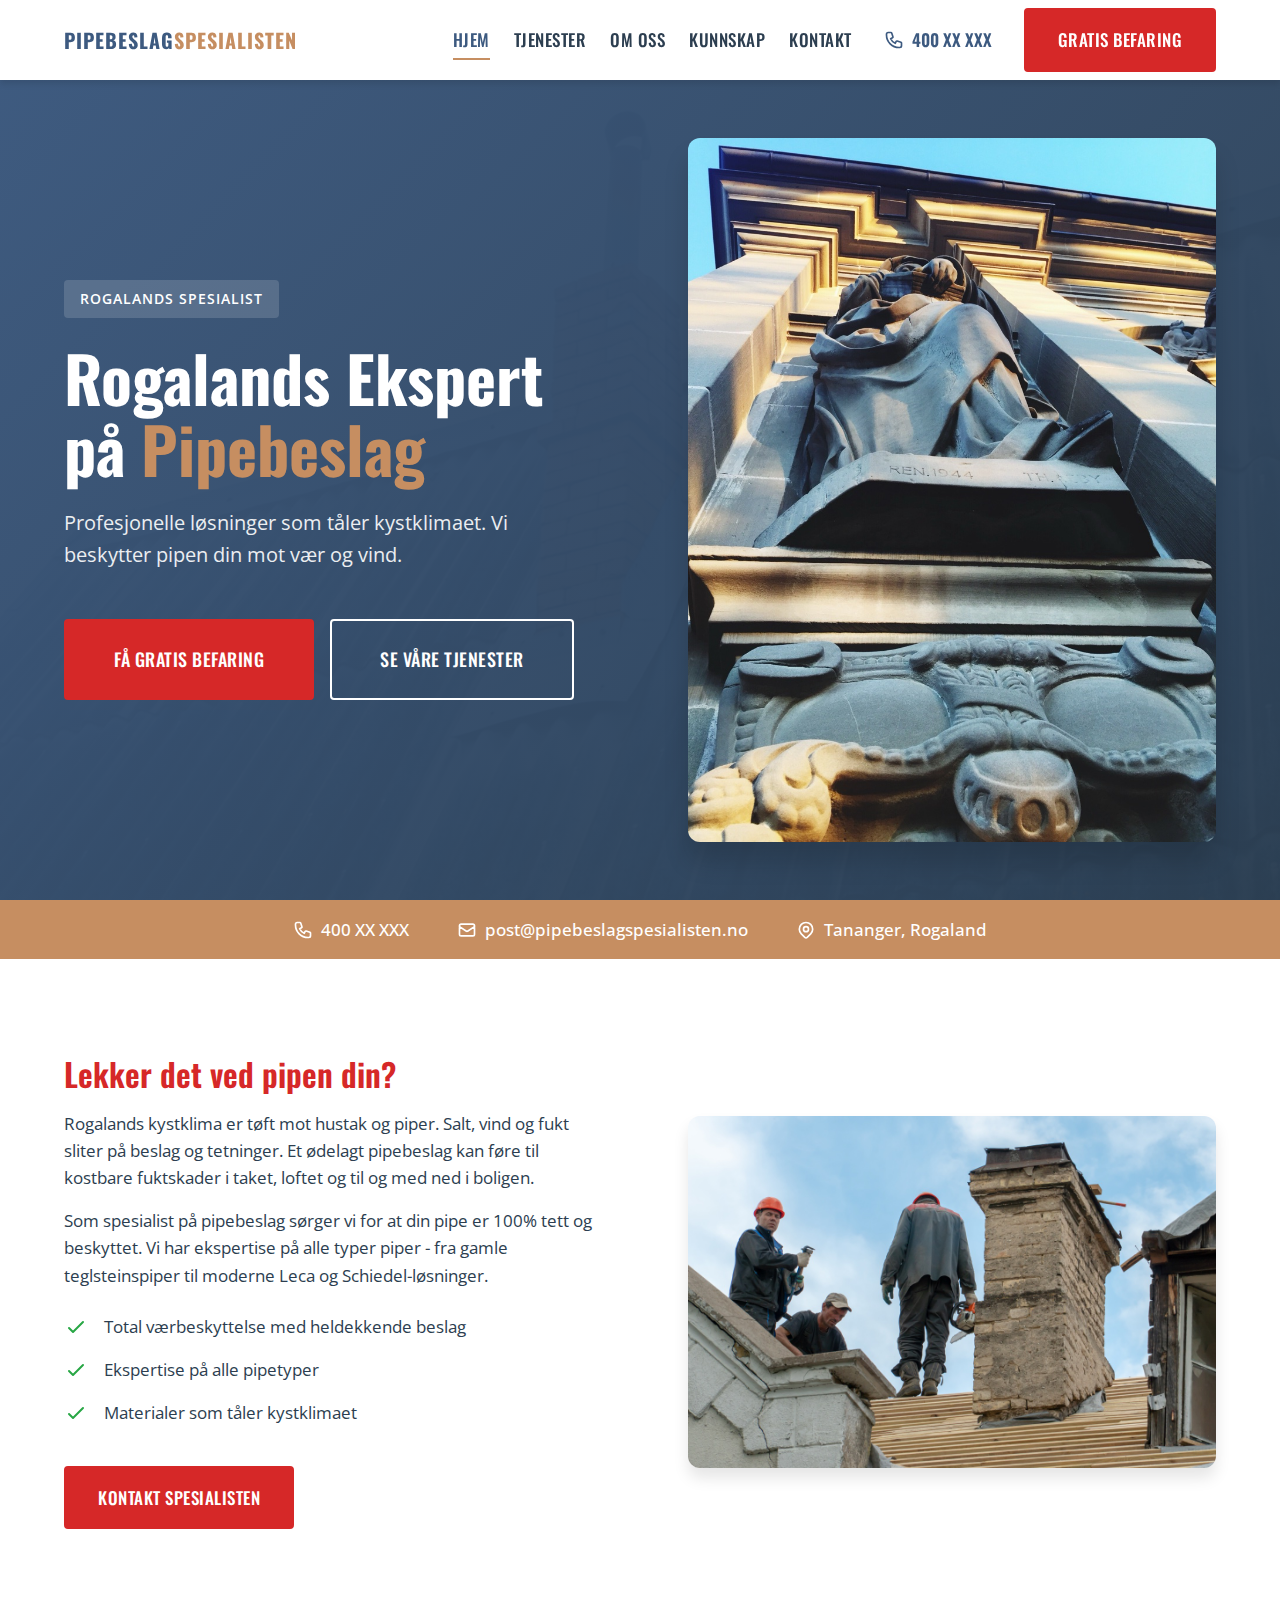
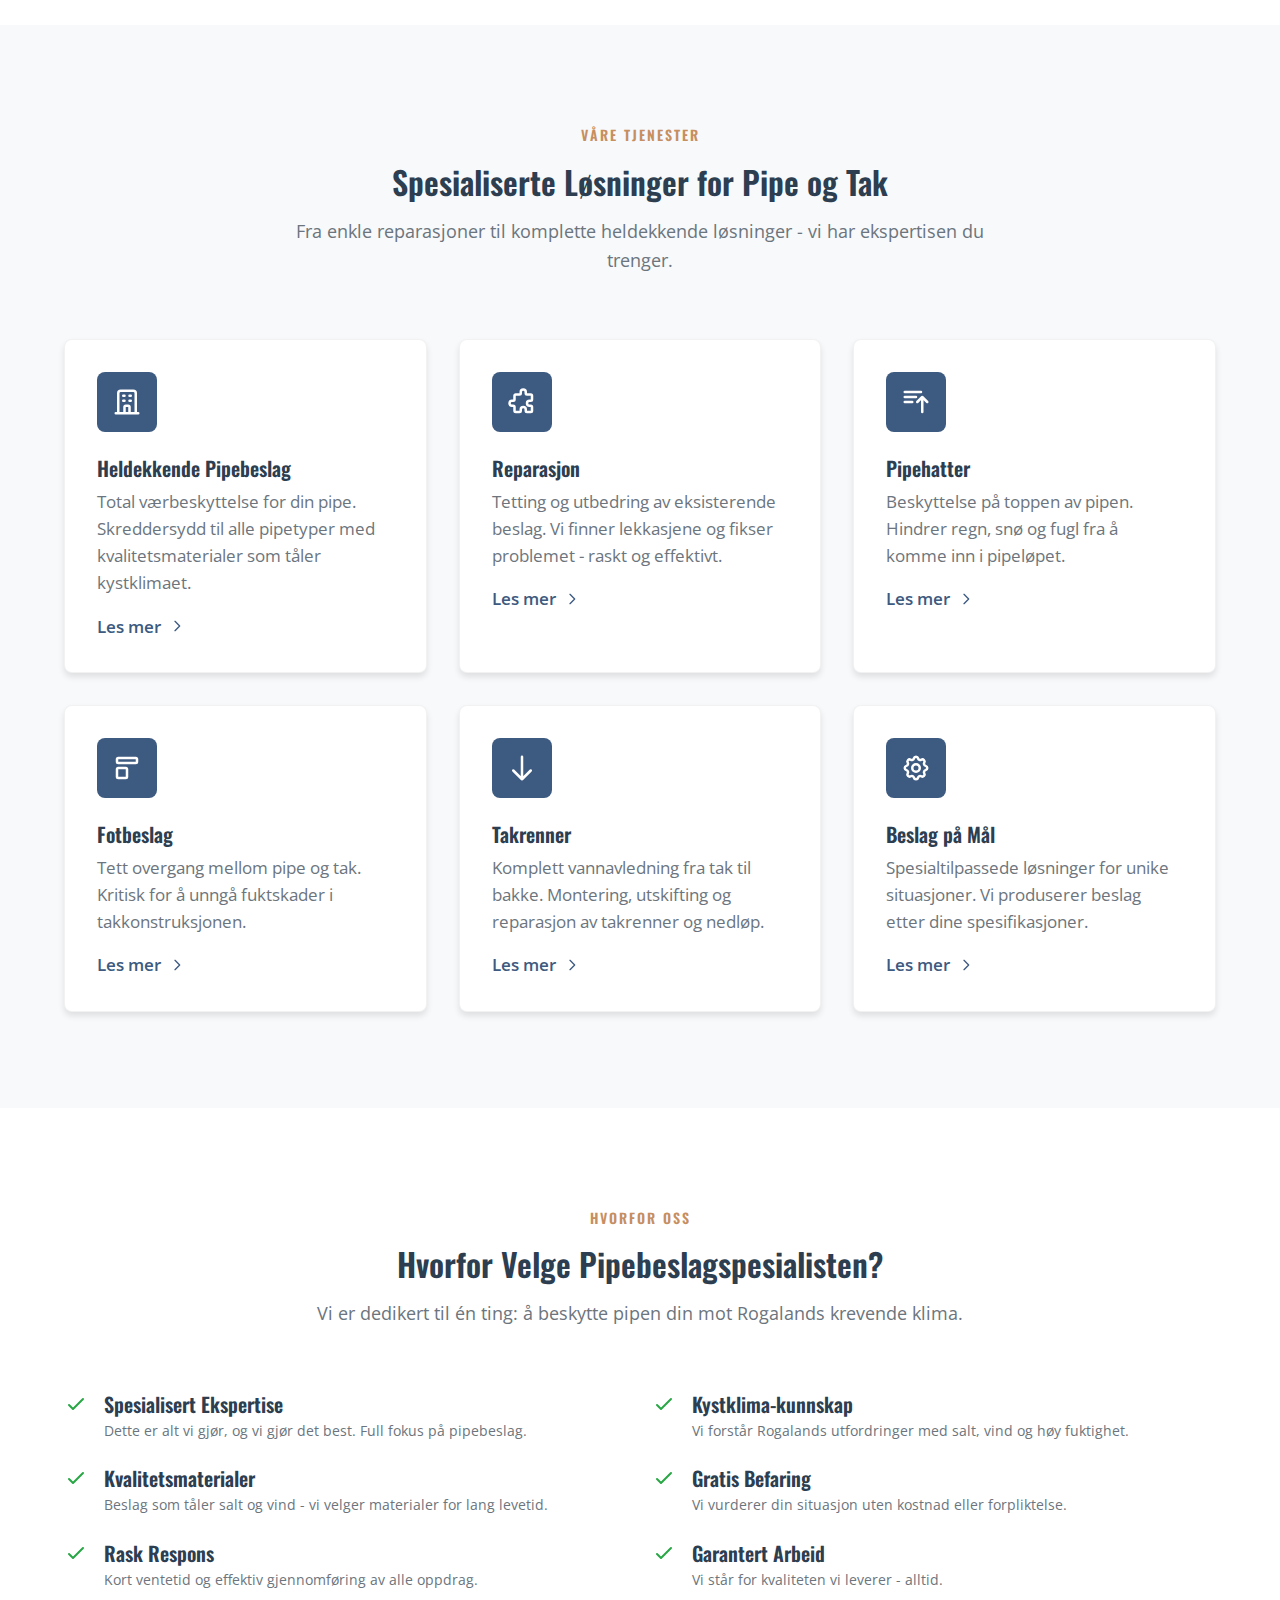
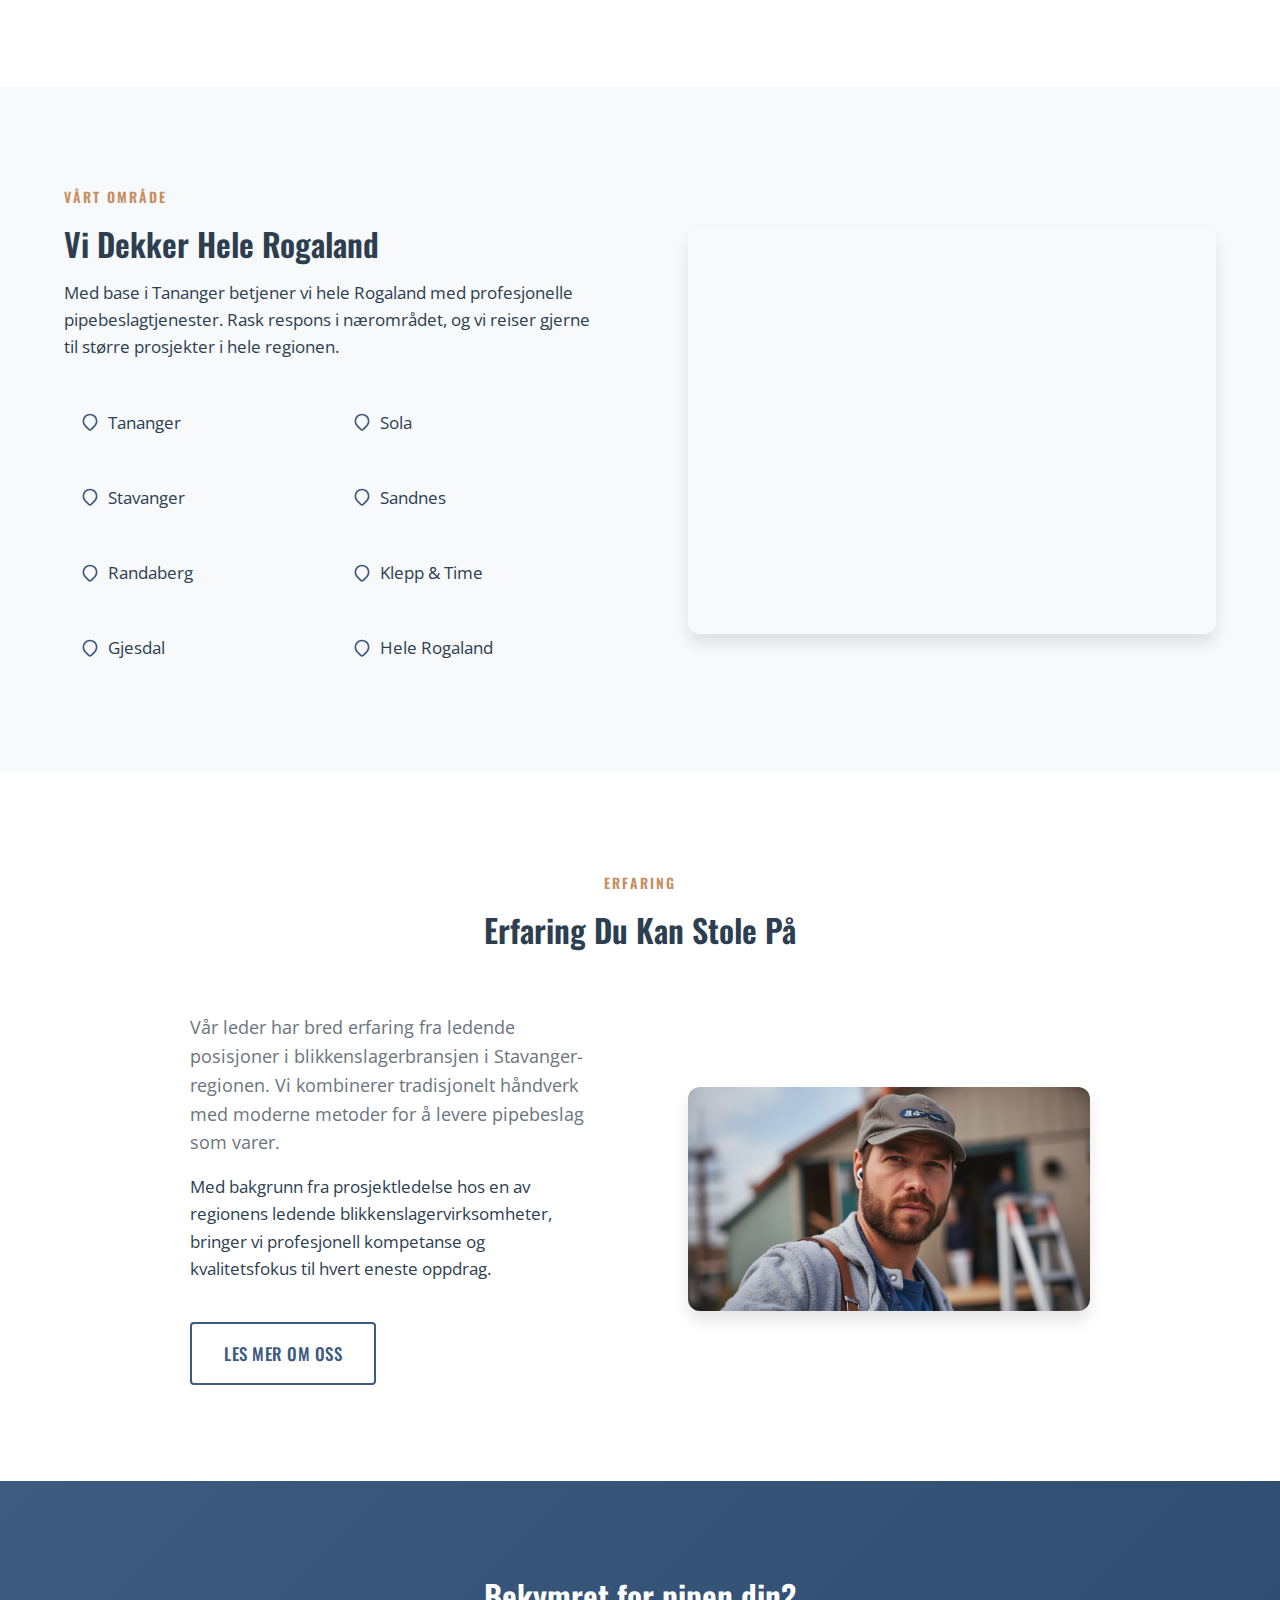
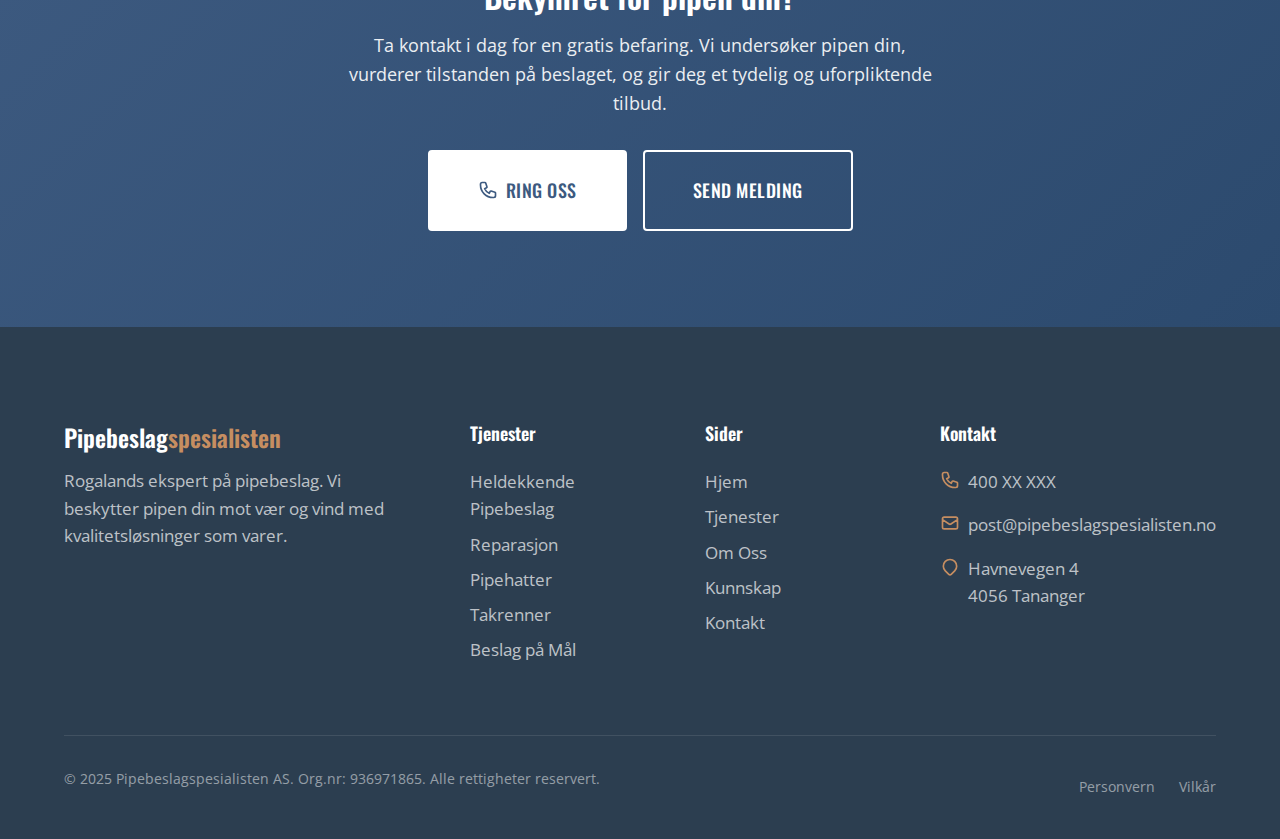
<file: index.html>
<!DOCTYPE html>
<html lang="nb">
<head>
    <meta charset="UTF-8">
    <meta name="viewport" content="width=device-width, initial-scale=1.0">
    <meta http-equiv="X-UA-Compatible" content="IE=edge">

    <!-- SEO Meta Tags -->
    <title>Pipebeslag Stavanger & Rogaland | Pipebeslagspesialisten AS</title>
    <meta name="description" content="Spesialist på pipebeslag i Stavanger, Sola og Rogaland. Heldekkende pipebeslag, reparasjon, pipehatter. Gratis befaring. Ring oss!">
    <meta name="keywords" content="pipebeslag, stavanger, rogaland, heldekkende pipebeslag, pipehatt, takrenner, blikkenslager, tananger, sola">
    <meta name="author" content="Pipebeslagspesialisten AS">
    <meta name="robots" content="index, follow">

    <!-- Canonical URL -->
    <link rel="canonical" href="https://pipebeslagspesialisten.no/">

    <!-- Open Graph / Social Media -->
    <meta property="og:type" content="website">
    <meta property="og:url" content="https://pipebeslagspesialisten.no/">
    <meta property="og:title" content="Pipebeslag Stavanger & Rogaland | Pipebeslagspesialisten AS">
    <meta property="og:description" content="Spesialist på pipebeslag i Stavanger, Sola og Rogaland. Heldekkende pipebeslag, reparasjon, pipehatter. Gratis befaring.">
    <meta property="og:locale" content="nb_NO">

    <!-- Favicon -->
    <link rel="icon" type="image/x-icon" href="favicon.ico">

    <!-- Google Fonts -->
    <link rel="preconnect" href="https://fonts.googleapis.com">
    <link rel="preconnect" href="https://fonts.gstatic.com" crossorigin>
    <link href="https://fonts.googleapis.com/css2?family=Open+Sans:wght@400;500;600;700&family=Oswald:wght@400;500;600;700&display=swap" rel="stylesheet">

    <!-- Stylesheets -->
    <link rel="stylesheet" href="css/style.css">
    <link rel="stylesheet" href="css/responsive.css">

    <!-- Schema.org Structured Data -->
    <script type="application/ld+json">
    {
        "@context": "https://schema.org",
        "@type": "RoofingContractor",
        "name": "Pipebeslagspesialisten AS",
        "description": "Spesialist på pipebeslag i Stavanger og Rogaland. Heldekkende pipebeslag, reparasjon, pipehatter for alle pipetyper.",
        "url": "https://pipebeslagspesialisten.no",
        "telephone": "+4740000000",
        "email": "post@pipebeslagspesialisten.no",
        "address": {
            "@type": "PostalAddress",
            "streetAddress": "Havnevegen 4",
            "addressLocality": "Tananger",
            "postalCode": "4056",
            "addressCountry": "NO"
        },
        "geo": {
            "@type": "GeoCoordinates",
            "latitude": 58.9339,
            "longitude": 5.5781
        },
        "areaServed": [
            "Tananger",
            "Sola",
            "Stavanger",
            "Sandnes",
            "Randaberg",
            "Rogaland"
        ],
        "priceRange": "$$",
        "openingHoursSpecification": {
            "@type": "OpeningHoursSpecification",
            "dayOfWeek": ["Monday", "Tuesday", "Wednesday", "Thursday", "Friday"],
            "opens": "07:00",
            "closes": "16:00"
        }
    }
    </script>
</head>
<body>
    <!-- Header -->
    <header class="header">
        <div class="container header__container">
            <a href="index.html" class="header__logo">
                <span class="header__logo-text">Pipebeslag<span>spesialisten</span></span>
            </a>

            <nav class="nav">
                <div class="nav__overlay"></div>
                <ul class="nav__list">
                    <li><a href="index.html" class="nav__link nav__link--active">Hjem</a></li>
                    <li><a href="tjenester.html" class="nav__link">Tjenester</a></li>
                    <li><a href="om-oss.html" class="nav__link">Om Oss</a></li>
                    <li><a href="kunnskap.html" class="nav__link">Kunnskap</a></li>
                    <li><a href="kontakt.html" class="nav__link">Kontakt</a></li>
                </ul>
                <a href="tel:+4740000000" class="nav__phone">
                    <svg xmlns="http://www.w3.org/2000/svg" fill="none" viewBox="0 0 24 24" stroke="currentColor">
                        <path stroke-linecap="round" stroke-linejoin="round" stroke-width="2" d="M3 5a2 2 0 012-2h3.28a1 1 0 01.948.684l1.498 4.493a1 1 0 01-.502 1.21l-2.257 1.13a11.042 11.042 0 005.516 5.516l1.13-2.257a1 1 0 011.21-.502l4.493 1.498a1 1 0 01.684.949V19a2 2 0 01-2 2h-1C9.716 21 3 14.284 3 6V5z"/>
                    </svg>
                    400 XX XXX
                </a>
                <a href="kontakt.html" class="btn btn--primary nav__cta">Gratis Befaring</a>
                <button class="nav__toggle" aria-label="Meny">
                    <span></span>
                    <span></span>
                    <span></span>
                </button>
            </nav>
        </div>
    </header>

    <!-- Hero Section -->
    <section class="hero">
        <div class="hero__background">
            <img src="images/hero/hero-bg.jpg" alt="Pipebeslag installasjon" loading="eager">
            <div class="hero__overlay"></div>
        </div>
        <div class="container hero__container">
            <div class="hero__content">
                <span class="hero__badge">Rogalands Spesialist</span>
                <h1 class="hero__title">Rogalands Ekspert på <span>Pipebeslag</span></h1>
                <p class="hero__subtitle">Profesjonelle løsninger som tåler kystklimaet. Vi beskytter pipen din mot vær og vind.</p>
                <div class="hero__buttons">
                    <a href="kontakt.html" class="btn btn--primary btn--large">Få Gratis Befaring</a>
                    <a href="tjenester.html" class="btn btn--outline-white btn--large">Se Våre Tjenester</a>
                </div>
            </div>
            <div class="hero__image">
                <img src="images/hero/hero-image.jpg" alt="Profesjonelt pipebeslag">
            </div>
        </div>
    </section>

    <!-- Quick Contact Bar -->
    <div class="quick-contact">
        <div class="container quick-contact__container">
            <div class="quick-contact__item">
                <svg xmlns="http://www.w3.org/2000/svg" fill="none" viewBox="0 0 24 24" stroke="currentColor">
                    <path stroke-linecap="round" stroke-linejoin="round" stroke-width="2" d="M3 5a2 2 0 012-2h3.28a1 1 0 01.948.684l1.498 4.493a1 1 0 01-.502 1.21l-2.257 1.13a11.042 11.042 0 005.516 5.516l1.13-2.257a1 1 0 011.21-.502l4.493 1.498a1 1 0 01.684.949V19a2 2 0 01-2 2h-1C9.716 21 3 14.284 3 6V5z"/>
                </svg>
                <a href="tel:+4740000000">400 XX XXX</a>
            </div>
            <div class="quick-contact__item">
                <svg xmlns="http://www.w3.org/2000/svg" fill="none" viewBox="0 0 24 24" stroke="currentColor">
                    <path stroke-linecap="round" stroke-linejoin="round" stroke-width="2" d="M3 8l7.89 5.26a2 2 0 002.22 0L21 8M5 19h14a2 2 0 002-2V7a2 2 0 00-2-2H5a2 2 0 00-2 2v10a2 2 0 002 2z"/>
                </svg>
                <a href="mailto:post@pipebeslagspesialisten.no">post@pipebeslagspesialisten.no</a>
            </div>
            <div class="quick-contact__item">
                <svg xmlns="http://www.w3.org/2000/svg" fill="none" viewBox="0 0 24 24" stroke="currentColor">
                    <path stroke-linecap="round" stroke-linejoin="round" stroke-width="2" d="M17.657 16.657L13.414 20.9a1.998 1.998 0 01-2.827 0l-4.244-4.243a8 8 0 1111.314 0z"/>
                    <path stroke-linecap="round" stroke-linejoin="round" stroke-width="2" d="M15 11a3 3 0 11-6 0 3 3 0 016 0z"/>
                </svg>
                Tananger, Rogaland
            </div>
        </div>
    </div>

    <!-- Problem/Solution Section -->
    <section class="section">
        <div class="container">
            <div class="problem-solution">
                <div class="problem-solution__content">
                    <h2>Lekker det ved pipen din?</h2>
                    <p>Rogalands kystklima er tøft mot hustak og piper. Salt, vind og fukt sliter på beslag og tetninger. Et ødelagt pipebeslag kan føre til kostbare fuktskader i taket, loftet og til og med ned i boligen.</p>
                    <p>Som spesialist på pipebeslag sørger vi for at din pipe er 100% tett og beskyttet. Vi har ekspertise på alle typer piper - fra gamle teglsteinspiper til moderne Leca og Schiedel-løsninger.</p>
                    <ul class="problem-solution__list">
                        <li>
                            <svg xmlns="http://www.w3.org/2000/svg" fill="none" viewBox="0 0 24 24" stroke="currentColor">
                                <path stroke-linecap="round" stroke-linejoin="round" stroke-width="2" d="M5 13l4 4L19 7"/>
                            </svg>
                            <span>Total værbeskyttelse med heldekkende beslag</span>
                        </li>
                        <li>
                            <svg xmlns="http://www.w3.org/2000/svg" fill="none" viewBox="0 0 24 24" stroke="currentColor">
                                <path stroke-linecap="round" stroke-linejoin="round" stroke-width="2" d="M5 13l4 4L19 7"/>
                            </svg>
                            <span>Ekspertise på alle pipetyper</span>
                        </li>
                        <li>
                            <svg xmlns="http://www.w3.org/2000/svg" fill="none" viewBox="0 0 24 24" stroke="currentColor">
                                <path stroke-linecap="round" stroke-linejoin="round" stroke-width="2" d="M5 13l4 4L19 7"/>
                            </svg>
                            <span>Materialer som tåler kystklimaet</span>
                        </li>
                    </ul>
                    <a href="kontakt.html" class="btn btn--primary mt-3">Kontakt Spesialisten</a>
                </div>
                <div class="problem-solution__image">
                    <img src="images/services/problem-solution.jpg" alt="Profesjonelt pipebeslag arbeid">
                </div>
            </div>
        </div>
    </section>

    <!-- Services Section -->
    <section class="section section--light">
        <div class="container">
            <div class="section-header">
                <span class="section-header__label">Våre Tjenester</span>
                <h2 class="section-header__title">Spesialiserte Løsninger for Pipe og Tak</h2>
                <p class="section-header__description">Fra enkle reparasjoner til komplette heldekkende løsninger - vi har ekspertisen du trenger.</p>
            </div>

            <div class="services-grid">
                <div class="service-card">
                    <div class="service-card__icon">
                        <svg xmlns="http://www.w3.org/2000/svg" fill="none" viewBox="0 0 24 24" stroke="currentColor">
                            <path stroke-linecap="round" stroke-linejoin="round" stroke-width="2" d="M19 21V5a2 2 0 00-2-2H7a2 2 0 00-2 2v16m14 0h2m-2 0h-5m-9 0H3m2 0h5M9 7h1m-1 4h1m4-4h1m-1 4h1m-5 10v-5a1 1 0 011-1h2a1 1 0 011 1v5m-4 0h4"/>
                        </svg>
                    </div>
                    <h3 class="service-card__title">Heldekkende Pipebeslag</h3>
                    <p class="service-card__description">Total værbeskyttelse for din pipe. Skreddersydd til alle pipetyper med kvalitetsmaterialer som tåler kystklimaet.</p>
                    <a href="tjenester.html#heldekkende" class="service-card__link">
                        Les mer
                        <svg xmlns="http://www.w3.org/2000/svg" fill="none" viewBox="0 0 24 24" stroke="currentColor">
                            <path stroke-linecap="round" stroke-linejoin="round" stroke-width="2" d="M9 5l7 7-7 7"/>
                        </svg>
                    </a>
                </div>

                <div class="service-card">
                    <div class="service-card__icon">
                        <svg xmlns="http://www.w3.org/2000/svg" fill="none" viewBox="0 0 24 24" stroke="currentColor">
                            <path stroke-linecap="round" stroke-linejoin="round" stroke-width="2" d="M11 4a2 2 0 114 0v1a1 1 0 001 1h3a1 1 0 011 1v3a1 1 0 01-1 1h-1a2 2 0 100 4h1a1 1 0 011 1v3a1 1 0 01-1 1h-3a1 1 0 01-1-1v-1a2 2 0 10-4 0v1a1 1 0 01-1 1H7a1 1 0 01-1-1v-3a1 1 0 00-1-1H4a2 2 0 110-4h1a1 1 0 001-1V7a1 1 0 011-1h3a1 1 0 001-1V4z"/>
                        </svg>
                    </div>
                    <h3 class="service-card__title">Reparasjon</h3>
                    <p class="service-card__description">Tetting og utbedring av eksisterende beslag. Vi finner lekkasjene og fikser problemet - raskt og effektivt.</p>
                    <a href="tjenester.html#reparasjon" class="service-card__link">
                        Les mer
                        <svg xmlns="http://www.w3.org/2000/svg" fill="none" viewBox="0 0 24 24" stroke="currentColor">
                            <path stroke-linecap="round" stroke-linejoin="round" stroke-width="2" d="M9 5l7 7-7 7"/>
                        </svg>
                    </a>
                </div>

                <div class="service-card">
                    <div class="service-card__icon">
                        <svg xmlns="http://www.w3.org/2000/svg" fill="none" viewBox="0 0 24 24" stroke="currentColor">
                            <path stroke-linecap="round" stroke-linejoin="round" stroke-width="2" d="M3 4h13M3 8h9m-9 4h6m4 0l4-4m0 0l4 4m-4-4v12"/>
                        </svg>
                    </div>
                    <h3 class="service-card__title">Pipehatter</h3>
                    <p class="service-card__description">Beskyttelse på toppen av pipen. Hindrer regn, snø og fugl fra å komme inn i pipeløpet.</p>
                    <a href="tjenester.html#pipehatter" class="service-card__link">
                        Les mer
                        <svg xmlns="http://www.w3.org/2000/svg" fill="none" viewBox="0 0 24 24" stroke="currentColor">
                            <path stroke-linecap="round" stroke-linejoin="round" stroke-width="2" d="M9 5l7 7-7 7"/>
                        </svg>
                    </a>
                </div>

                <div class="service-card">
                    <div class="service-card__icon">
                        <svg xmlns="http://www.w3.org/2000/svg" fill="none" viewBox="0 0 24 24" stroke="currentColor">
                            <path stroke-linecap="round" stroke-linejoin="round" stroke-width="2" d="M4 5a1 1 0 011-1h14a1 1 0 011 1v2a1 1 0 01-1 1H5a1 1 0 01-1-1V5zM4 13a1 1 0 011-1h6a1 1 0 011 1v6a1 1 0 01-1 1H5a1 1 0 01-1-1v-6z"/>
                        </svg>
                    </div>
                    <h3 class="service-card__title">Fotbeslag</h3>
                    <p class="service-card__description">Tett overgang mellom pipe og tak. Kritisk for å unngå fuktskader i takkonstruksjonen.</p>
                    <a href="tjenester.html#fotbeslag" class="service-card__link">
                        Les mer
                        <svg xmlns="http://www.w3.org/2000/svg" fill="none" viewBox="0 0 24 24" stroke="currentColor">
                            <path stroke-linecap="round" stroke-linejoin="round" stroke-width="2" d="M9 5l7 7-7 7"/>
                        </svg>
                    </a>
                </div>

                <div class="service-card">
                    <div class="service-card__icon">
                        <svg xmlns="http://www.w3.org/2000/svg" fill="none" viewBox="0 0 24 24" stroke="currentColor">
                            <path stroke-linecap="round" stroke-linejoin="round" stroke-width="2" d="M19 14l-7 7m0 0l-7-7m7 7V3"/>
                        </svg>
                    </div>
                    <h3 class="service-card__title">Takrenner</h3>
                    <p class="service-card__description">Komplett vannavledning fra tak til bakke. Montering, utskifting og reparasjon av takrenner og nedløp.</p>
                    <a href="tjenester.html#takrenner" class="service-card__link">
                        Les mer
                        <svg xmlns="http://www.w3.org/2000/svg" fill="none" viewBox="0 0 24 24" stroke="currentColor">
                            <path stroke-linecap="round" stroke-linejoin="round" stroke-width="2" d="M9 5l7 7-7 7"/>
                        </svg>
                    </a>
                </div>

                <div class="service-card">
                    <div class="service-card__icon">
                        <svg xmlns="http://www.w3.org/2000/svg" fill="none" viewBox="0 0 24 24" stroke="currentColor">
                            <path stroke-linecap="round" stroke-linejoin="round" stroke-width="2" d="M10.325 4.317c.426-1.756 2.924-1.756 3.35 0a1.724 1.724 0 002.573 1.066c1.543-.94 3.31.826 2.37 2.37a1.724 1.724 0 001.065 2.572c1.756.426 1.756 2.924 0 3.35a1.724 1.724 0 00-1.066 2.573c.94 1.543-.826 3.31-2.37 2.37a1.724 1.724 0 00-2.572 1.065c-.426 1.756-2.924 1.756-3.35 0a1.724 1.724 0 00-2.573-1.066c-1.543.94-3.31-.826-2.37-2.37a1.724 1.724 0 00-1.065-2.572c-1.756-.426-1.756-2.924 0-3.35a1.724 1.724 0 001.066-2.573c-.94-1.543.826-3.31 2.37-2.37.996.608 2.296.07 2.572-1.065z"/>
                            <path stroke-linecap="round" stroke-linejoin="round" stroke-width="2" d="M15 12a3 3 0 11-6 0 3 3 0 016 0z"/>
                        </svg>
                    </div>
                    <h3 class="service-card__title">Beslag på Mål</h3>
                    <p class="service-card__description">Spesialtilpassede løsninger for unike situasjoner. Vi produserer beslag etter dine spesifikasjoner.</p>
                    <a href="tjenester.html#spesialbeslag" class="service-card__link">
                        Les mer
                        <svg xmlns="http://www.w3.org/2000/svg" fill="none" viewBox="0 0 24 24" stroke="currentColor">
                            <path stroke-linecap="round" stroke-linejoin="round" stroke-width="2" d="M9 5l7 7-7 7"/>
                        </svg>
                    </a>
                </div>
            </div>
        </div>
    </section>

    <!-- Why Choose Us Section -->
    <section class="section">
        <div class="container">
            <div class="section-header">
                <span class="section-header__label">Hvorfor Oss</span>
                <h2 class="section-header__title">Hvorfor Velge Pipebeslagspesialisten?</h2>
                <p class="section-header__description">Vi er dedikert til én ting: å beskytte pipen din mot Rogalands krevende klima.</p>
            </div>

            <div class="features-list">
                <div class="feature-item">
                    <svg class="feature-item__icon" xmlns="http://www.w3.org/2000/svg" fill="none" viewBox="0 0 24 24" stroke="currentColor">
                        <path stroke-linecap="round" stroke-linejoin="round" stroke-width="2" d="M5 13l4 4L19 7"/>
                    </svg>
                    <div class="feature-item__content">
                        <h4>Spesialisert Ekspertise</h4>
                        <p>Dette er alt vi gjør, og vi gjør det best. Full fokus på pipebeslag.</p>
                    </div>
                </div>

                <div class="feature-item">
                    <svg class="feature-item__icon" xmlns="http://www.w3.org/2000/svg" fill="none" viewBox="0 0 24 24" stroke="currentColor">
                        <path stroke-linecap="round" stroke-linejoin="round" stroke-width="2" d="M5 13l4 4L19 7"/>
                    </svg>
                    <div class="feature-item__content">
                        <h4>Kystklima-kunnskap</h4>
                        <p>Vi forstår Rogalands utfordringer med salt, vind og høy fuktighet.</p>
                    </div>
                </div>

                <div class="feature-item">
                    <svg class="feature-item__icon" xmlns="http://www.w3.org/2000/svg" fill="none" viewBox="0 0 24 24" stroke="currentColor">
                        <path stroke-linecap="round" stroke-linejoin="round" stroke-width="2" d="M5 13l4 4L19 7"/>
                    </svg>
                    <div class="feature-item__content">
                        <h4>Kvalitetsmaterialer</h4>
                        <p>Beslag som tåler salt og vind - vi velger materialer for lang levetid.</p>
                    </div>
                </div>

                <div class="feature-item">
                    <svg class="feature-item__icon" xmlns="http://www.w3.org/2000/svg" fill="none" viewBox="0 0 24 24" stroke="currentColor">
                        <path stroke-linecap="round" stroke-linejoin="round" stroke-width="2" d="M5 13l4 4L19 7"/>
                    </svg>
                    <div class="feature-item__content">
                        <h4>Gratis Befaring</h4>
                        <p>Vi vurderer din situasjon uten kostnad eller forpliktelse.</p>
                    </div>
                </div>

                <div class="feature-item">
                    <svg class="feature-item__icon" xmlns="http://www.w3.org/2000/svg" fill="none" viewBox="0 0 24 24" stroke="currentColor">
                        <path stroke-linecap="round" stroke-linejoin="round" stroke-width="2" d="M5 13l4 4L19 7"/>
                    </svg>
                    <div class="feature-item__content">
                        <h4>Rask Respons</h4>
                        <p>Kort ventetid og effektiv gjennomføring av alle oppdrag.</p>
                    </div>
                </div>

                <div class="feature-item">
                    <svg class="feature-item__icon" xmlns="http://www.w3.org/2000/svg" fill="none" viewBox="0 0 24 24" stroke="currentColor">
                        <path stroke-linecap="round" stroke-linejoin="round" stroke-width="2" d="M5 13l4 4L19 7"/>
                    </svg>
                    <div class="feature-item__content">
                        <h4>Garantert Arbeid</h4>
                        <p>Vi står for kvaliteten vi leverer - alltid.</p>
                    </div>
                </div>
            </div>
        </div>
    </section>

    <!-- Service Area Section -->
    <section class="section section--light">
        <div class="container">
            <div class="service-area">
                <div class="service-area__content">
                    <span class="section-header__label">Vårt Område</span>
                    <h2>Vi Dekker Hele Rogaland</h2>
                    <p>Med base i Tananger betjener vi hele Rogaland med profesjonelle pipebeslagtjenester. Rask respons i nærområdet, og vi reiser gjerne til større prosjekter i hele regionen.</p>

                    <div class="service-area__list">
                        <div class="service-area__item">
                            <svg xmlns="http://www.w3.org/2000/svg" fill="none" viewBox="0 0 24 24" stroke="currentColor">
                                <path stroke-linecap="round" stroke-linejoin="round" stroke-width="2" d="M17.657 16.657L13.414 20.9a1.998 1.998 0 01-2.827 0l-4.244-4.243a8 8 0 1111.314 0z"/>
                            </svg>
                            Tananger
                        </div>
                        <div class="service-area__item">
                            <svg xmlns="http://www.w3.org/2000/svg" fill="none" viewBox="0 0 24 24" stroke="currentColor">
                                <path stroke-linecap="round" stroke-linejoin="round" stroke-width="2" d="M17.657 16.657L13.414 20.9a1.998 1.998 0 01-2.827 0l-4.244-4.243a8 8 0 1111.314 0z"/>
                            </svg>
                            Sola
                        </div>
                        <div class="service-area__item">
                            <svg xmlns="http://www.w3.org/2000/svg" fill="none" viewBox="0 0 24 24" stroke="currentColor">
                                <path stroke-linecap="round" stroke-linejoin="round" stroke-width="2" d="M17.657 16.657L13.414 20.9a1.998 1.998 0 01-2.827 0l-4.244-4.243a8 8 0 1111.314 0z"/>
                            </svg>
                            Stavanger
                        </div>
                        <div class="service-area__item">
                            <svg xmlns="http://www.w3.org/2000/svg" fill="none" viewBox="0 0 24 24" stroke="currentColor">
                                <path stroke-linecap="round" stroke-linejoin="round" stroke-width="2" d="M17.657 16.657L13.414 20.9a1.998 1.998 0 01-2.827 0l-4.244-4.243a8 8 0 1111.314 0z"/>
                            </svg>
                            Sandnes
                        </div>
                        <div class="service-area__item">
                            <svg xmlns="http://www.w3.org/2000/svg" fill="none" viewBox="0 0 24 24" stroke="currentColor">
                                <path stroke-linecap="round" stroke-linejoin="round" stroke-width="2" d="M17.657 16.657L13.414 20.9a1.998 1.998 0 01-2.827 0l-4.244-4.243a8 8 0 1111.314 0z"/>
                            </svg>
                            Randaberg
                        </div>
                        <div class="service-area__item">
                            <svg xmlns="http://www.w3.org/2000/svg" fill="none" viewBox="0 0 24 24" stroke="currentColor">
                                <path stroke-linecap="round" stroke-linejoin="round" stroke-width="2" d="M17.657 16.657L13.414 20.9a1.998 1.998 0 01-2.827 0l-4.244-4.243a8 8 0 1111.314 0z"/>
                            </svg>
                            Klepp & Time
                        </div>
                        <div class="service-area__item">
                            <svg xmlns="http://www.w3.org/2000/svg" fill="none" viewBox="0 0 24 24" stroke="currentColor">
                                <path stroke-linecap="round" stroke-linejoin="round" stroke-width="2" d="M17.657 16.657L13.414 20.9a1.998 1.998 0 01-2.827 0l-4.244-4.243a8 8 0 1111.314 0z"/>
                            </svg>
                            Gjesdal
                        </div>
                        <div class="service-area__item">
                            <svg xmlns="http://www.w3.org/2000/svg" fill="none" viewBox="0 0 24 24" stroke="currentColor">
                                <path stroke-linecap="round" stroke-linejoin="round" stroke-width="2" d="M17.657 16.657L13.414 20.9a1.998 1.998 0 01-2.827 0l-4.244-4.243a8 8 0 1111.314 0z"/>
                            </svg>
                            Hele Rogaland
                        </div>
                    </div>
                </div>

                <div class="service-area__map">
                    <iframe
                        src="https://www.google.com/maps/embed?pb=!1m18!1m12!1m3!1d2050.8!2d5.5781!3d58.9339!2m3!1f0!2f0!3f0!3m2!1i1024!2i768!4f13.1!3m3!1m2!1s0x0%3A0x0!2zNTjCsDU2JzAyLjAiTiA1wrAzNCc0MS4yIkU!5e0!3m2!1sno!2sno!4v1234567890"
                        width="100%"
                        height="400"
                        style="border:0;"
                        allowfullscreen=""
                        loading="lazy"
                        referrerpolicy="no-referrer-when-downgrade"
                        title="Pipebeslagspesialisten lokasjon">
                    </iframe>
                </div>
            </div>
        </div>
    </section>

    <!-- Social Proof Section -->
    <section class="section">
        <div class="container">
            <div class="section-header">
                <span class="section-header__label">Erfaring</span>
                <h2 class="section-header__title">Erfaring Du Kan Stole På</h2>
            </div>

            <div class="about-intro" style="max-width: 900px; margin: 0 auto;">
                <div>
                    <p class="lead">Vår leder har bred erfaring fra ledende posisjoner i blikkenslagerbransjen i Stavanger-regionen. Vi kombinerer tradisjonelt håndverk med moderne metoder for å levere pipebeslag som varer.</p>
                    <p>Med bakgrunn fra prosjektledelse hos en av regionens ledende blikkenslagervirksomheter, bringer vi profesjonell kompetanse og kvalitetsfokus til hvert eneste oppdrag.</p>
                    <a href="om-oss.html" class="btn btn--secondary mt-3">Les Mer Om Oss</a>
                </div>
                <div class="about-intro__image">
                    <img src="images/about/about-home.jpg" alt="Profesjonelt håndverk">
                </div>
            </div>
        </div>
    </section>

    <!-- CTA Section -->
    <section class="cta-section">
        <div class="container">
            <h2>Bekymret for pipen din?</h2>
            <p>Ta kontakt i dag for en gratis befaring. Vi undersøker pipen din, vurderer tilstanden på beslaget, og gir deg et tydelig og uforpliktende tilbud.</p>
            <div class="cta-section__buttons">
                <a href="tel:+4740000000" class="btn btn--white btn--large">
                    <svg xmlns="http://www.w3.org/2000/svg" fill="none" viewBox="0 0 24 24" stroke="currentColor" width="20" height="20">
                        <path stroke-linecap="round" stroke-linejoin="round" stroke-width="2" d="M3 5a2 2 0 012-2h3.28a1 1 0 01.948.684l1.498 4.493a1 1 0 01-.502 1.21l-2.257 1.13a11.042 11.042 0 005.516 5.516l1.13-2.257a1 1 0 011.21-.502l4.493 1.498a1 1 0 01.684.949V19a2 2 0 01-2 2h-1C9.716 21 3 14.284 3 6V5z"/>
                    </svg>
                    Ring Oss
                </a>
                <a href="kontakt.html" class="btn btn--outline-white btn--large">Send Melding</a>
            </div>
        </div>
    </section>

    <!-- Footer -->
    <footer class="footer">
        <div class="container">
            <div class="footer__grid">
                <div class="footer__brand">
                    <h3>Pipebeslag<span>spesialisten</span></h3>
                    <p>Rogalands ekspert på pipebeslag. Vi beskytter pipen din mot vær og vind med kvalitetsløsninger som varer.</p>
                </div>

                <div class="footer__column">
                    <h4>Tjenester</h4>
                    <ul class="footer__links">
                        <li><a href="tjenester.html#heldekkende">Heldekkende Pipebeslag</a></li>
                        <li><a href="tjenester.html#reparasjon">Reparasjon</a></li>
                        <li><a href="tjenester.html#pipehatter">Pipehatter</a></li>
                        <li><a href="tjenester.html#takrenner">Takrenner</a></li>
                        <li><a href="tjenester.html#spesialbeslag">Beslag på Mål</a></li>
                    </ul>
                </div>

                <div class="footer__column">
                    <h4>Sider</h4>
                    <ul class="footer__links">
                        <li><a href="index.html">Hjem</a></li>
                        <li><a href="tjenester.html">Tjenester</a></li>
                        <li><a href="om-oss.html">Om Oss</a></li>
                        <li><a href="kunnskap.html">Kunnskap</a></li>
                        <li><a href="kontakt.html">Kontakt</a></li>
                    </ul>
                </div>

                <div class="footer__column">
                    <h4>Kontakt</h4>
                    <ul class="footer__contact">
                        <li>
                            <svg xmlns="http://www.w3.org/2000/svg" fill="none" viewBox="0 0 24 24" stroke="currentColor">
                                <path stroke-linecap="round" stroke-linejoin="round" stroke-width="2" d="M3 5a2 2 0 012-2h3.28a1 1 0 01.948.684l1.498 4.493a1 1 0 01-.502 1.21l-2.257 1.13a11.042 11.042 0 005.516 5.516l1.13-2.257a1 1 0 011.21-.502l4.493 1.498a1 1 0 01.684.949V19a2 2 0 01-2 2h-1C9.716 21 3 14.284 3 6V5z"/>
                            </svg>
                            <a href="tel:+4740000000">400 XX XXX</a>
                        </li>
                        <li>
                            <svg xmlns="http://www.w3.org/2000/svg" fill="none" viewBox="0 0 24 24" stroke="currentColor">
                                <path stroke-linecap="round" stroke-linejoin="round" stroke-width="2" d="M3 8l7.89 5.26a2 2 0 002.22 0L21 8M5 19h14a2 2 0 002-2V7a2 2 0 00-2-2H5a2 2 0 00-2 2v10a2 2 0 002 2z"/>
                            </svg>
                            <a href="mailto:post@pipebeslagspesialisten.no">post@pipebeslagspesialisten.no</a>
                        </li>
                        <li>
                            <svg xmlns="http://www.w3.org/2000/svg" fill="none" viewBox="0 0 24 24" stroke="currentColor">
                                <path stroke-linecap="round" stroke-linejoin="round" stroke-width="2" d="M17.657 16.657L13.414 20.9a1.998 1.998 0 01-2.827 0l-4.244-4.243a8 8 0 1111.314 0z"/>
                            </svg>
                            <span>Havnevegen 4<br>4056 Tananger</span>
                        </li>
                    </ul>
                </div>
            </div>

            <div class="footer__bottom">
                <p class="footer__copyright">&copy; 2025 Pipebeslagspesialisten AS. Org.nr: 936971865. Alle rettigheter reservert.</p>
                <div class="footer__legal">
                    <a href="#">Personvern</a>
                    <a href="#">Vilkår</a>
                </div>
            </div>
        </div>
    </footer>

    <!-- Mobile CTA -->
    <a href="tel:+4740000000" class="mobile-cta">
        <svg xmlns="http://www.w3.org/2000/svg" fill="none" viewBox="0 0 24 24" stroke="currentColor">
            <path stroke-linecap="round" stroke-linejoin="round" stroke-width="2" d="M3 5a2 2 0 012-2h3.28a1 1 0 01.948.684l1.498 4.493a1 1 0 01-.502 1.21l-2.257 1.13a11.042 11.042 0 005.516 5.516l1.13-2.257a1 1 0 011.21-.502l4.493 1.498a1 1 0 01.684.949V19a2 2 0 01-2 2h-1C9.716 21 3 14.284 3 6V5z"/>
        </svg>
        Ring for Gratis Befaring
    </a>

    <!-- JavaScript -->
    <script src="js/main.js"></script>
</body>
</html>
</file>
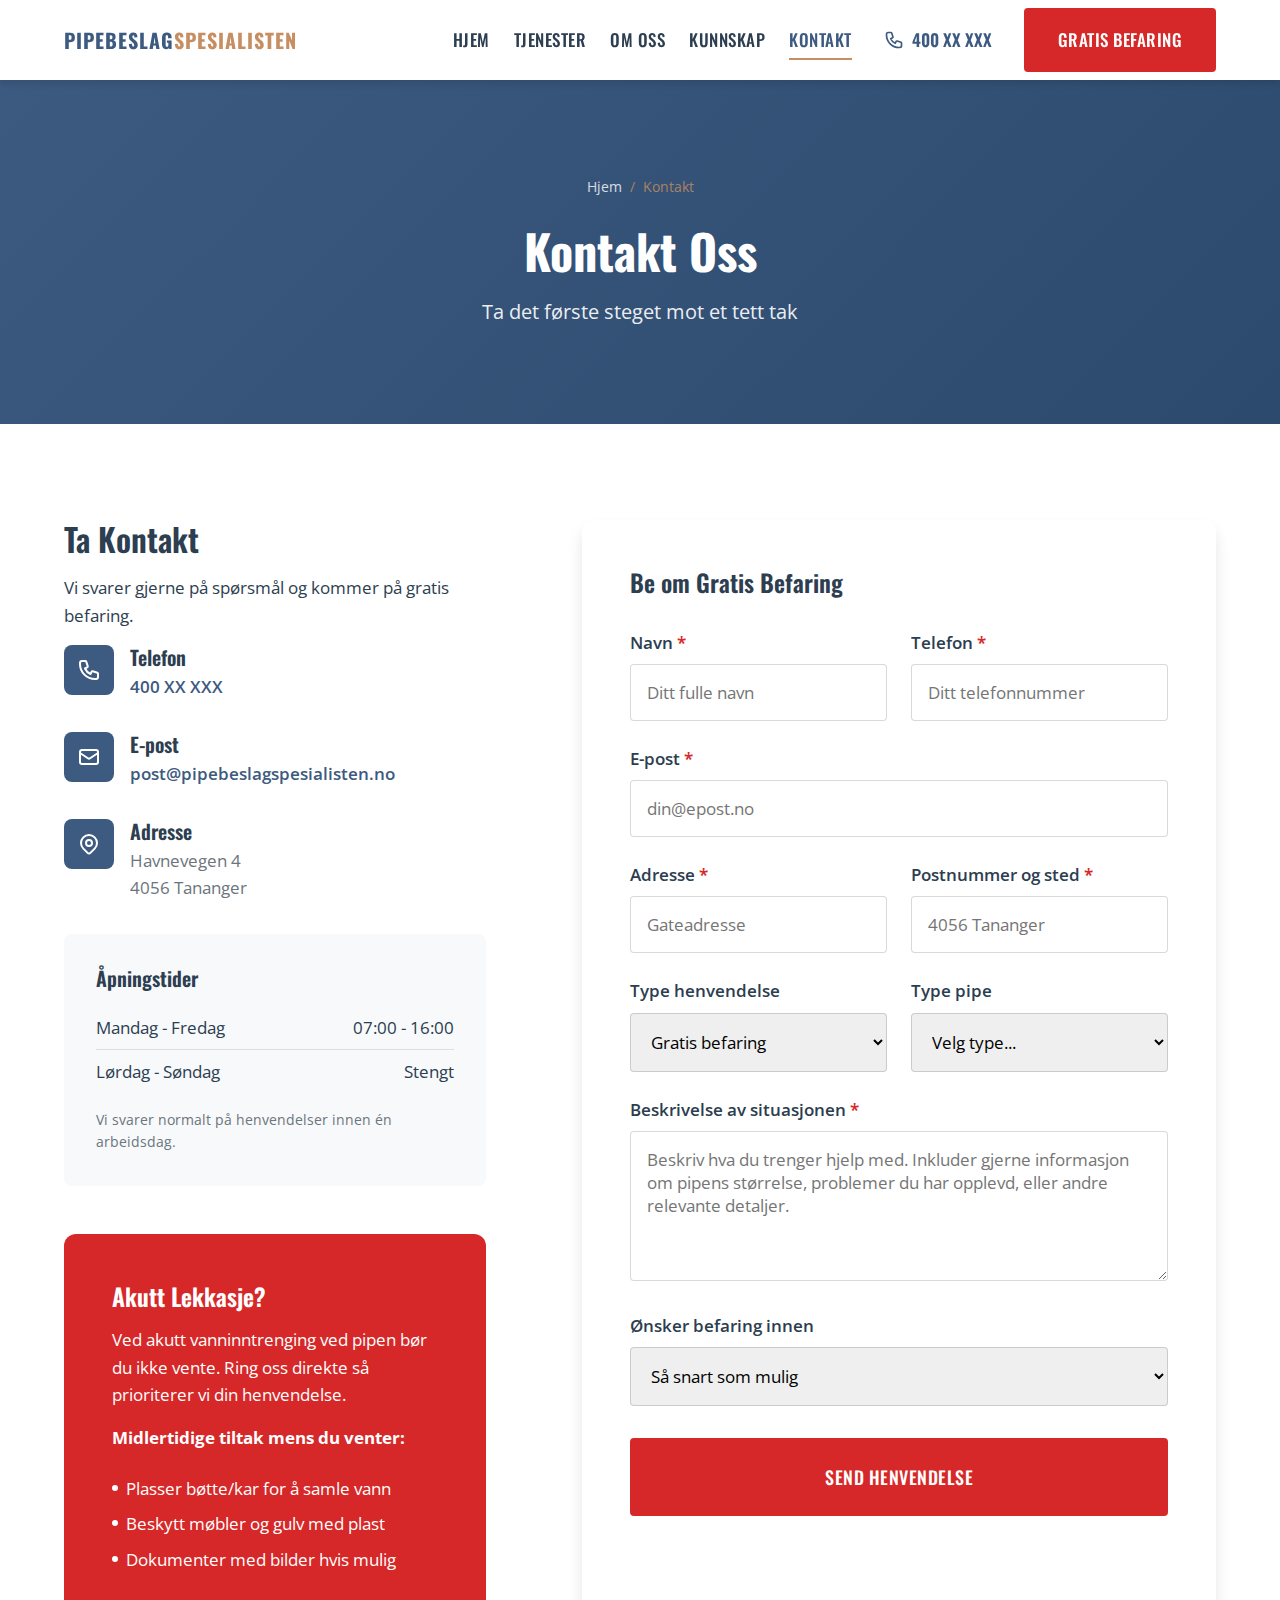
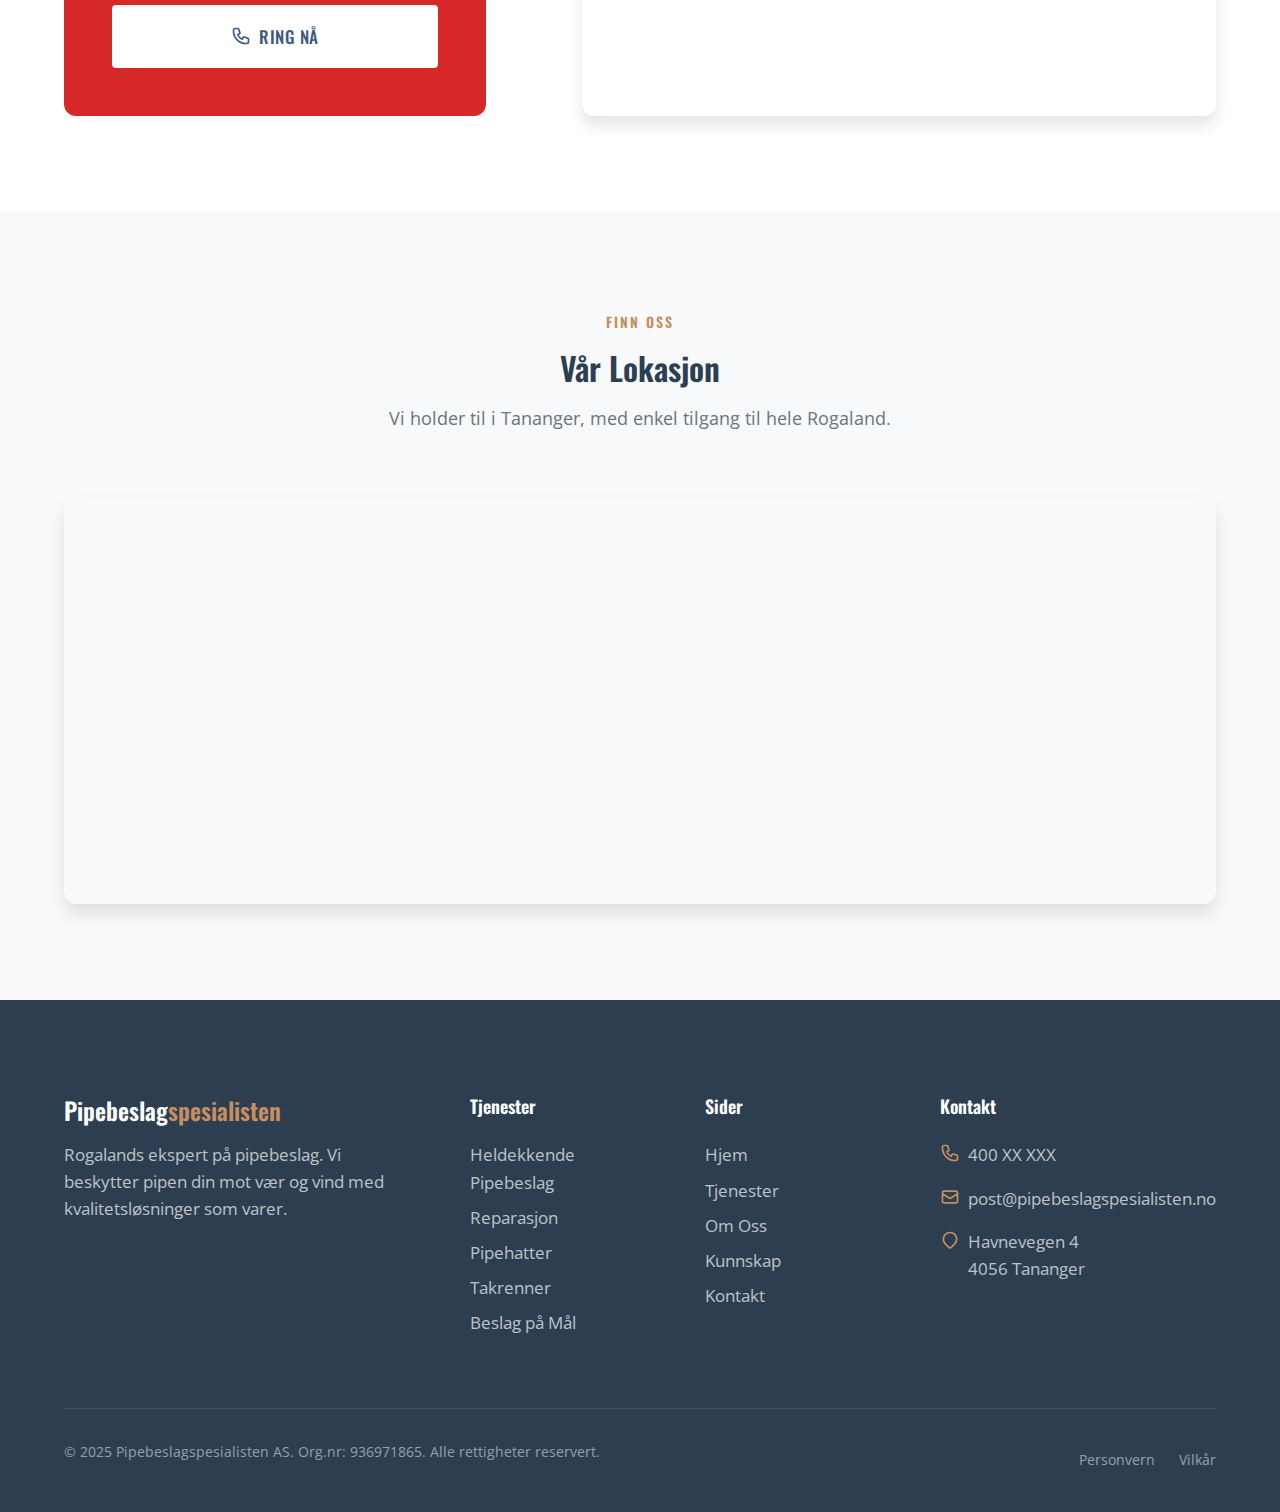
<file: kontakt.html>
<!DOCTYPE html>
<html lang="nb" class="page-contact">
<head>
    <meta charset="UTF-8">
    <meta name="viewport" content="width=device-width, initial-scale=1.0">
    <meta http-equiv="X-UA-Compatible" content="IE=edge">

    <!-- SEO Meta Tags -->
    <title>Kontakt | Gratis Befaring | Pipebeslagspesialisten AS</title>
    <meta name="description" content="Kontakt Pipebeslagspesialisten for pipebeslag i Stavanger og Rogaland. Gratis befaring. Rask respons på henvendelser.">
    <meta name="keywords" content="kontakt pipebeslagspesialisten, pipebeslag stavanger kontakt, gratis befaring, blikkenslager tananger">
    <meta name="author" content="Pipebeslagspesialisten AS">
    <meta name="robots" content="index, follow">

    <!-- Canonical URL -->
    <link rel="canonical" href="https://pipebeslagspesialisten.no/kontakt.html">

    <!-- Open Graph / Social Media -->
    <meta property="og:type" content="website">
    <meta property="og:url" content="https://pipebeslagspesialisten.no/kontakt.html">
    <meta property="og:title" content="Kontakt | Pipebeslagspesialisten AS">
    <meta property="og:description" content="Kontakt Pipebeslagspesialisten for pipebeslag i Stavanger og Rogaland. Gratis befaring.">
    <meta property="og:locale" content="nb_NO">

    <!-- Favicon -->
    <link rel="icon" type="image/x-icon" href="favicon.ico">

    <!-- Google Fonts -->
    <link rel="preconnect" href="https://fonts.googleapis.com">
    <link rel="preconnect" href="https://fonts.gstatic.com" crossorigin>
    <link href="https://fonts.googleapis.com/css2?family=Open+Sans:wght@400;500;600;700&family=Oswald:wght@400;500;600;700&display=swap" rel="stylesheet">

    <!-- Stylesheets -->
    <link rel="stylesheet" href="css/style.css">
    <link rel="stylesheet" href="css/responsive.css">
</head>
<body>
    <!-- Header -->
    <header class="header">
        <div class="container header__container">
            <a href="index.html" class="header__logo">
                <span class="header__logo-text">Pipebeslag<span>spesialisten</span></span>
            </a>

            <nav class="nav">
                <div class="nav__overlay"></div>
                <ul class="nav__list">
                    <li><a href="index.html" class="nav__link">Hjem</a></li>
                    <li><a href="tjenester.html" class="nav__link">Tjenester</a></li>
                    <li><a href="om-oss.html" class="nav__link">Om Oss</a></li>
                    <li><a href="kunnskap.html" class="nav__link">Kunnskap</a></li>
                    <li><a href="kontakt.html" class="nav__link nav__link--active">Kontakt</a></li>
                </ul>
                <a href="tel:+4740000000" class="nav__phone">
                    <svg xmlns="http://www.w3.org/2000/svg" fill="none" viewBox="0 0 24 24" stroke="currentColor">
                        <path stroke-linecap="round" stroke-linejoin="round" stroke-width="2" d="M3 5a2 2 0 012-2h3.28a1 1 0 01.948.684l1.498 4.493a1 1 0 01-.502 1.21l-2.257 1.13a11.042 11.042 0 005.516 5.516l1.13-2.257a1 1 0 011.21-.502l4.493 1.498a1 1 0 01.684.949V19a2 2 0 01-2 2h-1C9.716 21 3 14.284 3 6V5z"/>
                    </svg>
                    400 XX XXX
                </a>
                <a href="kontakt.html" class="btn btn--primary nav__cta">Gratis Befaring</a>
                <button class="nav__toggle" aria-label="Meny">
                    <span></span>
                    <span></span>
                    <span></span>
                </button>
            </nav>
        </div>
    </header>

    <!-- Page Header -->
    <section class="page-header">
        <div class="container">
            <nav class="breadcrumb">
                <a href="index.html">Hjem</a>
                <span>/</span>
                <span>Kontakt</span>
            </nav>
            <h1>Kontakt Oss</h1>
            <p>Ta det første steget mot et tett tak</p>
        </div>
    </section>

    <!-- Contact Section -->
    <section class="section">
        <div class="container">
            <div class="contact-grid">
                <!-- Contact Info -->
                <div class="contact-info">
                    <h2>Ta Kontakt</h2>
                    <p>Vi svarer gjerne på spørsmål og kommer på gratis befaring.</p>

                    <div class="contact-info__item">
                        <div class="contact-info__icon">
                            <svg xmlns="http://www.w3.org/2000/svg" fill="none" viewBox="0 0 24 24" stroke="currentColor">
                                <path stroke-linecap="round" stroke-linejoin="round" stroke-width="2" d="M3 5a2 2 0 012-2h3.28a1 1 0 01.948.684l1.498 4.493a1 1 0 01-.502 1.21l-2.257 1.13a11.042 11.042 0 005.516 5.516l1.13-2.257a1 1 0 011.21-.502l4.493 1.498a1 1 0 01.684.949V19a2 2 0 01-2 2h-1C9.716 21 3 14.284 3 6V5z"/>
                            </svg>
                        </div>
                        <div class="contact-info__text">
                            <h4>Telefon</h4>
                            <p><a href="tel:+4740000000">400 XX XXX</a></p>
                        </div>
                    </div>

                    <div class="contact-info__item">
                        <div class="contact-info__icon">
                            <svg xmlns="http://www.w3.org/2000/svg" fill="none" viewBox="0 0 24 24" stroke="currentColor">
                                <path stroke-linecap="round" stroke-linejoin="round" stroke-width="2" d="M3 8l7.89 5.26a2 2 0 002.22 0L21 8M5 19h14a2 2 0 002-2V7a2 2 0 00-2-2H5a2 2 0 00-2 2v10a2 2 0 002 2z"/>
                            </svg>
                        </div>
                        <div class="contact-info__text">
                            <h4>E-post</h4>
                            <p><a href="mailto:post@pipebeslagspesialisten.no">post@pipebeslagspesialisten.no</a></p>
                        </div>
                    </div>

                    <div class="contact-info__item">
                        <div class="contact-info__icon">
                            <svg xmlns="http://www.w3.org/2000/svg" fill="none" viewBox="0 0 24 24" stroke="currentColor">
                                <path stroke-linecap="round" stroke-linejoin="round" stroke-width="2" d="M17.657 16.657L13.414 20.9a1.998 1.998 0 01-2.827 0l-4.244-4.243a8 8 0 1111.314 0z"/>
                                <path stroke-linecap="round" stroke-linejoin="round" stroke-width="2" d="M15 11a3 3 0 11-6 0 3 3 0 016 0z"/>
                            </svg>
                        </div>
                        <div class="contact-info__text">
                            <h4>Adresse</h4>
                            <p>Havnevegen 4<br>4056 Tananger</p>
                        </div>
                    </div>

                    <div class="opening-hours">
                        <h4>Åpningstider</h4>
                        <ul>
                            <li><span>Mandag - Fredag</span><span>07:00 - 16:00</span></li>
                            <li><span>Lørdag - Søndag</span><span>Stengt</span></li>
                        </ul>
                        <p style="font-size: var(--text-sm); color: var(--color-medium); margin-top: var(--space-md);">
                            Vi svarer normalt på henvendelser innen én arbeidsdag.
                        </p>
                    </div>

                    <!-- Emergency Section -->
                    <div class="emergency-section">
                        <h3>Akutt Lekkasje?</h3>
                        <p>Ved akutt vanninntrenging ved pipen bør du ikke vente. Ring oss direkte så prioriterer vi din henvendelse.</p>
                        <p style="margin-top: var(--space-md);"><strong>Midlertidige tiltak mens du venter:</strong></p>
                        <ul>
                            <li>Plasser bøtte/kar for å samle vann</li>
                            <li>Beskytt møbler og gulv med plast</li>
                            <li>Dokumenter med bilder hvis mulig</li>
                        </ul>
                        <a href="tel:+4740000000" class="btn btn--white mt-3" style="width: 100%; justify-content: center;">
                            <svg xmlns="http://www.w3.org/2000/svg" fill="none" viewBox="0 0 24 24" stroke="currentColor" width="20" height="20">
                                <path stroke-linecap="round" stroke-linejoin="round" stroke-width="2" d="M3 5a2 2 0 012-2h3.28a1 1 0 01.948.684l1.498 4.493a1 1 0 01-.502 1.21l-2.257 1.13a11.042 11.042 0 005.516 5.516l1.13-2.257a1 1 0 011.21-.502l4.493 1.498a1 1 0 01.684.949V19a2 2 0 01-2 2h-1C9.716 21 3 14.284 3 6V5z"/>
                            </svg>
                            Ring Nå
                        </a>
                    </div>
                </div>

                <!-- Contact Form -->
                <div class="contact-form">
                    <h3>Be om Gratis Befaring</h3>

                    <form id="contact-form" novalidate>
                        <div class="form-row">
                            <div class="form-group">
                                <label for="name">Navn <span class="required">*</span></label>
                                <input type="text" id="name" name="name" required placeholder="Ditt fulle navn">
                                <span class="form-error"></span>
                            </div>
                            <div class="form-group">
                                <label for="phone">Telefon <span class="required">*</span></label>
                                <input type="tel" id="phone" name="phone" required placeholder="Ditt telefonnummer">
                                <span class="form-error"></span>
                            </div>
                        </div>

                        <div class="form-group">
                            <label for="email">E-post <span class="required">*</span></label>
                            <input type="email" id="email" name="email" required placeholder="din@epost.no">
                            <span class="form-error"></span>
                        </div>

                        <div class="form-row">
                            <div class="form-group">
                                <label for="address">Adresse <span class="required">*</span></label>
                                <input type="text" id="address" name="address" required placeholder="Gateadresse">
                                <span class="form-error"></span>
                            </div>
                            <div class="form-group">
                                <label for="postalCode">Postnummer og sted <span class="required">*</span></label>
                                <input type="text" id="postalCode" name="postalCode" required placeholder="4056 Tananger">
                                <span class="form-error"></span>
                            </div>
                        </div>

                        <div class="form-row">
                            <div class="form-group">
                                <label for="inquiryType">Type henvendelse</label>
                                <select id="inquiryType" name="inquiryType">
                                    <option value="befaring">Gratis befaring</option>
                                    <option value="pris">Prisforespørsel</option>
                                    <option value="akutt">Akutt lekkasje</option>
                                    <option value="generelt">Generelt spørsmål</option>
                                </select>
                            </div>
                            <div class="form-group">
                                <label for="pipeType">Type pipe</label>
                                <select id="pipeType" name="pipeType">
                                    <option value="">Velg type...</option>
                                    <option value="leca">Leca</option>
                                    <option value="tegl">Teglstein</option>
                                    <option value="schiedel">Schiedel</option>
                                    <option value="annen">Annen/vet ikke</option>
                                </select>
                            </div>
                        </div>

                        <div class="form-group">
                            <label for="description">Beskrivelse av situasjonen <span class="required">*</span></label>
                            <textarea id="description" name="description" required placeholder="Beskriv hva du trenger hjelp med. Inkluder gjerne informasjon om pipens størrelse, problemer du har opplevd, eller andre relevante detaljer."></textarea>
                            <span class="form-error"></span>
                        </div>

                        <div class="form-group">
                            <label for="timing">Ønsker befaring innen</label>
                            <select id="timing" name="timing">
                                <option value="snart">Så snart som mulig</option>
                                <option value="uke">Innen 1 uke</option>
                                <option value="maaned">Innen 1 måned</option>
                                <option value="fleksibel">Fleksibel</option>
                            </select>
                        </div>

                        <div class="form-submit">
                            <button type="submit" class="btn btn--primary btn--large" style="width: 100%;">
                                <span class="btn-text">Send Henvendelse</span>
                                <span class="spinner" style="display: none;"></span>
                            </button>
                        </div>
                    </form>

                    <!-- Success Message -->
                    <div class="form-success" id="form-success">
                        <svg xmlns="http://www.w3.org/2000/svg" fill="none" viewBox="0 0 24 24" stroke="currentColor" width="48" height="48" style="color: var(--color-success); margin-bottom: var(--space-md);">
                            <path stroke-linecap="round" stroke-linejoin="round" stroke-width="2" d="M9 12l2 2 4-4m6 2a9 9 0 11-18 0 9 9 0 0118 0z"/>
                        </svg>
                        <h4>Takk for din henvendelse!</h4>
                        <p>Vi har mottatt meldingen din og vil kontakte deg så snart som mulig, vanligvis innen én arbeidsdag.</p>
                        <p style="margin-top: var(--space-md);"><strong>Haster det?</strong> Ring oss direkte på <a href="tel:+4740000000">400 XX XXX</a>.</p>
                    </div>
                </div>
            </div>
        </div>
    </section>

    <!-- Map Section -->
    <section class="section section--light">
        <div class="container">
            <div class="section-header">
                <span class="section-header__label">Finn Oss</span>
                <h2 class="section-header__title">Vår Lokasjon</h2>
                <p class="section-header__description">Vi holder til i Tananger, med enkel tilgang til hele Rogaland.</p>
            </div>

            <div class="map-container">
                <iframe
                    src="https://www.google.com/maps/embed?pb=!1m18!1m12!1m3!1d8203.2!2d5.5731!3d58.9339!2m3!1f0!2f0!3f0!3m2!1i1024!2i768!4f13.1!3m3!1m2!1s0x463a35f4c8db8e67%3A0x8e8e0a0f9f9f9f9f!2sTananger%2C%20Norway!5e0!3m2!1sen!2sno!4v1234567890"
                    width="100%"
                    height="450"
                    style="border:0;"
                    allowfullscreen=""
                    loading="lazy"
                    referrerpolicy="no-referrer-when-downgrade"
                    title="Pipebeslagspesialisten lokasjon i Tananger">
                </iframe>
            </div>
        </div>
    </section>

    <!-- Footer -->
    <footer class="footer">
        <div class="container">
            <div class="footer__grid">
                <div class="footer__brand">
                    <h3>Pipebeslag<span>spesialisten</span></h3>
                    <p>Rogalands ekspert på pipebeslag. Vi beskytter pipen din mot vær og vind med kvalitetsløsninger som varer.</p>
                </div>

                <div class="footer__column">
                    <h4>Tjenester</h4>
                    <ul class="footer__links">
                        <li><a href="tjenester.html#heldekkende">Heldekkende Pipebeslag</a></li>
                        <li><a href="tjenester.html#reparasjon">Reparasjon</a></li>
                        <li><a href="tjenester.html#pipehatter">Pipehatter</a></li>
                        <li><a href="tjenester.html#takrenner">Takrenner</a></li>
                        <li><a href="tjenester.html#spesialbeslag">Beslag på Mål</a></li>
                    </ul>
                </div>

                <div class="footer__column">
                    <h4>Sider</h4>
                    <ul class="footer__links">
                        <li><a href="index.html">Hjem</a></li>
                        <li><a href="tjenester.html">Tjenester</a></li>
                        <li><a href="om-oss.html">Om Oss</a></li>
                        <li><a href="kunnskap.html">Kunnskap</a></li>
                        <li><a href="kontakt.html">Kontakt</a></li>
                    </ul>
                </div>

                <div class="footer__column">
                    <h4>Kontakt</h4>
                    <ul class="footer__contact">
                        <li>
                            <svg xmlns="http://www.w3.org/2000/svg" fill="none" viewBox="0 0 24 24" stroke="currentColor">
                                <path stroke-linecap="round" stroke-linejoin="round" stroke-width="2" d="M3 5a2 2 0 012-2h3.28a1 1 0 01.948.684l1.498 4.493a1 1 0 01-.502 1.21l-2.257 1.13a11.042 11.042 0 005.516 5.516l1.13-2.257a1 1 0 011.21-.502l4.493 1.498a1 1 0 01.684.949V19a2 2 0 01-2 2h-1C9.716 21 3 14.284 3 6V5z"/>
                            </svg>
                            <a href="tel:+4740000000">400 XX XXX</a>
                        </li>
                        <li>
                            <svg xmlns="http://www.w3.org/2000/svg" fill="none" viewBox="0 0 24 24" stroke="currentColor">
                                <path stroke-linecap="round" stroke-linejoin="round" stroke-width="2" d="M3 8l7.89 5.26a2 2 0 002.22 0L21 8M5 19h14a2 2 0 002-2V7a2 2 0 00-2-2H5a2 2 0 00-2 2v10a2 2 0 002 2z"/>
                            </svg>
                            <a href="mailto:post@pipebeslagspesialisten.no">post@pipebeslagspesialisten.no</a>
                        </li>
                        <li>
                            <svg xmlns="http://www.w3.org/2000/svg" fill="none" viewBox="0 0 24 24" stroke="currentColor">
                                <path stroke-linecap="round" stroke-linejoin="round" stroke-width="2" d="M17.657 16.657L13.414 20.9a1.998 1.998 0 01-2.827 0l-4.244-4.243a8 8 0 1111.314 0z"/>
                            </svg>
                            <span>Havnevegen 4<br>4056 Tananger</span>
                        </li>
                    </ul>
                </div>
            </div>

            <div class="footer__bottom">
                <p class="footer__copyright">&copy; 2025 Pipebeslagspesialisten AS. Org.nr: 936971865. Alle rettigheter reservert.</p>
                <div class="footer__legal">
                    <a href="#">Personvern</a>
                    <a href="#">Vilkår</a>
                </div>
            </div>
        </div>
    </footer>

    <!-- JavaScript -->
    <script src="js/main.js"></script>
</body>
</html>
</file>
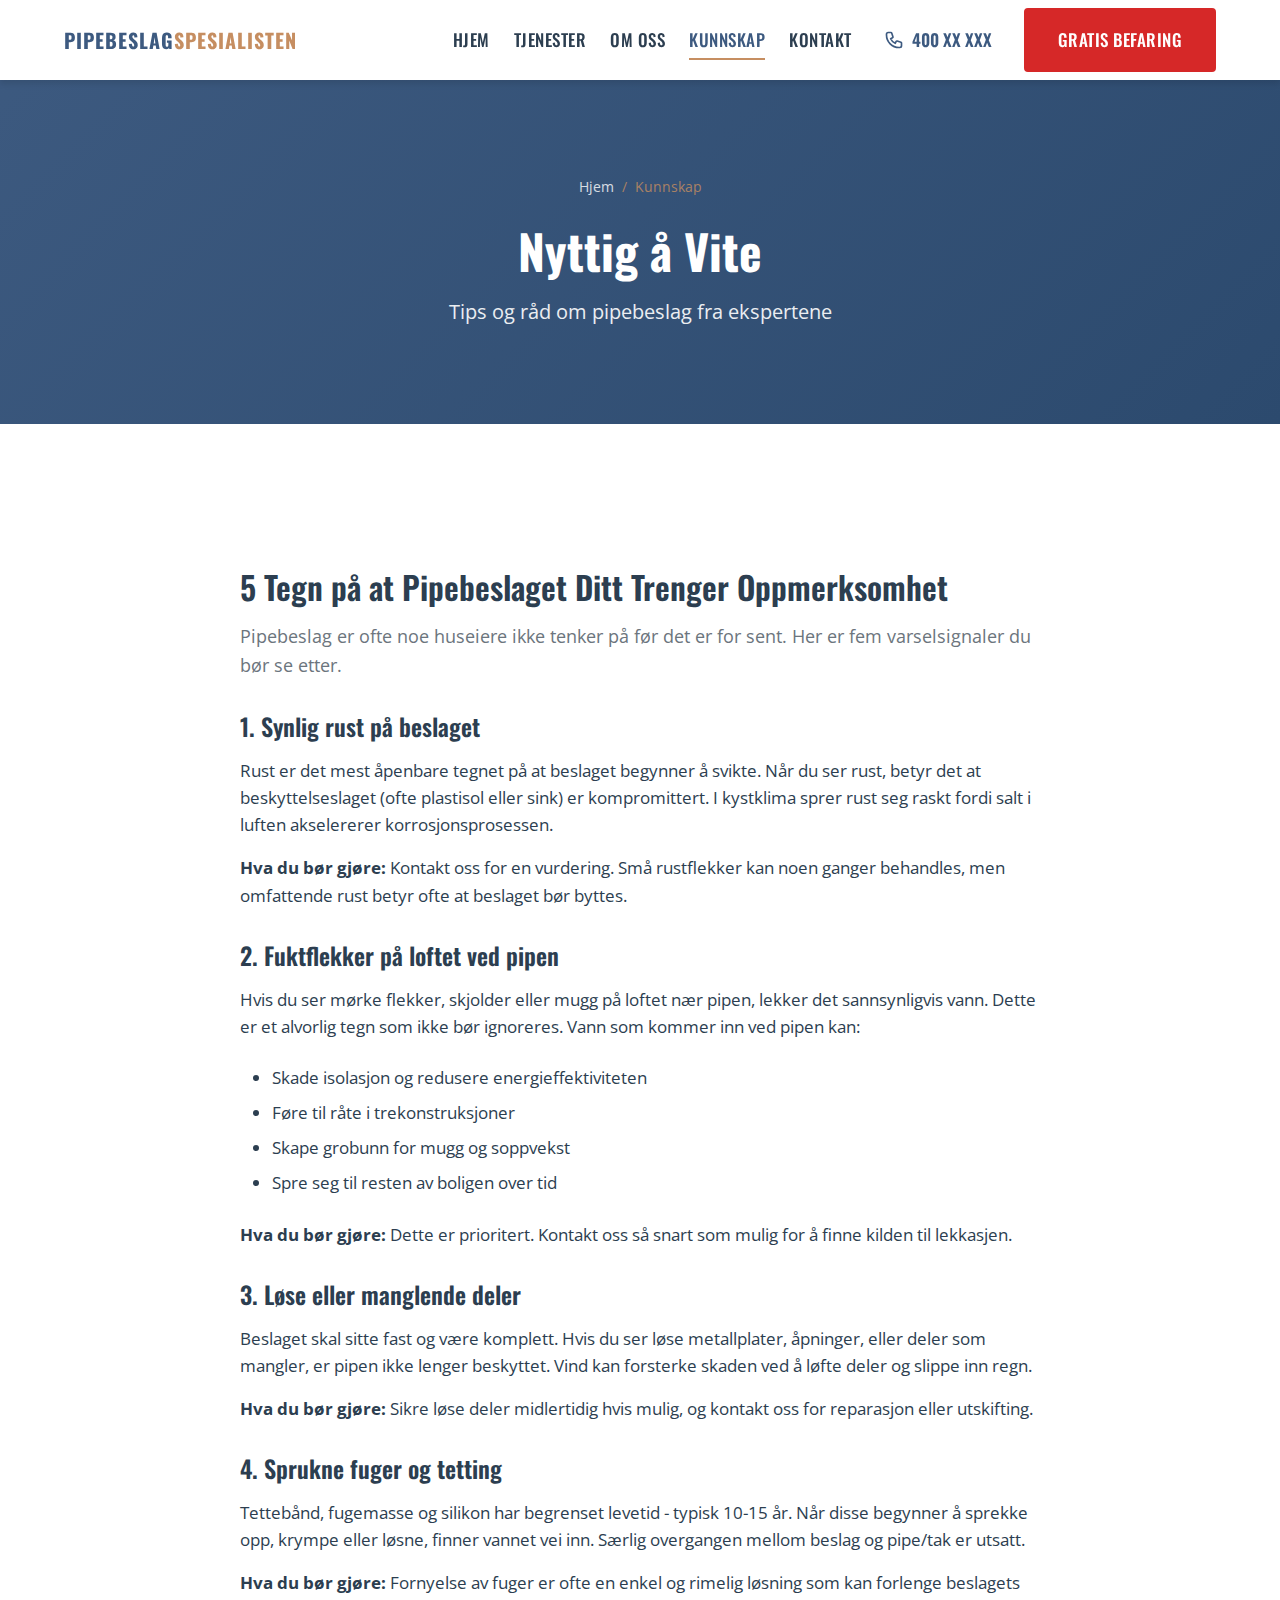
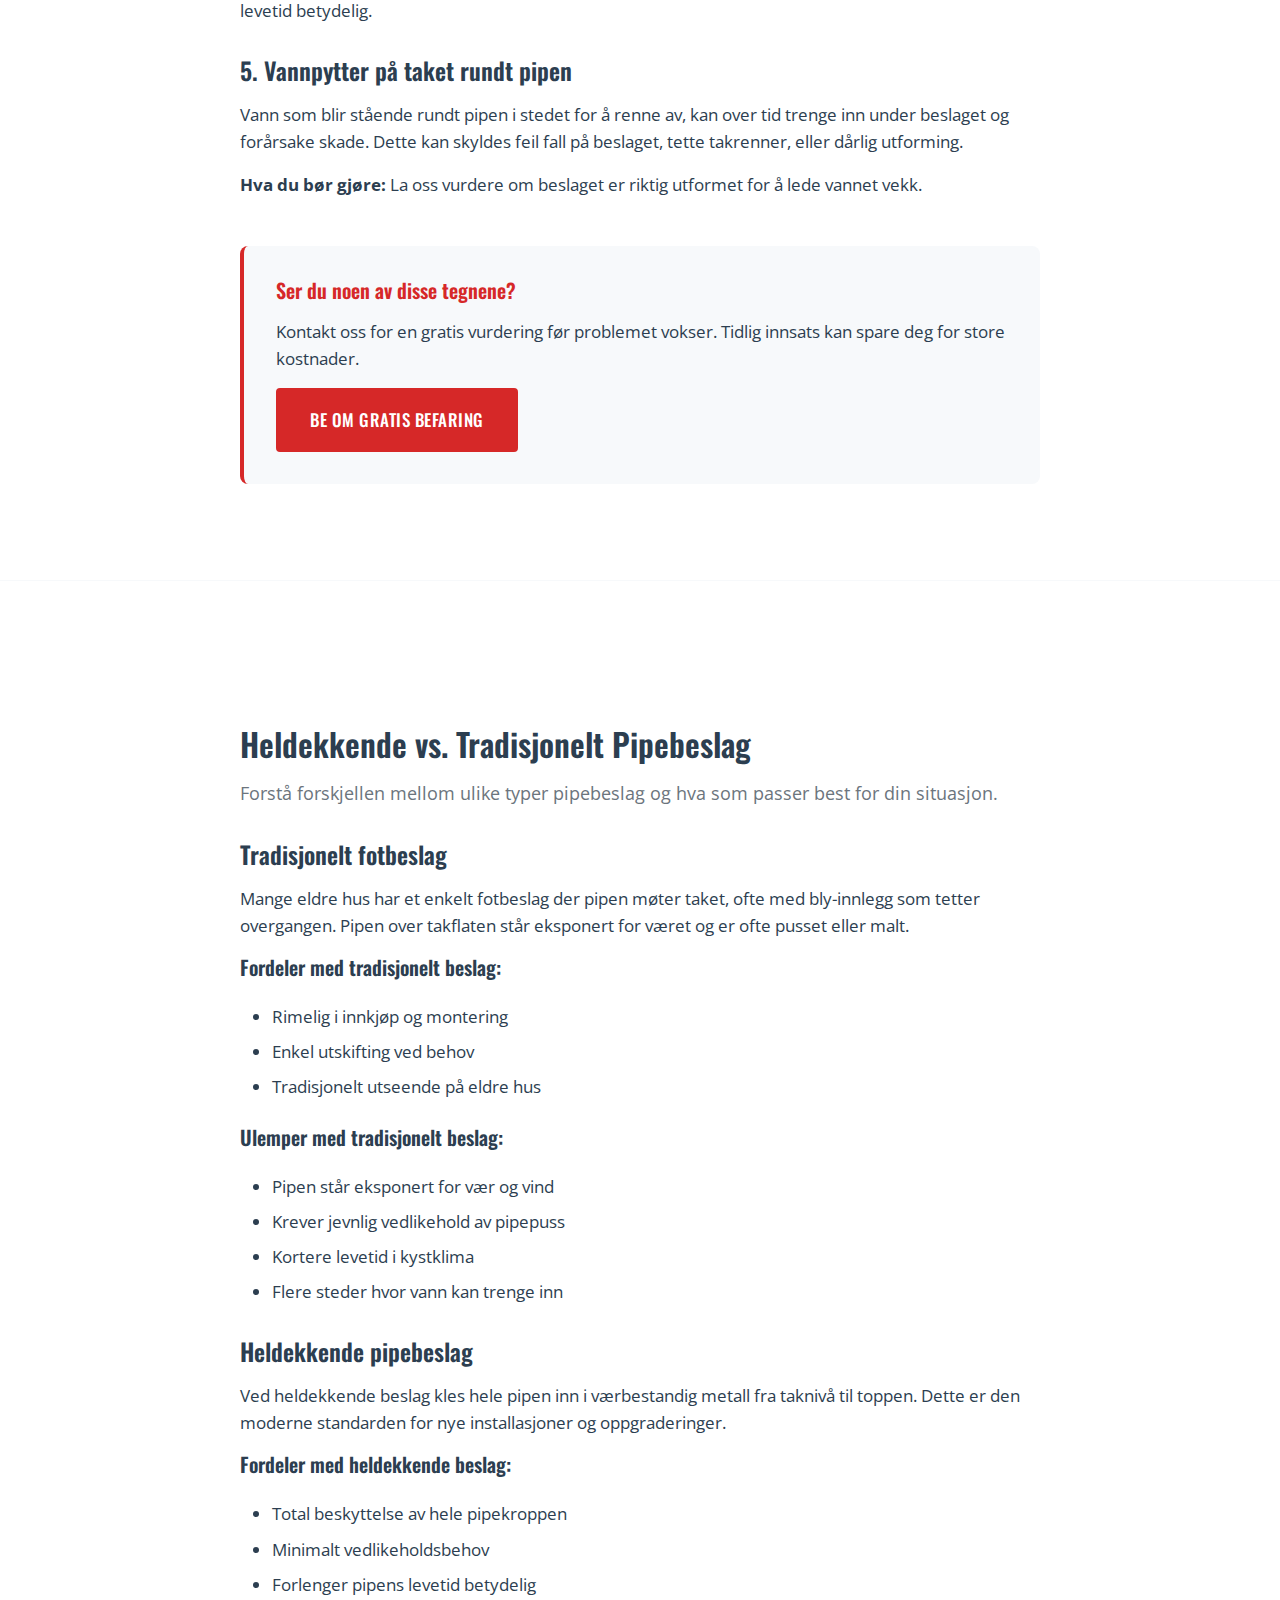
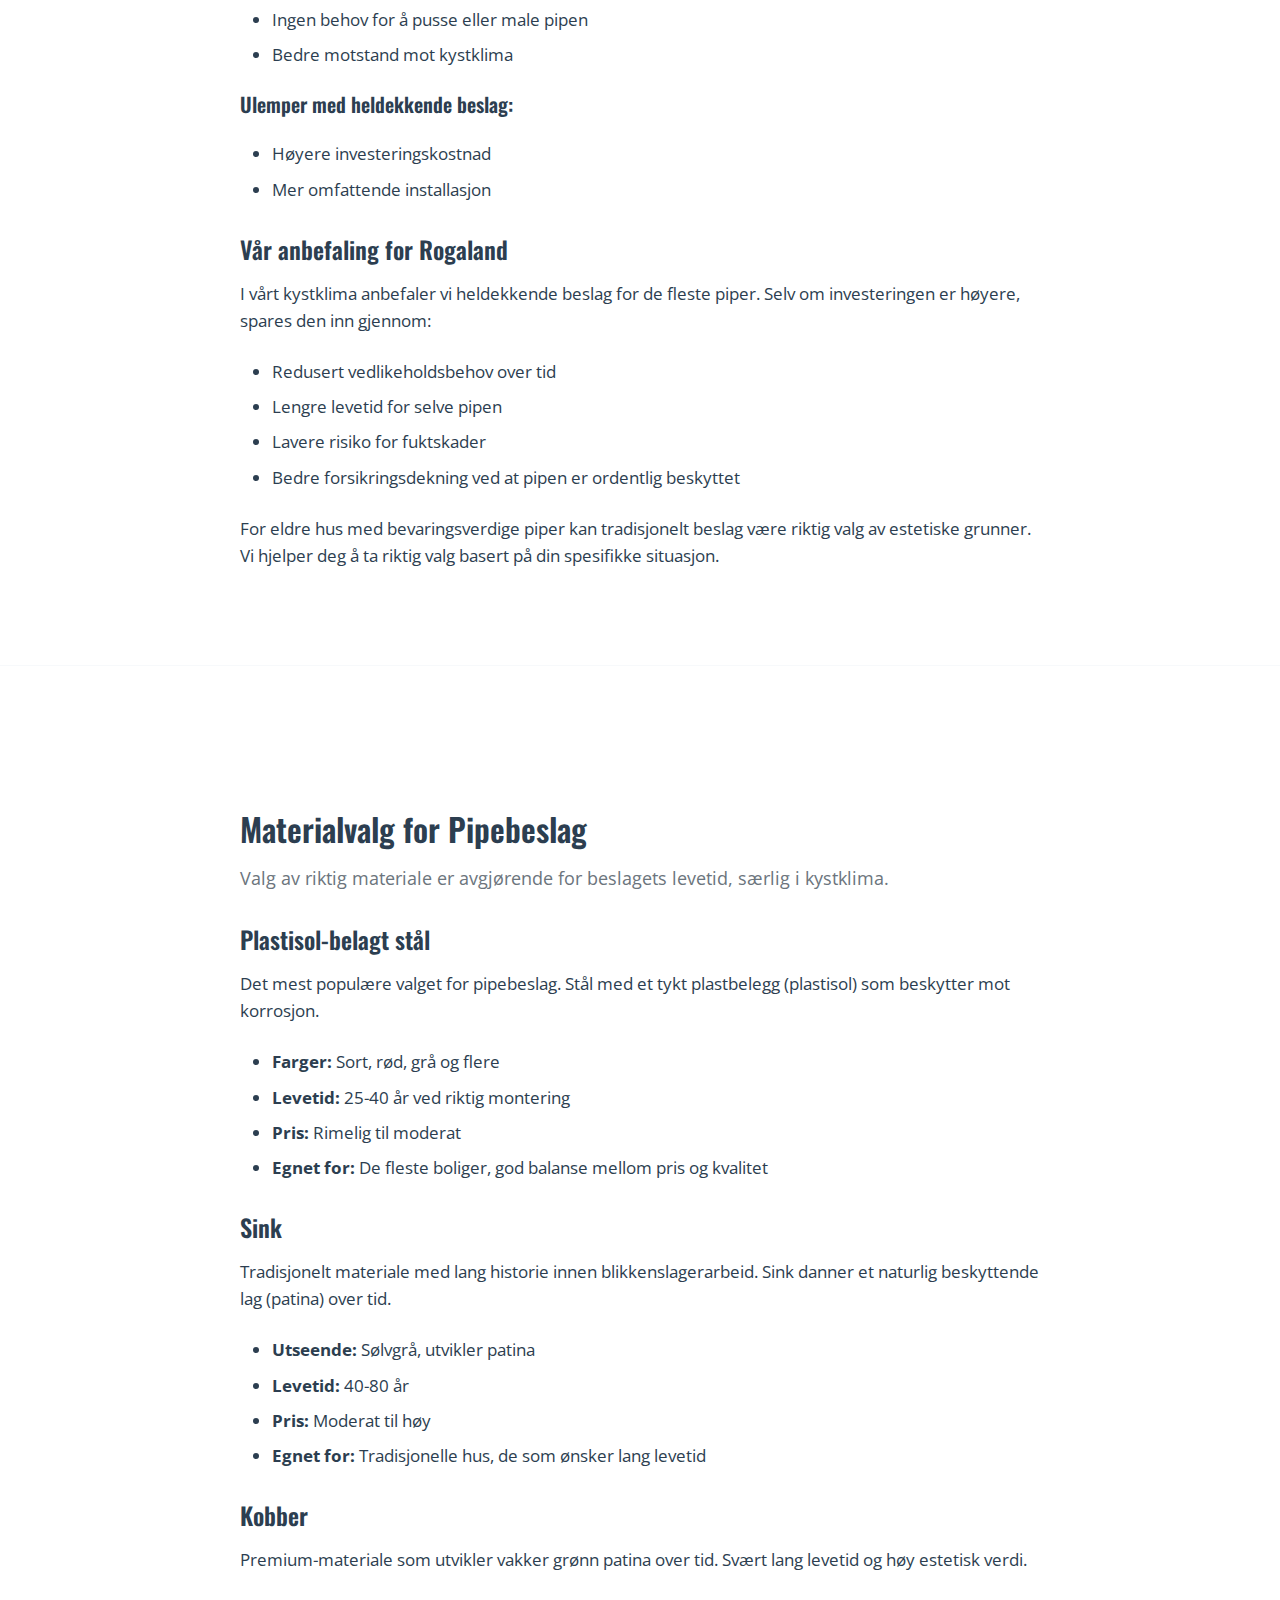
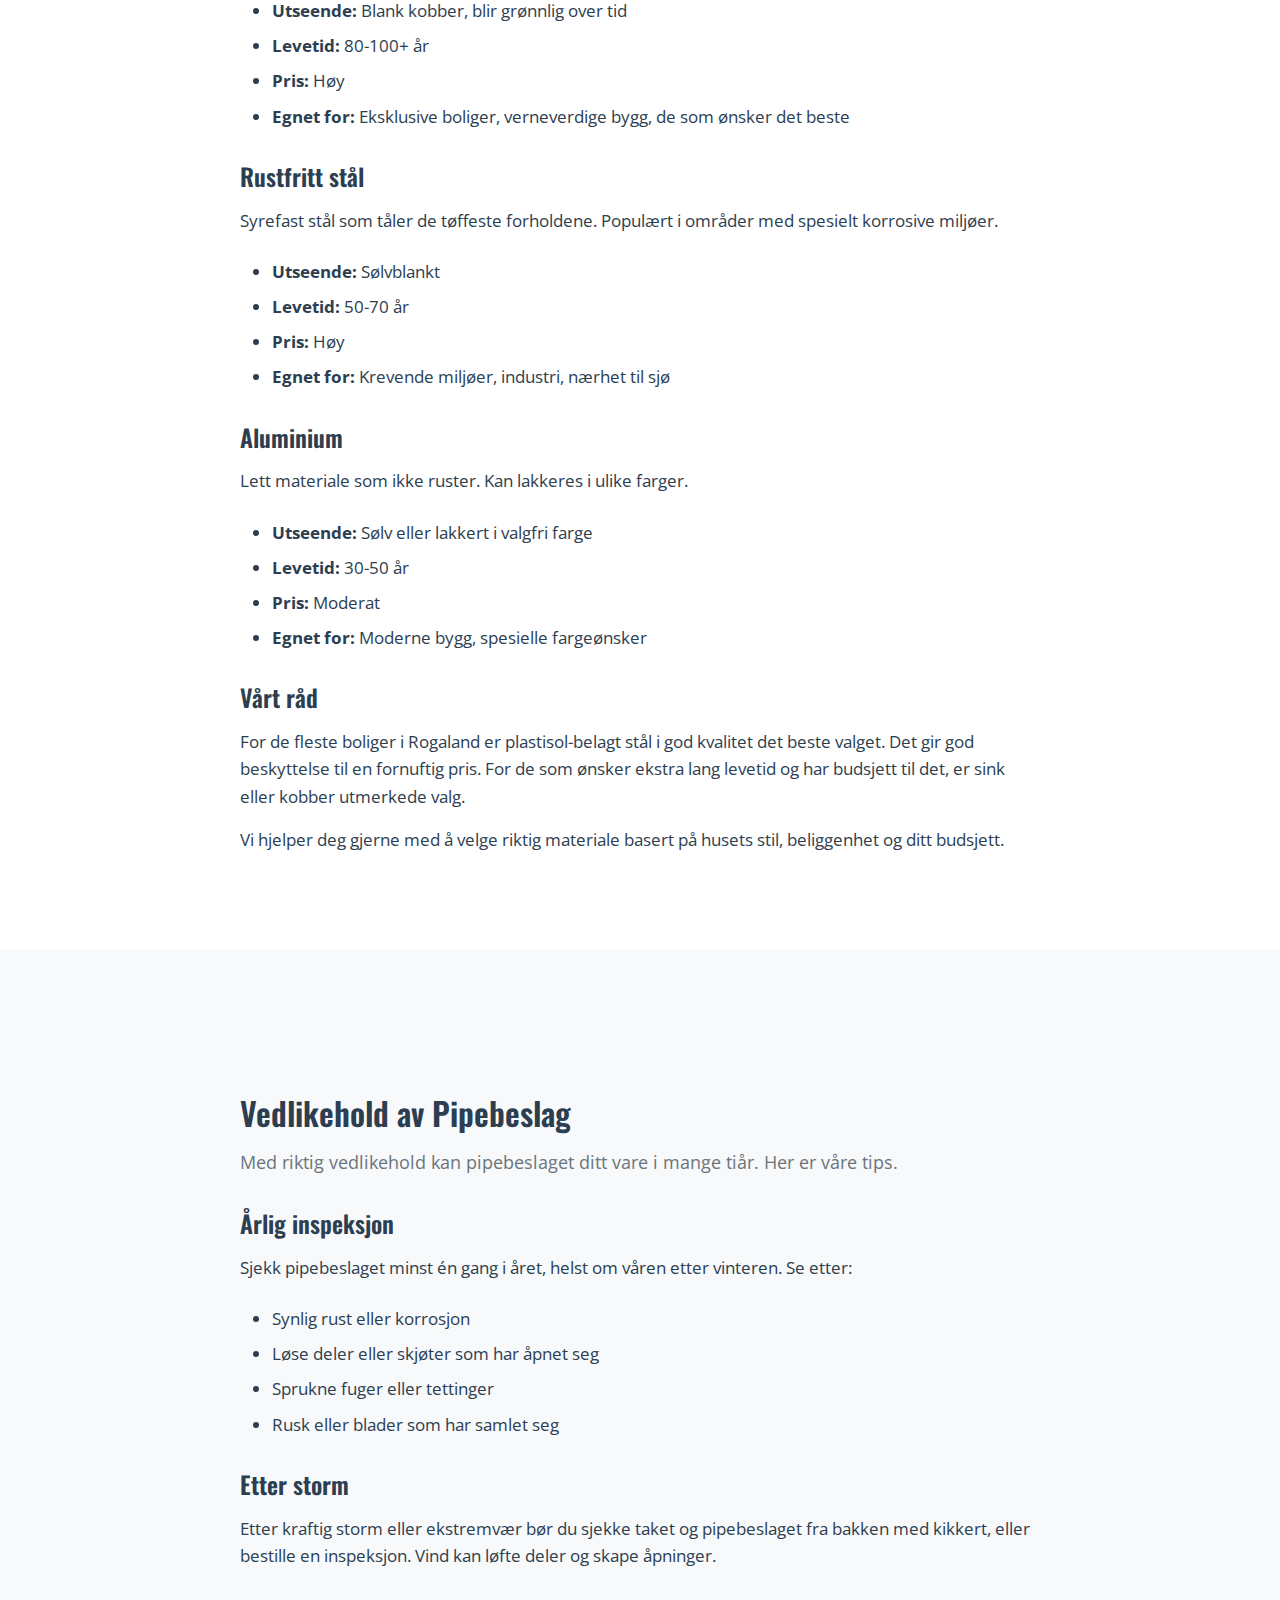
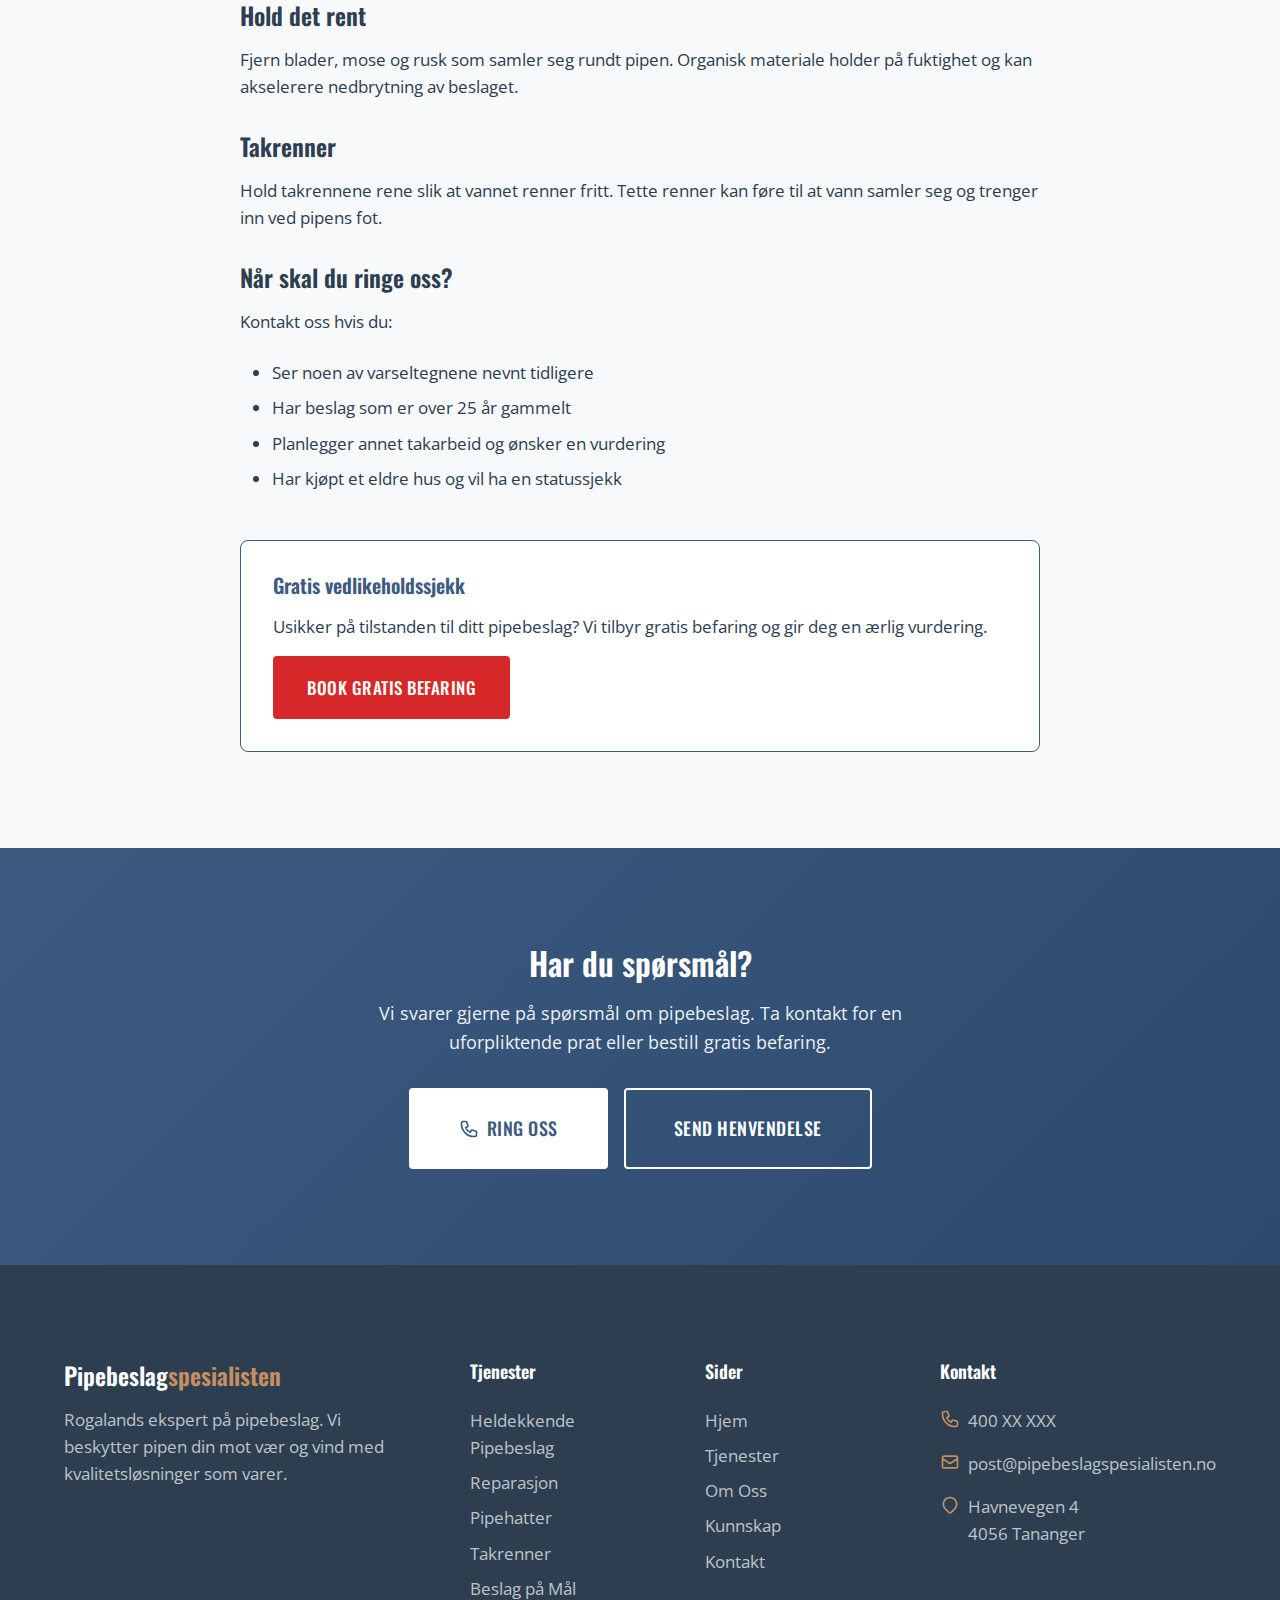
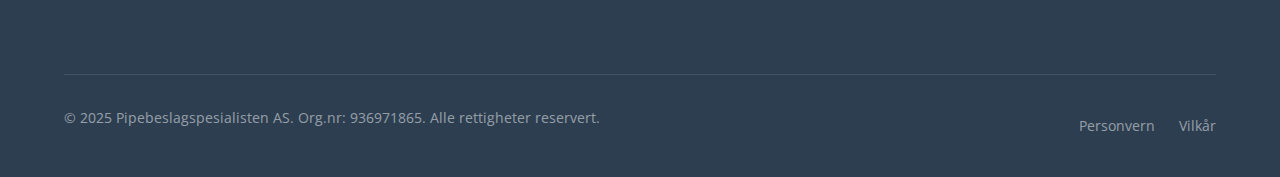
<file: kunnskap.html>
<!DOCTYPE html>
<html lang="nb">
<head>
    <meta charset="UTF-8">
    <meta name="viewport" content="width=device-width, initial-scale=1.0">
    <meta http-equiv="X-UA-Compatible" content="IE=edge">

    <!-- SEO Meta Tags -->
    <title>Nyttig å Vite | Tips om Pipebeslag | Pipebeslagspesialisten</title>
    <meta name="description" content="Lær om pipebeslag: tegn på lekkasje, vedlikehold, materialvalg. Ekspertråd fra Pipebeslagspesialisten.">
    <meta name="keywords" content="pipebeslag tips, pipebeslag vedlikehold, lekkasje pipe, heldekkende pipebeslag, blikkenslager råd">
    <meta name="author" content="Pipebeslagspesialisten AS">
    <meta name="robots" content="index, follow">

    <!-- Canonical URL -->
    <link rel="canonical" href="https://pipebeslagspesialisten.no/kunnskap.html">

    <!-- Open Graph / Social Media -->
    <meta property="og:type" content="website">
    <meta property="og:url" content="https://pipebeslagspesialisten.no/kunnskap.html">
    <meta property="og:title" content="Nyttig å Vite | Pipebeslagspesialisten AS">
    <meta property="og:description" content="Lær om pipebeslag: tegn på lekkasje, vedlikehold, materialvalg. Ekspertråd fra Pipebeslagspesialisten.">
    <meta property="og:locale" content="nb_NO">

    <!-- Favicon -->
    <link rel="icon" type="image/x-icon" href="favicon.ico">

    <!-- Google Fonts -->
    <link rel="preconnect" href="https://fonts.googleapis.com">
    <link rel="preconnect" href="https://fonts.gstatic.com" crossorigin>
    <link href="https://fonts.googleapis.com/css2?family=Open+Sans:wght@400;500;600;700&family=Oswald:wght@400;500;600;700&display=swap" rel="stylesheet">

    <!-- Stylesheets -->
    <link rel="stylesheet" href="css/style.css">
    <link rel="stylesheet" href="css/responsive.css">
</head>
<body>
    <!-- Header -->
    <header class="header">
        <div class="container header__container">
            <a href="index.html" class="header__logo">
                <span class="header__logo-text">Pipebeslag<span>spesialisten</span></span>
            </a>

            <nav class="nav">
                <div class="nav__overlay"></div>
                <ul class="nav__list">
                    <li><a href="index.html" class="nav__link">Hjem</a></li>
                    <li><a href="tjenester.html" class="nav__link">Tjenester</a></li>
                    <li><a href="om-oss.html" class="nav__link">Om Oss</a></li>
                    <li><a href="kunnskap.html" class="nav__link nav__link--active">Kunnskap</a></li>
                    <li><a href="kontakt.html" class="nav__link">Kontakt</a></li>
                </ul>
                <a href="tel:+4740000000" class="nav__phone">
                    <svg xmlns="http://www.w3.org/2000/svg" fill="none" viewBox="0 0 24 24" stroke="currentColor">
                        <path stroke-linecap="round" stroke-linejoin="round" stroke-width="2" d="M3 5a2 2 0 012-2h3.28a1 1 0 01.948.684l1.498 4.493a1 1 0 01-.502 1.21l-2.257 1.13a11.042 11.042 0 005.516 5.516l1.13-2.257a1 1 0 011.21-.502l4.493 1.498a1 1 0 01.684.949V19a2 2 0 01-2 2h-1C9.716 21 3 14.284 3 6V5z"/>
                    </svg>
                    400 XX XXX
                </a>
                <a href="kontakt.html" class="btn btn--primary nav__cta">Gratis Befaring</a>
                <button class="nav__toggle" aria-label="Meny">
                    <span></span>
                    <span></span>
                    <span></span>
                </button>
            </nav>
        </div>
    </header>

    <!-- Page Header -->
    <section class="page-header">
        <div class="container">
            <nav class="breadcrumb">
                <a href="index.html">Hjem</a>
                <span>/</span>
                <span>Kunnskap</span>
            </nav>
            <h1>Nyttig å Vite</h1>
            <p>Tips og råd om pipebeslag fra ekspertene</p>
        </div>
    </section>

    <!-- Article 1: Signs -->
    <section class="section">
        <div class="container">
            <div class="article-content">
                <h2>5 Tegn på at Pipebeslaget Ditt Trenger Oppmerksomhet</h2>
                <p class="lead">Pipebeslag er ofte noe huseiere ikke tenker på før det er for sent. Her er fem varselsignaler du bør se etter.</p>

                <h3>1. Synlig rust på beslaget</h3>
                <p>Rust er det mest åpenbare tegnet på at beslaget begynner å svikte. Når du ser rust, betyr det at beskyttelseslaget (ofte plastisol eller sink) er kompromittert. I kystklima sprer rust seg raskt fordi salt i luften akselererer korrosjonsprosessen.</p>
                <p><strong>Hva du bør gjøre:</strong> Kontakt oss for en vurdering. Små rustflekker kan noen ganger behandles, men omfattende rust betyr ofte at beslaget bør byttes.</p>

                <h3>2. Fuktflekker på loftet ved pipen</h3>
                <p>Hvis du ser mørke flekker, skjolder eller mugg på loftet nær pipen, lekker det sannsynligvis vann. Dette er et alvorlig tegn som ikke bør ignoreres. Vann som kommer inn ved pipen kan:</p>
                <ul>
                    <li>Skade isolasjon og redusere energieffektiviteten</li>
                    <li>Føre til råte i trekonstruksjoner</li>
                    <li>Skape grobunn for mugg og soppvekst</li>
                    <li>Spre seg til resten av boligen over tid</li>
                </ul>
                <p><strong>Hva du bør gjøre:</strong> Dette er prioritert. Kontakt oss så snart som mulig for å finne kilden til lekkasjen.</p>

                <h3>3. Løse eller manglende deler</h3>
                <p>Beslaget skal sitte fast og være komplett. Hvis du ser løse metallplater, åpninger, eller deler som mangler, er pipen ikke lenger beskyttet. Vind kan forsterke skaden ved å løfte deler og slippe inn regn.</p>
                <p><strong>Hva du bør gjøre:</strong> Sikre løse deler midlertidig hvis mulig, og kontakt oss for reparasjon eller utskifting.</p>

                <h3>4. Sprukne fuger og tetting</h3>
                <p>Tettebånd, fugemasse og silikon har begrenset levetid - typisk 10-15 år. Når disse begynner å sprekke opp, krympe eller løsne, finner vannet vei inn. Særlig overgangen mellom beslag og pipe/tak er utsatt.</p>
                <p><strong>Hva du bør gjøre:</strong> Fornyelse av fuger er ofte en enkel og rimelig løsning som kan forlenge beslagets levetid betydelig.</p>

                <h3>5. Vannpytter på taket rundt pipen</h3>
                <p>Vann som blir stående rundt pipen i stedet for å renne av, kan over tid trenge inn under beslaget og forårsake skade. Dette kan skyldes feil fall på beslaget, tette takrenner, eller dårlig utforming.</p>
                <p><strong>Hva du bør gjøre:</strong> La oss vurdere om beslaget er riktig utformet for å lede vannet vekk.</p>

                <div style="background-color: var(--color-light); padding: var(--space-xl); border-radius: var(--radius-md); margin-top: var(--space-2xl); border-left: 4px solid var(--color-accent);">
                    <h4 style="color: var(--color-accent); margin-bottom: var(--space-md);">Ser du noen av disse tegnene?</h4>
                    <p style="margin-bottom: var(--space-md);">Kontakt oss for en gratis vurdering før problemet vokser. Tidlig innsats kan spare deg for store kostnader.</p>
                    <a href="kontakt.html" class="btn btn--primary">Be Om Gratis Befaring</a>
                </div>
            </div>
        </div>
    </section>

    <!-- Divider -->
    <div style="border-bottom: 1px solid var(--color-light);"></div>

    <!-- Article 2: Types -->
    <section class="section">
        <div class="container">
            <div class="article-content">
                <h2>Heldekkende vs. Tradisjonelt Pipebeslag</h2>
                <p class="lead">Forstå forskjellen mellom ulike typer pipebeslag og hva som passer best for din situasjon.</p>

                <h3>Tradisjonelt fotbeslag</h3>
                <p>Mange eldre hus har et enkelt fotbeslag der pipen møter taket, ofte med bly-innlegg som tetter overgangen. Pipen over takflaten står eksponert for været og er ofte pusset eller malt.</p>

                <h4>Fordeler med tradisjonelt beslag:</h4>
                <ul>
                    <li>Rimelig i innkjøp og montering</li>
                    <li>Enkel utskifting ved behov</li>
                    <li>Tradisjonelt utseende på eldre hus</li>
                </ul>

                <h4>Ulemper med tradisjonelt beslag:</h4>
                <ul>
                    <li>Pipen står eksponert for vær og vind</li>
                    <li>Krever jevnlig vedlikehold av pipepuss</li>
                    <li>Kortere levetid i kystklima</li>
                    <li>Flere steder hvor vann kan trenge inn</li>
                </ul>

                <h3>Heldekkende pipebeslag</h3>
                <p>Ved heldekkende beslag kles hele pipen inn i værbestandig metall fra taknivå til toppen. Dette er den moderne standarden for nye installasjoner og oppgraderinger.</p>

                <h4>Fordeler med heldekkende beslag:</h4>
                <ul>
                    <li>Total beskyttelse av hele pipekroppen</li>
                    <li>Minimalt vedlikeholdsbehov</li>
                    <li>Forlenger pipens levetid betydelig</li>
                    <li>Ingen behov for å pusse eller male pipen</li>
                    <li>Bedre motstand mot kystklima</li>
                </ul>

                <h4>Ulemper med heldekkende beslag:</h4>
                <ul>
                    <li>Høyere investeringskostnad</li>
                    <li>Mer omfattende installasjon</li>
                </ul>

                <h3>Vår anbefaling for Rogaland</h3>
                <p>I vårt kystklima anbefaler vi heldekkende beslag for de fleste piper. Selv om investeringen er høyere, spares den inn gjennom:</p>
                <ul>
                    <li>Redusert vedlikeholdsbehov over tid</li>
                    <li>Lengre levetid for selve pipen</li>
                    <li>Lavere risiko for fuktskader</li>
                    <li>Bedre forsikringsdekning ved at pipen er ordentlig beskyttet</li>
                </ul>

                <p>For eldre hus med bevaringsverdige piper kan tradisjonelt beslag være riktig valg av estetiske grunner. Vi hjelper deg å ta riktig valg basert på din spesifikke situasjon.</p>
            </div>
        </div>
    </section>

    <!-- Divider -->
    <div style="border-bottom: 1px solid var(--color-light);"></div>

    <!-- Article 3: Materials -->
    <section class="section">
        <div class="container">
            <div class="article-content">
                <h2>Materialvalg for Pipebeslag</h2>
                <p class="lead">Valg av riktig materiale er avgjørende for beslagets levetid, særlig i kystklima.</p>

                <h3>Plastisol-belagt stål</h3>
                <p>Det mest populære valget for pipebeslag. Stål med et tykt plastbelegg (plastisol) som beskytter mot korrosjon.</p>
                <ul>
                    <li><strong>Farger:</strong> Sort, rød, grå og flere</li>
                    <li><strong>Levetid:</strong> 25-40 år ved riktig montering</li>
                    <li><strong>Pris:</strong> Rimelig til moderat</li>
                    <li><strong>Egnet for:</strong> De fleste boliger, god balanse mellom pris og kvalitet</li>
                </ul>

                <h3>Sink</h3>
                <p>Tradisjonelt materiale med lang historie innen blikkenslagerarbeid. Sink danner et naturlig beskyttende lag (patina) over tid.</p>
                <ul>
                    <li><strong>Utseende:</strong> Sølvgrå, utvikler patina</li>
                    <li><strong>Levetid:</strong> 40-80 år</li>
                    <li><strong>Pris:</strong> Moderat til høy</li>
                    <li><strong>Egnet for:</strong> Tradisjonelle hus, de som ønsker lang levetid</li>
                </ul>

                <h3>Kobber</h3>
                <p>Premium-materiale som utvikler vakker grønn patina over tid. Svært lang levetid og høy estetisk verdi.</p>
                <ul>
                    <li><strong>Utseende:</strong> Blank kobber, blir grønnlig over tid</li>
                    <li><strong>Levetid:</strong> 80-100+ år</li>
                    <li><strong>Pris:</strong> Høy</li>
                    <li><strong>Egnet for:</strong> Eksklusive boliger, verneverdige bygg, de som ønsker det beste</li>
                </ul>

                <h3>Rustfritt stål</h3>
                <p>Syrefast stål som tåler de tøffeste forholdene. Populært i områder med spesielt korrosive miljøer.</p>
                <ul>
                    <li><strong>Utseende:</strong> Sølvblankt</li>
                    <li><strong>Levetid:</strong> 50-70 år</li>
                    <li><strong>Pris:</strong> Høy</li>
                    <li><strong>Egnet for:</strong> Krevende miljøer, industri, nærhet til sjø</li>
                </ul>

                <h3>Aluminium</h3>
                <p>Lett materiale som ikke ruster. Kan lakkeres i ulike farger.</p>
                <ul>
                    <li><strong>Utseende:</strong> Sølv eller lakkert i valgfri farge</li>
                    <li><strong>Levetid:</strong> 30-50 år</li>
                    <li><strong>Pris:</strong> Moderat</li>
                    <li><strong>Egnet for:</strong> Moderne bygg, spesielle fargeønsker</li>
                </ul>

                <h3>Vårt råd</h3>
                <p>For de fleste boliger i Rogaland er plastisol-belagt stål i god kvalitet det beste valget. Det gir god beskyttelse til en fornuftig pris. For de som ønsker ekstra lang levetid og har budsjett til det, er sink eller kobber utmerkede valg.</p>
                <p>Vi hjelper deg gjerne med å velge riktig materiale basert på husets stil, beliggenhet og ditt budsjett.</p>
            </div>
        </div>
    </section>

    <!-- Divider -->
    <div style="border-bottom: 1px solid var(--color-light);"></div>

    <!-- Article 4: Maintenance -->
    <section class="section section--light">
        <div class="container">
            <div class="article-content">
                <h2>Vedlikehold av Pipebeslag</h2>
                <p class="lead">Med riktig vedlikehold kan pipebeslaget ditt vare i mange tiår. Her er våre tips.</p>

                <h3>Årlig inspeksjon</h3>
                <p>Sjekk pipebeslaget minst én gang i året, helst om våren etter vinteren. Se etter:</p>
                <ul>
                    <li>Synlig rust eller korrosjon</li>
                    <li>Løse deler eller skjøter som har åpnet seg</li>
                    <li>Sprukne fuger eller tettinger</li>
                    <li>Rusk eller blader som har samlet seg</li>
                </ul>

                <h3>Etter storm</h3>
                <p>Etter kraftig storm eller ekstremvær bør du sjekke taket og pipebeslaget fra bakken med kikkert, eller bestille en inspeksjon. Vind kan løfte deler og skape åpninger.</p>

                <h3>Hold det rent</h3>
                <p>Fjern blader, mose og rusk som samler seg rundt pipen. Organisk materiale holder på fuktighet og kan akselerere nedbrytning av beslaget.</p>

                <h3>Takrenner</h3>
                <p>Hold takrennene rene slik at vannet renner fritt. Tette renner kan føre til at vann samler seg og trenger inn ved pipens fot.</p>

                <h3>Når skal du ringe oss?</h3>
                <p>Kontakt oss hvis du:</p>
                <ul>
                    <li>Ser noen av varseltegnene nevnt tidligere</li>
                    <li>Har beslag som er over 25 år gammelt</li>
                    <li>Planlegger annet takarbeid og ønsker en vurdering</li>
                    <li>Har kjøpt et eldre hus og vil ha en statussjekk</li>
                </ul>

                <div style="background-color: var(--color-white); padding: var(--space-xl); border-radius: var(--radius-md); margin-top: var(--space-2xl); border: 1px solid var(--color-primary);">
                    <h4 style="color: var(--color-primary); margin-bottom: var(--space-md);">Gratis vedlikeholdssjekk</h4>
                    <p style="margin-bottom: var(--space-md);">Usikker på tilstanden til ditt pipebeslag? Vi tilbyr gratis befaring og gir deg en ærlig vurdering.</p>
                    <a href="kontakt.html" class="btn btn--primary">Book Gratis Befaring</a>
                </div>
            </div>
        </div>
    </section>

    <!-- CTA Section -->
    <section class="cta-section">
        <div class="container">
            <h2>Har du spørsmål?</h2>
            <p>Vi svarer gjerne på spørsmål om pipebeslag. Ta kontakt for en uforpliktende prat eller bestill gratis befaring.</p>
            <div class="cta-section__buttons">
                <a href="tel:+4740000000" class="btn btn--white btn--large">
                    <svg xmlns="http://www.w3.org/2000/svg" fill="none" viewBox="0 0 24 24" stroke="currentColor" width="20" height="20">
                        <path stroke-linecap="round" stroke-linejoin="round" stroke-width="2" d="M3 5a2 2 0 012-2h3.28a1 1 0 01.948.684l1.498 4.493a1 1 0 01-.502 1.21l-2.257 1.13a11.042 11.042 0 005.516 5.516l1.13-2.257a1 1 0 011.21-.502l4.493 1.498a1 1 0 01.684.949V19a2 2 0 01-2 2h-1C9.716 21 3 14.284 3 6V5z"/>
                    </svg>
                    Ring Oss
                </a>
                <a href="kontakt.html" class="btn btn--outline-white btn--large">Send Henvendelse</a>
            </div>
        </div>
    </section>

    <!-- Footer -->
    <footer class="footer">
        <div class="container">
            <div class="footer__grid">
                <div class="footer__brand">
                    <h3>Pipebeslag<span>spesialisten</span></h3>
                    <p>Rogalands ekspert på pipebeslag. Vi beskytter pipen din mot vær og vind med kvalitetsløsninger som varer.</p>
                </div>

                <div class="footer__column">
                    <h4>Tjenester</h4>
                    <ul class="footer__links">
                        <li><a href="tjenester.html#heldekkende">Heldekkende Pipebeslag</a></li>
                        <li><a href="tjenester.html#reparasjon">Reparasjon</a></li>
                        <li><a href="tjenester.html#pipehatter">Pipehatter</a></li>
                        <li><a href="tjenester.html#takrenner">Takrenner</a></li>
                        <li><a href="tjenester.html#spesialbeslag">Beslag på Mål</a></li>
                    </ul>
                </div>

                <div class="footer__column">
                    <h4>Sider</h4>
                    <ul class="footer__links">
                        <li><a href="index.html">Hjem</a></li>
                        <li><a href="tjenester.html">Tjenester</a></li>
                        <li><a href="om-oss.html">Om Oss</a></li>
                        <li><a href="kunnskap.html">Kunnskap</a></li>
                        <li><a href="kontakt.html">Kontakt</a></li>
                    </ul>
                </div>

                <div class="footer__column">
                    <h4>Kontakt</h4>
                    <ul class="footer__contact">
                        <li>
                            <svg xmlns="http://www.w3.org/2000/svg" fill="none" viewBox="0 0 24 24" stroke="currentColor">
                                <path stroke-linecap="round" stroke-linejoin="round" stroke-width="2" d="M3 5a2 2 0 012-2h3.28a1 1 0 01.948.684l1.498 4.493a1 1 0 01-.502 1.21l-2.257 1.13a11.042 11.042 0 005.516 5.516l1.13-2.257a1 1 0 011.21-.502l4.493 1.498a1 1 0 01.684.949V19a2 2 0 01-2 2h-1C9.716 21 3 14.284 3 6V5z"/>
                            </svg>
                            <a href="tel:+4740000000">400 XX XXX</a>
                        </li>
                        <li>
                            <svg xmlns="http://www.w3.org/2000/svg" fill="none" viewBox="0 0 24 24" stroke="currentColor">
                                <path stroke-linecap="round" stroke-linejoin="round" stroke-width="2" d="M3 8l7.89 5.26a2 2 0 002.22 0L21 8M5 19h14a2 2 0 002-2V7a2 2 0 00-2-2H5a2 2 0 00-2 2v10a2 2 0 002 2z"/>
                            </svg>
                            <a href="mailto:post@pipebeslagspesialisten.no">post@pipebeslagspesialisten.no</a>
                        </li>
                        <li>
                            <svg xmlns="http://www.w3.org/2000/svg" fill="none" viewBox="0 0 24 24" stroke="currentColor">
                                <path stroke-linecap="round" stroke-linejoin="round" stroke-width="2" d="M17.657 16.657L13.414 20.9a1.998 1.998 0 01-2.827 0l-4.244-4.243a8 8 0 1111.314 0z"/>
                            </svg>
                            <span>Havnevegen 4<br>4056 Tananger</span>
                        </li>
                    </ul>
                </div>
            </div>

            <div class="footer__bottom">
                <p class="footer__copyright">&copy; 2025 Pipebeslagspesialisten AS. Org.nr: 936971865. Alle rettigheter reservert.</p>
                <div class="footer__legal">
                    <a href="#">Personvern</a>
                    <a href="#">Vilkår</a>
                </div>
            </div>
        </div>
    </footer>

    <!-- Mobile CTA -->
    <a href="tel:+4740000000" class="mobile-cta">
        <svg xmlns="http://www.w3.org/2000/svg" fill="none" viewBox="0 0 24 24" stroke="currentColor">
            <path stroke-linecap="round" stroke-linejoin="round" stroke-width="2" d="M3 5a2 2 0 012-2h3.28a1 1 0 01.948.684l1.498 4.493a1 1 0 01-.502 1.21l-2.257 1.13a11.042 11.042 0 005.516 5.516l1.13-2.257a1 1 0 011.21-.502l4.493 1.498a1 1 0 01.684.949V19a2 2 0 01-2 2h-1C9.716 21 3 14.284 3 6V5z"/>
        </svg>
        Ring for Gratis Befaring
    </a>

    <!-- JavaScript -->
    <script src="js/main.js"></script>
</body>
</html>
</file>
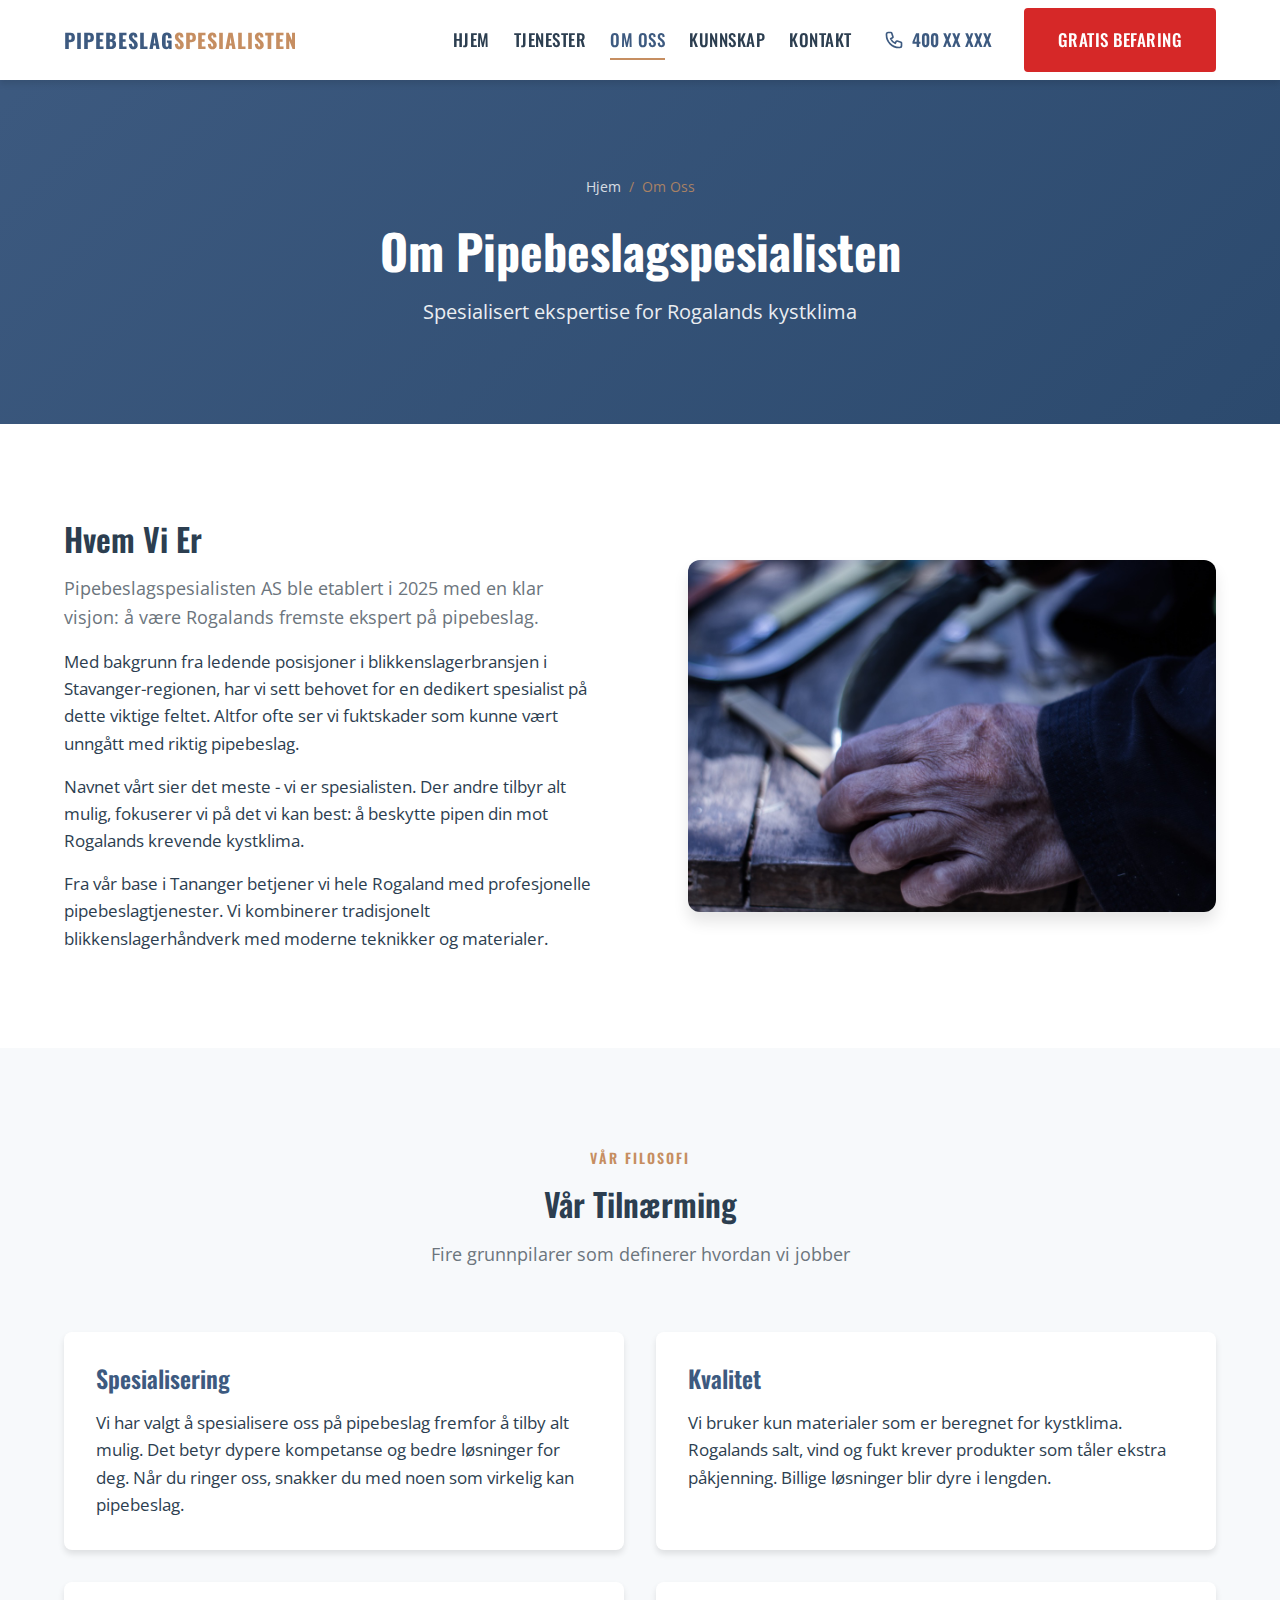
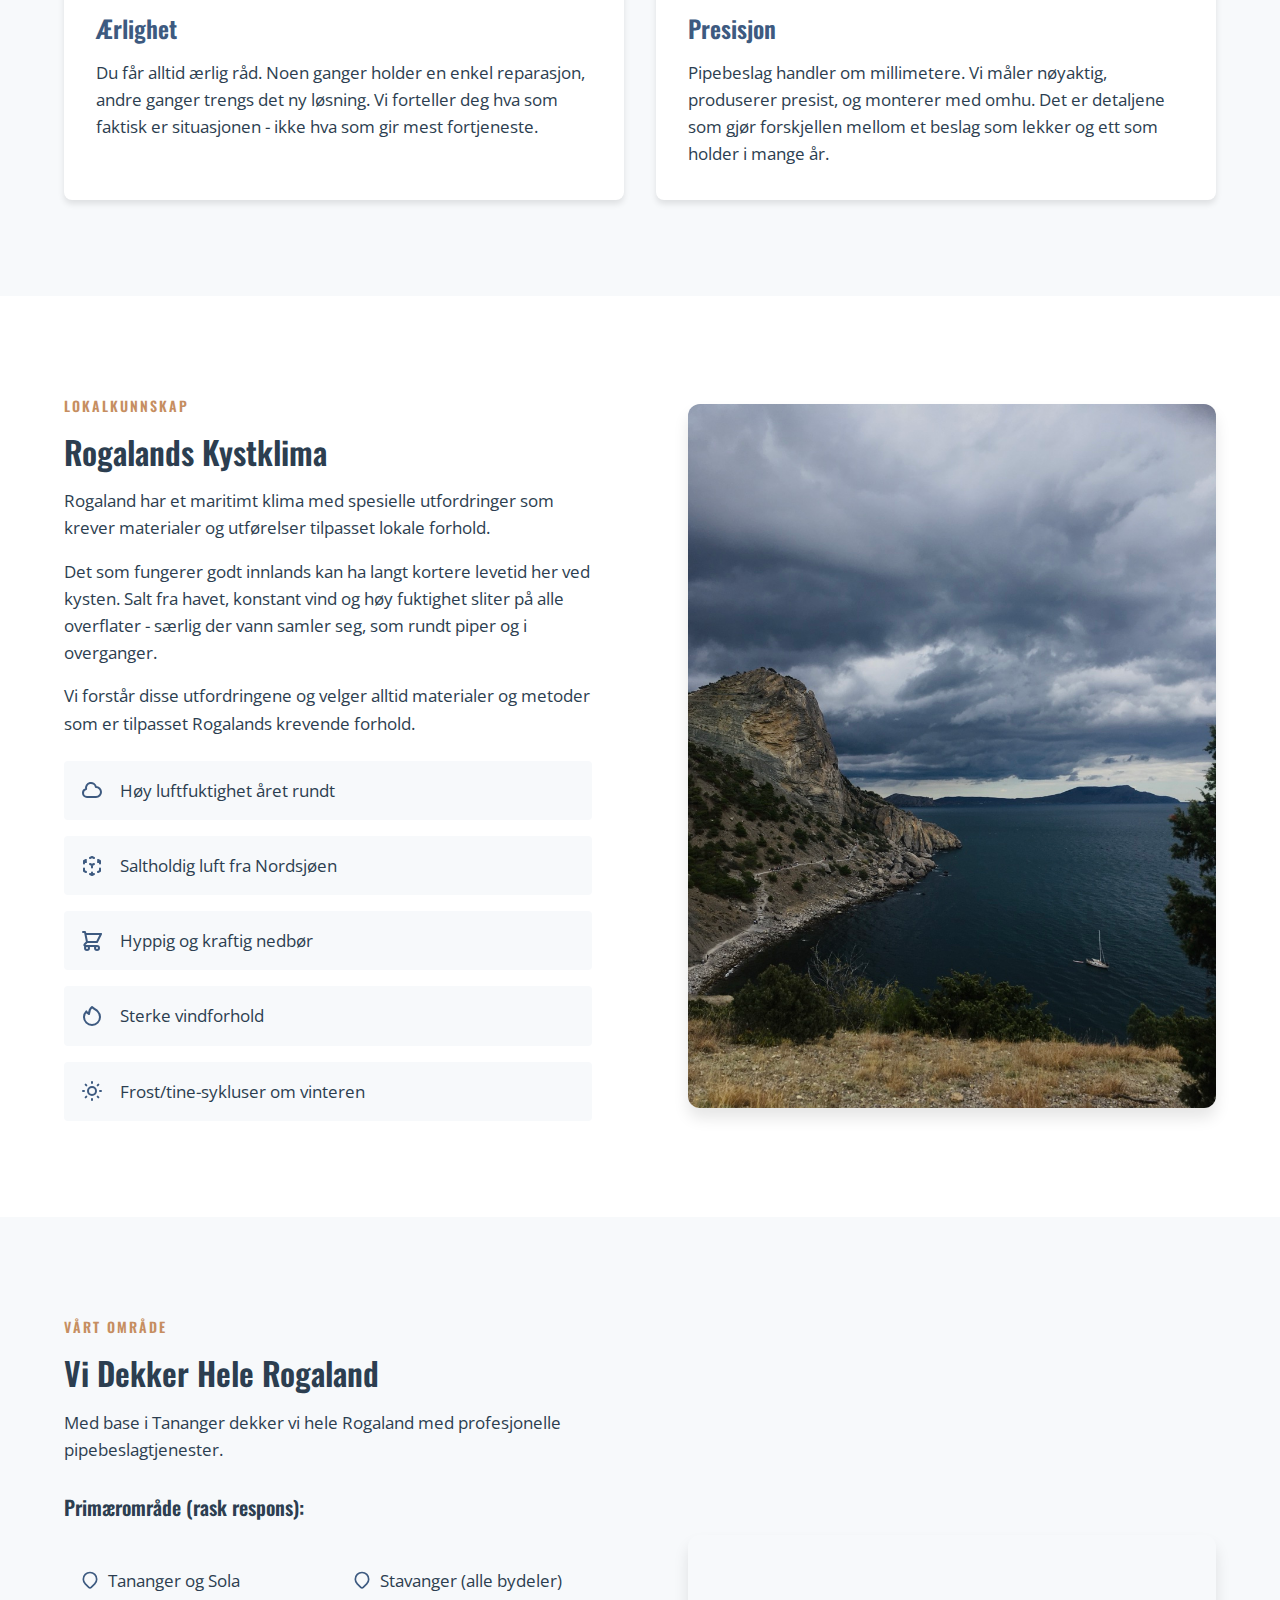
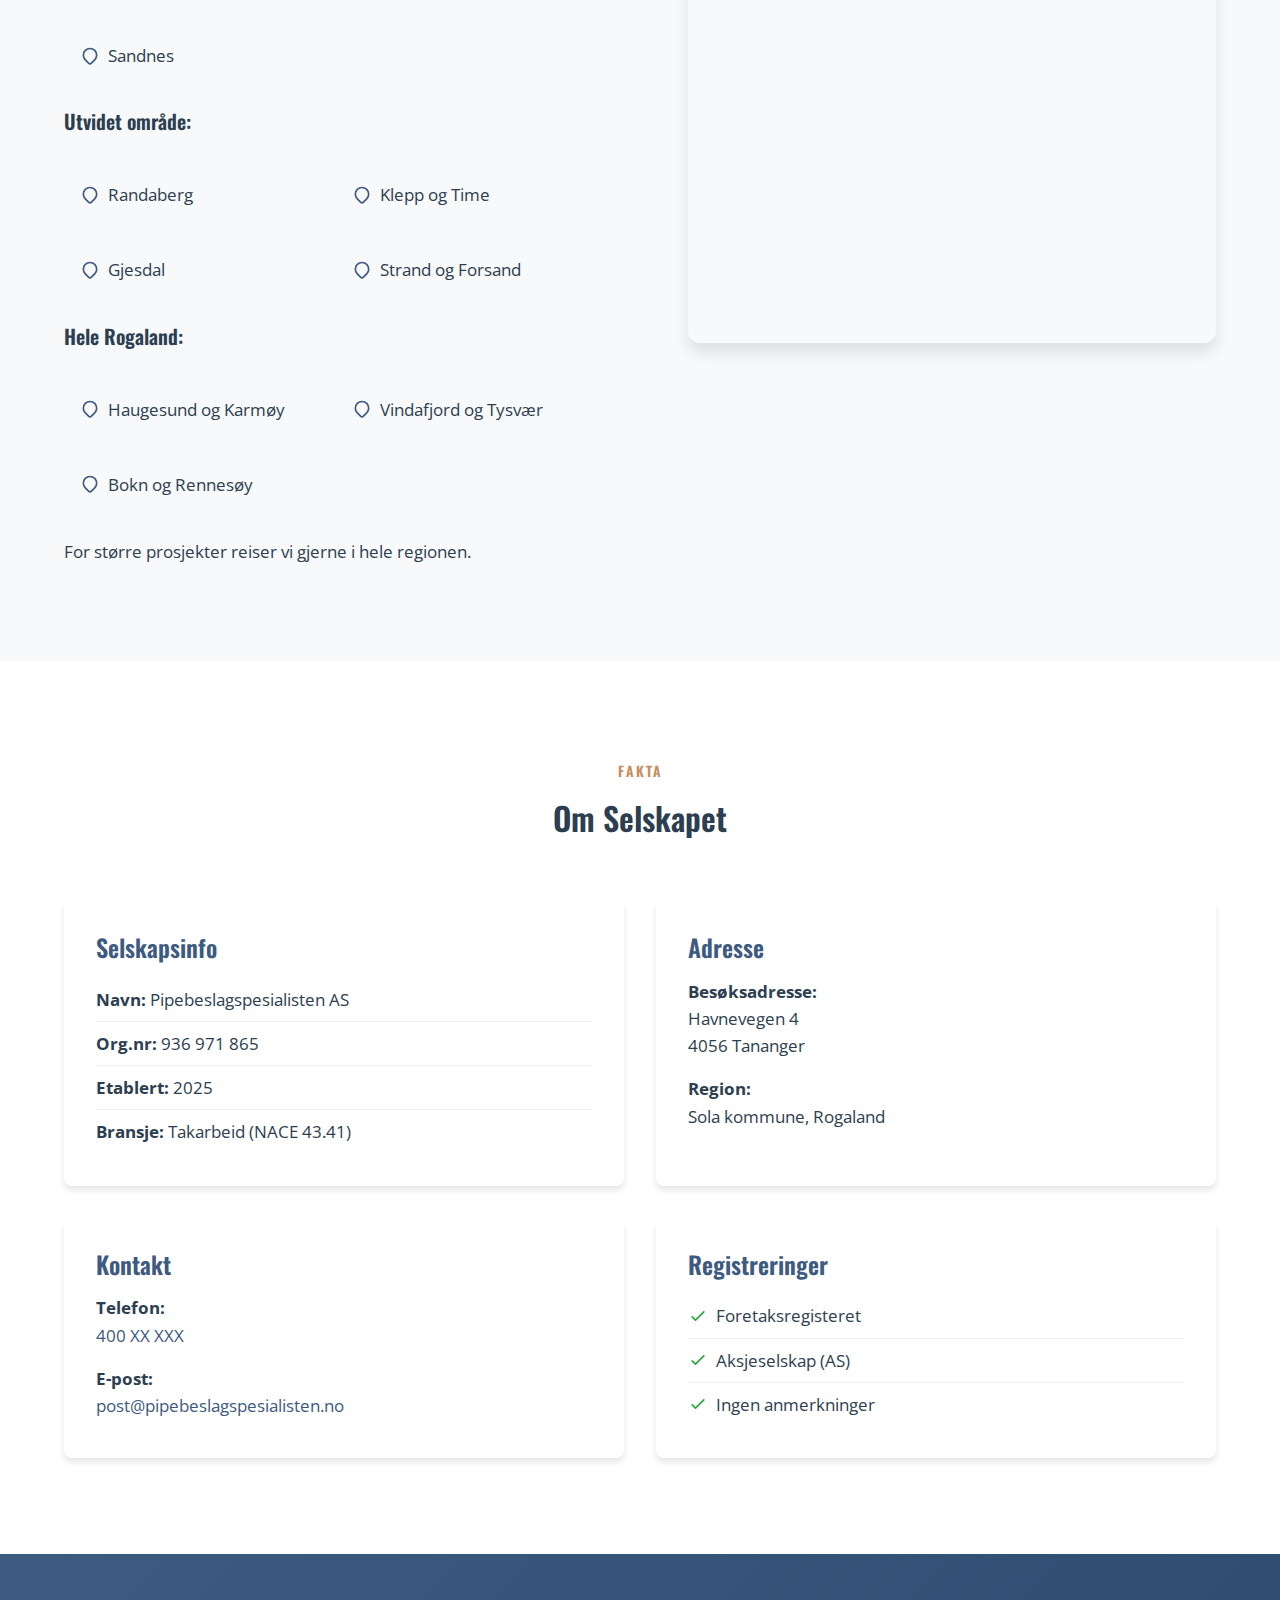
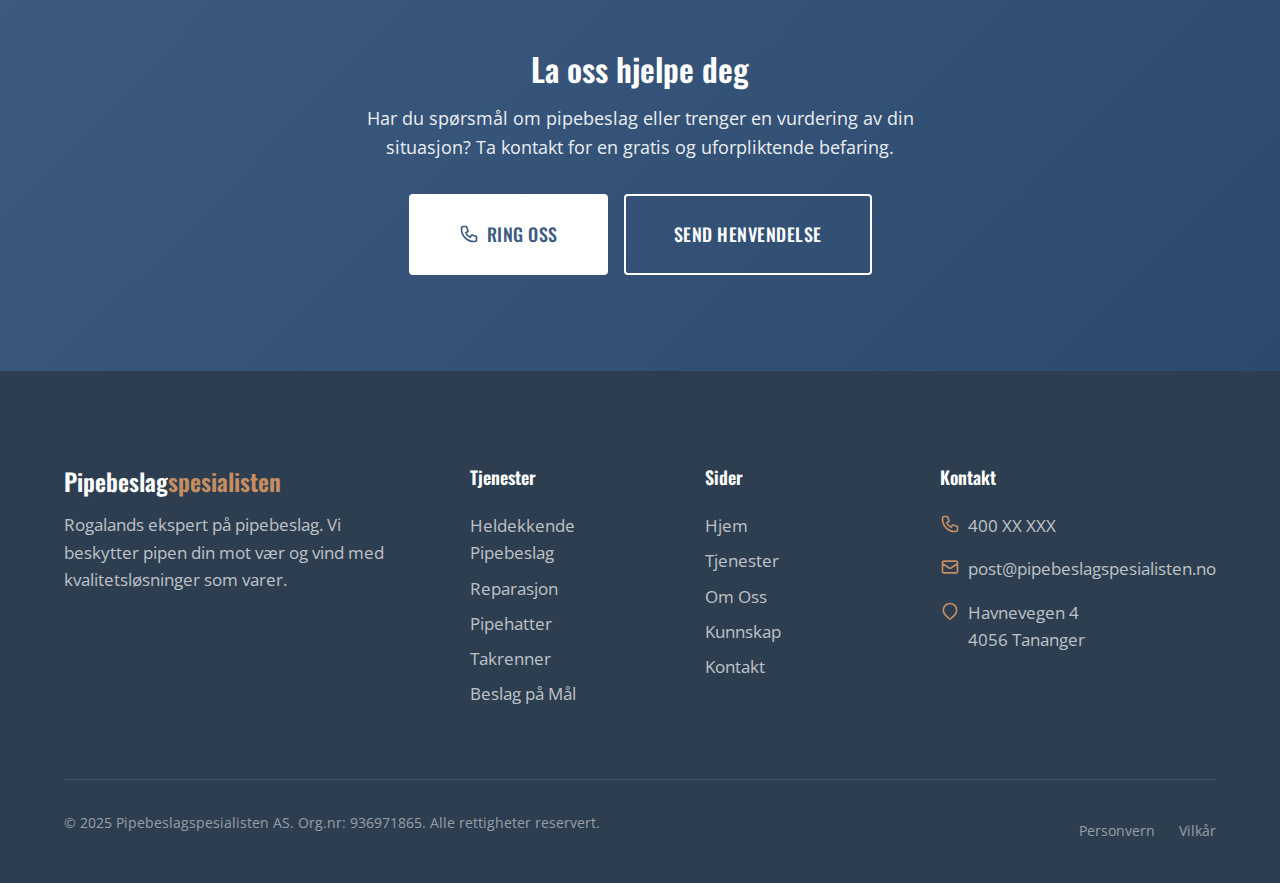
<file: om-oss.html>
<!DOCTYPE html>
<html lang="nb">
<head>
    <meta charset="UTF-8">
    <meta name="viewport" content="width=device-width, initial-scale=1.0">
    <meta http-equiv="X-UA-Compatible" content="IE=edge">

    <!-- SEO Meta Tags -->
    <title>Om Oss | Pipebeslagspesialisten AS | Eksperter i Rogaland</title>
    <meta name="description" content="Lær mer om Pipebeslagspesialisten - spesialister på pipebeslag i Tananger og Rogaland. Profesjonell bakgrunn, lokalkunnskap.">
    <meta name="keywords" content="pipebeslagspesialisten, om oss, blikkenslager tananger, pipebeslag rogaland, espen myklebust">
    <meta name="author" content="Pipebeslagspesialisten AS">
    <meta name="robots" content="index, follow">

    <!-- Canonical URL -->
    <link rel="canonical" href="https://pipebeslagspesialisten.no/om-oss.html">

    <!-- Open Graph / Social Media -->
    <meta property="og:type" content="website">
    <meta property="og:url" content="https://pipebeslagspesialisten.no/om-oss.html">
    <meta property="og:title" content="Om Oss | Pipebeslagspesialisten AS">
    <meta property="og:description" content="Lær mer om Pipebeslagspesialisten - spesialister på pipebeslag i Tananger og Rogaland.">
    <meta property="og:locale" content="nb_NO">

    <!-- Favicon -->
    <link rel="icon" type="image/x-icon" href="favicon.ico">

    <!-- Google Fonts -->
    <link rel="preconnect" href="https://fonts.googleapis.com">
    <link rel="preconnect" href="https://fonts.gstatic.com" crossorigin>
    <link href="https://fonts.googleapis.com/css2?family=Open+Sans:wght@400;500;600;700&family=Oswald:wght@400;500;600;700&display=swap" rel="stylesheet">

    <!-- Stylesheets -->
    <link rel="stylesheet" href="css/style.css">
    <link rel="stylesheet" href="css/responsive.css">
</head>
<body>
    <!-- Header -->
    <header class="header">
        <div class="container header__container">
            <a href="index.html" class="header__logo">
                <span class="header__logo-text">Pipebeslag<span>spesialisten</span></span>
            </a>

            <nav class="nav">
                <div class="nav__overlay"></div>
                <ul class="nav__list">
                    <li><a href="index.html" class="nav__link">Hjem</a></li>
                    <li><a href="tjenester.html" class="nav__link">Tjenester</a></li>
                    <li><a href="om-oss.html" class="nav__link nav__link--active">Om Oss</a></li>
                    <li><a href="kunnskap.html" class="nav__link">Kunnskap</a></li>
                    <li><a href="kontakt.html" class="nav__link">Kontakt</a></li>
                </ul>
                <a href="tel:+4740000000" class="nav__phone">
                    <svg xmlns="http://www.w3.org/2000/svg" fill="none" viewBox="0 0 24 24" stroke="currentColor">
                        <path stroke-linecap="round" stroke-linejoin="round" stroke-width="2" d="M3 5a2 2 0 012-2h3.28a1 1 0 01.948.684l1.498 4.493a1 1 0 01-.502 1.21l-2.257 1.13a11.042 11.042 0 005.516 5.516l1.13-2.257a1 1 0 011.21-.502l4.493 1.498a1 1 0 01.684.949V19a2 2 0 01-2 2h-1C9.716 21 3 14.284 3 6V5z"/>
                    </svg>
                    400 XX XXX
                </a>
                <a href="kontakt.html" class="btn btn--primary nav__cta">Gratis Befaring</a>
                <button class="nav__toggle" aria-label="Meny">
                    <span></span>
                    <span></span>
                    <span></span>
                </button>
            </nav>
        </div>
    </header>

    <!-- Page Header -->
    <section class="page-header">
        <div class="container">
            <nav class="breadcrumb">
                <a href="index.html">Hjem</a>
                <span>/</span>
                <span>Om Oss</span>
            </nav>
            <h1>Om Pipebeslagspesialisten</h1>
            <p>Spesialisert ekspertise for Rogalands kystklima</p>
        </div>
    </section>

    <!-- About Intro -->
    <section class="section">
        <div class="container">
            <div class="about-intro">
                <div>
                    <h2>Hvem Vi Er</h2>
                    <p class="lead">Pipebeslagspesialisten AS ble etablert i 2025 med en klar visjon: å være Rogalands fremste ekspert på pipebeslag.</p>
                    <p>Med bakgrunn fra ledende posisjoner i blikkenslagerbransjen i Stavanger-regionen, har vi sett behovet for en dedikert spesialist på dette viktige feltet. Altfor ofte ser vi fuktskader som kunne vært unngått med riktig pipebeslag.</p>
                    <p>Navnet vårt sier det meste - vi er spesialisten. Der andre tilbyr alt mulig, fokuserer vi på det vi kan best: å beskytte pipen din mot Rogalands krevende kystklima.</p>
                    <p>Fra vår base i Tananger betjener vi hele Rogaland med profesjonelle pipebeslagtjenester. Vi kombinerer tradisjonelt blikkenslagerhåndverk med moderne teknikker og materialer.</p>
                </div>
                <div class="about-intro__image">
                    <img src="images/about/craftsmanship.jpg" alt="Profesjonelt håndverk" loading="lazy">
                </div>
            </div>
        </div>
    </section>

    <!-- Our Approach -->
    <section class="section section--light">
        <div class="container">
            <div class="section-header">
                <span class="section-header__label">Vår Filosofi</span>
                <h2 class="section-header__title">Vår Tilnærming</h2>
                <p class="section-header__description">Fire grunnpilarer som definerer hvordan vi jobber</p>
            </div>

            <div class="approach-grid">
                <div class="approach-card">
                    <h3>Spesialisering</h3>
                    <p>Vi har valgt å spesialisere oss på pipebeslag fremfor å tilby alt mulig. Det betyr dypere kompetanse og bedre løsninger for deg. Når du ringer oss, snakker du med noen som virkelig kan pipebeslag.</p>
                </div>

                <div class="approach-card">
                    <h3>Kvalitet</h3>
                    <p>Vi bruker kun materialer som er beregnet for kystklima. Rogalands salt, vind og fukt krever produkter som tåler ekstra påkjenning. Billige løsninger blir dyre i lengden.</p>
                </div>

                <div class="approach-card">
                    <h3>Ærlighet</h3>
                    <p>Du får alltid ærlig råd. Noen ganger holder en enkel reparasjon, andre ganger trengs det ny løsning. Vi forteller deg hva som faktisk er situasjonen - ikke hva som gir mest fortjeneste.</p>
                </div>

                <div class="approach-card">
                    <h3>Presisjon</h3>
                    <p>Pipebeslag handler om millimetere. Vi måler nøyaktig, produserer presist, og monterer med omhu. Det er detaljene som gjør forskjellen mellom et beslag som lekker og ett som holder i mange år.</p>
                </div>
            </div>
        </div>
    </section>

    <!-- Coastal Climate Section -->
    <section class="section">
        <div class="container">
            <div class="climate-section">
                <div>
                    <span class="section-header__label">Lokalkunnskap</span>
                    <h2>Rogalands Kystklima</h2>
                    <p>Rogaland har et maritimt klima med spesielle utfordringer som krever materialer og utførelser tilpasset lokale forhold.</p>
                    <p>Det som fungerer godt innlands kan ha langt kortere levetid her ved kysten. Salt fra havet, konstant vind og høy fuktighet sliter på alle overflater - særlig der vann samler seg, som rundt piper og i overganger.</p>
                    <p>Vi forstår disse utfordringene og velger alltid materialer og metoder som er tilpasset Rogalands krevende forhold.</p>

                    <div class="climate-challenges">
                        <div class="climate-challenge">
                            <svg xmlns="http://www.w3.org/2000/svg" fill="none" viewBox="0 0 24 24" stroke="currentColor">
                                <path stroke-linecap="round" stroke-linejoin="round" stroke-width="2" d="M3 15a4 4 0 004 4h9a5 5 0 10-.1-9.999 5.002 5.002 0 10-9.78 2.096A4.001 4.001 0 003 15z"/>
                            </svg>
                            <span>Høy luftfuktighet året rundt</span>
                        </div>
                        <div class="climate-challenge">
                            <svg xmlns="http://www.w3.org/2000/svg" fill="none" viewBox="0 0 24 24" stroke="currentColor">
                                <path stroke-linecap="round" stroke-linejoin="round" stroke-width="2" d="M14 10l-2 1m0 0l-2-1m2 1v2.5M20 7l-2 1m2-1l-2-1m2 1v2.5M14 4l-2-1-2 1M4 7l2-1M4 7l2 1M4 7v2.5M12 21l-2-1m2 1l2-1m-2 1v-2.5M6 18l-2-1v-2.5M18 18l2-1v-2.5"/>
                            </svg>
                            <span>Saltholdig luft fra Nordsjøen</span>
                        </div>
                        <div class="climate-challenge">
                            <svg xmlns="http://www.w3.org/2000/svg" fill="none" viewBox="0 0 24 24" stroke="currentColor">
                                <path stroke-linecap="round" stroke-linejoin="round" stroke-width="2" d="M3 3h2l.4 2M7 13h10l4-8H5.4M7 13L5.4 5M7 13l-2.293 2.293c-.63.63-.184 1.707.707 1.707H17m0 0a2 2 0 100 4 2 2 0 000-4zm-8 2a2 2 0 11-4 0 2 2 0 014 0z"/>
                            </svg>
                            <span>Hyppig og kraftig nedbør</span>
                        </div>
                        <div class="climate-challenge">
                            <svg xmlns="http://www.w3.org/2000/svg" fill="none" viewBox="0 0 24 24" stroke="currentColor">
                                <path stroke-linecap="round" stroke-linejoin="round" stroke-width="2" d="M17.657 18.657A8 8 0 016.343 7.343S7 9 9 10c0-2 .5-5 2.986-7C14 5 16.09 5.777 17.656 7.343A7.975 7.975 0 0120 13a7.975 7.975 0 01-2.343 5.657z"/>
                            </svg>
                            <span>Sterke vindforhold</span>
                        </div>
                        <div class="climate-challenge">
                            <svg xmlns="http://www.w3.org/2000/svg" fill="none" viewBox="0 0 24 24" stroke="currentColor">
                                <path stroke-linecap="round" stroke-linejoin="round" stroke-width="2" d="M12 3v1m0 16v1m9-9h-1M4 12H3m15.364 6.364l-.707-.707M6.343 6.343l-.707-.707m12.728 0l-.707.707M6.343 17.657l-.707.707M16 12a4 4 0 11-8 0 4 4 0 018 0z"/>
                            </svg>
                            <span>Frost/tine-sykluser om vinteren</span>
                        </div>
                    </div>
                </div>
                <div class="about-intro__image">
                    <img src="images/about/coastal-climate.jpg" alt="Rogalands kystklima" loading="lazy">
                </div>
            </div>
        </div>
    </section>

    <!-- Service Area -->
    <section class="section section--light">
        <div class="container">
            <div class="service-area">
                <div class="service-area__content">
                    <span class="section-header__label">Vårt Område</span>
                    <h2>Vi Dekker Hele Rogaland</h2>
                    <p>Med base i Tananger dekker vi hele Rogaland med profesjonelle pipebeslagtjenester.</p>

                    <h4 class="mt-4">Primærområde (rask respons):</h4>
                    <div class="service-area__list">
                        <div class="service-area__item">
                            <svg xmlns="http://www.w3.org/2000/svg" fill="none" viewBox="0 0 24 24" stroke="currentColor">
                                <path stroke-linecap="round" stroke-linejoin="round" stroke-width="2" d="M17.657 16.657L13.414 20.9a1.998 1.998 0 01-2.827 0l-4.244-4.243a8 8 0 1111.314 0z"/>
                            </svg>
                            Tananger og Sola
                        </div>
                        <div class="service-area__item">
                            <svg xmlns="http://www.w3.org/2000/svg" fill="none" viewBox="0 0 24 24" stroke="currentColor">
                                <path stroke-linecap="round" stroke-linejoin="round" stroke-width="2" d="M17.657 16.657L13.414 20.9a1.998 1.998 0 01-2.827 0l-4.244-4.243a8 8 0 1111.314 0z"/>
                            </svg>
                            Stavanger (alle bydeler)
                        </div>
                        <div class="service-area__item">
                            <svg xmlns="http://www.w3.org/2000/svg" fill="none" viewBox="0 0 24 24" stroke="currentColor">
                                <path stroke-linecap="round" stroke-linejoin="round" stroke-width="2" d="M17.657 16.657L13.414 20.9a1.998 1.998 0 01-2.827 0l-4.244-4.243a8 8 0 1111.314 0z"/>
                            </svg>
                            Sandnes
                        </div>
                    </div>

                    <h4 class="mt-3">Utvidet område:</h4>
                    <div class="service-area__list">
                        <div class="service-area__item">
                            <svg xmlns="http://www.w3.org/2000/svg" fill="none" viewBox="0 0 24 24" stroke="currentColor">
                                <path stroke-linecap="round" stroke-linejoin="round" stroke-width="2" d="M17.657 16.657L13.414 20.9a1.998 1.998 0 01-2.827 0l-4.244-4.243a8 8 0 1111.314 0z"/>
                            </svg>
                            Randaberg
                        </div>
                        <div class="service-area__item">
                            <svg xmlns="http://www.w3.org/2000/svg" fill="none" viewBox="0 0 24 24" stroke="currentColor">
                                <path stroke-linecap="round" stroke-linejoin="round" stroke-width="2" d="M17.657 16.657L13.414 20.9a1.998 1.998 0 01-2.827 0l-4.244-4.243a8 8 0 1111.314 0z"/>
                            </svg>
                            Klepp og Time
                        </div>
                        <div class="service-area__item">
                            <svg xmlns="http://www.w3.org/2000/svg" fill="none" viewBox="0 0 24 24" stroke="currentColor">
                                <path stroke-linecap="round" stroke-linejoin="round" stroke-width="2" d="M17.657 16.657L13.414 20.9a1.998 1.998 0 01-2.827 0l-4.244-4.243a8 8 0 1111.314 0z"/>
                            </svg>
                            Gjesdal
                        </div>
                        <div class="service-area__item">
                            <svg xmlns="http://www.w3.org/2000/svg" fill="none" viewBox="0 0 24 24" stroke="currentColor">
                                <path stroke-linecap="round" stroke-linejoin="round" stroke-width="2" d="M17.657 16.657L13.414 20.9a1.998 1.998 0 01-2.827 0l-4.244-4.243a8 8 0 1111.314 0z"/>
                            </svg>
                            Strand og Forsand
                        </div>
                    </div>

                    <h4 class="mt-3">Hele Rogaland:</h4>
                    <div class="service-area__list">
                        <div class="service-area__item">
                            <svg xmlns="http://www.w3.org/2000/svg" fill="none" viewBox="0 0 24 24" stroke="currentColor">
                                <path stroke-linecap="round" stroke-linejoin="round" stroke-width="2" d="M17.657 16.657L13.414 20.9a1.998 1.998 0 01-2.827 0l-4.244-4.243a8 8 0 1111.314 0z"/>
                            </svg>
                            Haugesund og Karmøy
                        </div>
                        <div class="service-area__item">
                            <svg xmlns="http://www.w3.org/2000/svg" fill="none" viewBox="0 0 24 24" stroke="currentColor">
                                <path stroke-linecap="round" stroke-linejoin="round" stroke-width="2" d="M17.657 16.657L13.414 20.9a1.998 1.998 0 01-2.827 0l-4.244-4.243a8 8 0 1111.314 0z"/>
                            </svg>
                            Vindafjord og Tysvær
                        </div>
                        <div class="service-area__item">
                            <svg xmlns="http://www.w3.org/2000/svg" fill="none" viewBox="0 0 24 24" stroke="currentColor">
                                <path stroke-linecap="round" stroke-linejoin="round" stroke-width="2" d="M17.657 16.657L13.414 20.9a1.998 1.998 0 01-2.827 0l-4.244-4.243a8 8 0 1111.314 0z"/>
                            </svg>
                            Bokn og Rennesøy
                        </div>
                    </div>

                    <p class="mt-3">For større prosjekter reiser vi gjerne i hele regionen.</p>
                </div>

                <div class="service-area__map">
                    <iframe
                        src="https://www.google.com/maps/embed?pb=!1m18!1m12!1m3!1d2050.8!2d5.5781!3d58.9339!2m3!1f0!2f0!3f0!3m2!1i1024!2i768!4f13.1!3m3!1m2!1s0x0%3A0x0!2zNTjCsDU2JzAyLjAiTiA1wrAzNCc0MS4yIkU!5e0!3m2!1sno!2sno!4v1234567890"
                        width="100%"
                        height="400"
                        style="border:0;"
                        allowfullscreen=""
                        loading="lazy"
                        referrerpolicy="no-referrer-when-downgrade"
                        title="Pipebeslagspesialisten lokasjon">
                    </iframe>
                </div>
            </div>
        </div>
    </section>

    <!-- Company Facts -->
    <section class="section">
        <div class="container">
            <div class="section-header">
                <span class="section-header__label">Fakta</span>
                <h2 class="section-header__title">Om Selskapet</h2>
            </div>

            <div class="approach-grid">
                <div class="approach-card">
                    <h3>Selskapsinfo</h3>
                    <ul style="list-style: none; padding: 0;">
                        <li style="padding: 0.5rem 0; border-bottom: 1px solid #eee;"><strong>Navn:</strong> Pipebeslagspesialisten AS</li>
                        <li style="padding: 0.5rem 0; border-bottom: 1px solid #eee;"><strong>Org.nr:</strong> 936 971 865</li>
                        <li style="padding: 0.5rem 0; border-bottom: 1px solid #eee;"><strong>Etablert:</strong> 2025</li>
                        <li style="padding: 0.5rem 0;"><strong>Bransje:</strong> Takarbeid (NACE 43.41)</li>
                    </ul>
                </div>

                <div class="approach-card">
                    <h3>Adresse</h3>
                    <p><strong>Besøksadresse:</strong><br>
                    Havnevegen 4<br>
                    4056 Tananger</p>
                    <p><strong>Region:</strong><br>
                    Sola kommune, Rogaland</p>
                </div>

                <div class="approach-card">
                    <h3>Kontakt</h3>
                    <p><strong>Telefon:</strong><br>
                    <a href="tel:+4740000000">400 XX XXX</a></p>
                    <p><strong>E-post:</strong><br>
                    <a href="mailto:post@pipebeslagspesialisten.no">post@pipebeslagspesialisten.no</a></p>
                </div>

                <div class="approach-card">
                    <h3>Registreringer</h3>
                    <ul style="list-style: none; padding: 0;">
                        <li style="padding: 0.5rem 0; border-bottom: 1px solid #eee; display: flex; align-items: center; gap: 0.5rem;">
                            <svg xmlns="http://www.w3.org/2000/svg" fill="none" viewBox="0 0 24 24" stroke="currentColor" width="20" height="20" style="color: var(--color-success);">
                                <path stroke-linecap="round" stroke-linejoin="round" stroke-width="2" d="M5 13l4 4L19 7"/>
                            </svg>
                            Foretaksregisteret
                        </li>
                        <li style="padding: 0.5rem 0; border-bottom: 1px solid #eee; display: flex; align-items: center; gap: 0.5rem;">
                            <svg xmlns="http://www.w3.org/2000/svg" fill="none" viewBox="0 0 24 24" stroke="currentColor" width="20" height="20" style="color: var(--color-success);">
                                <path stroke-linecap="round" stroke-linejoin="round" stroke-width="2" d="M5 13l4 4L19 7"/>
                            </svg>
                            Aksjeselskap (AS)
                        </li>
                        <li style="padding: 0.5rem 0; display: flex; align-items: center; gap: 0.5rem;">
                            <svg xmlns="http://www.w3.org/2000/svg" fill="none" viewBox="0 0 24 24" stroke="currentColor" width="20" height="20" style="color: var(--color-success);">
                                <path stroke-linecap="round" stroke-linejoin="round" stroke-width="2" d="M5 13l4 4L19 7"/>
                            </svg>
                            Ingen anmerkninger
                        </li>
                    </ul>
                </div>
            </div>
        </div>
    </section>

    <!-- CTA Section -->
    <section class="cta-section">
        <div class="container">
            <h2>La oss hjelpe deg</h2>
            <p>Har du spørsmål om pipebeslag eller trenger en vurdering av din situasjon? Ta kontakt for en gratis og uforpliktende befaring.</p>
            <div class="cta-section__buttons">
                <a href="tel:+4740000000" class="btn btn--white btn--large">
                    <svg xmlns="http://www.w3.org/2000/svg" fill="none" viewBox="0 0 24 24" stroke="currentColor" width="20" height="20">
                        <path stroke-linecap="round" stroke-linejoin="round" stroke-width="2" d="M3 5a2 2 0 012-2h3.28a1 1 0 01.948.684l1.498 4.493a1 1 0 01-.502 1.21l-2.257 1.13a11.042 11.042 0 005.516 5.516l1.13-2.257a1 1 0 011.21-.502l4.493 1.498a1 1 0 01.684.949V19a2 2 0 01-2 2h-1C9.716 21 3 14.284 3 6V5z"/>
                    </svg>
                    Ring Oss
                </a>
                <a href="kontakt.html" class="btn btn--outline-white btn--large">Send Henvendelse</a>
            </div>
        </div>
    </section>

    <!-- Footer -->
    <footer class="footer">
        <div class="container">
            <div class="footer__grid">
                <div class="footer__brand">
                    <h3>Pipebeslag<span>spesialisten</span></h3>
                    <p>Rogalands ekspert på pipebeslag. Vi beskytter pipen din mot vær og vind med kvalitetsløsninger som varer.</p>
                </div>

                <div class="footer__column">
                    <h4>Tjenester</h4>
                    <ul class="footer__links">
                        <li><a href="tjenester.html#heldekkende">Heldekkende Pipebeslag</a></li>
                        <li><a href="tjenester.html#reparasjon">Reparasjon</a></li>
                        <li><a href="tjenester.html#pipehatter">Pipehatter</a></li>
                        <li><a href="tjenester.html#takrenner">Takrenner</a></li>
                        <li><a href="tjenester.html#spesialbeslag">Beslag på Mål</a></li>
                    </ul>
                </div>

                <div class="footer__column">
                    <h4>Sider</h4>
                    <ul class="footer__links">
                        <li><a href="index.html">Hjem</a></li>
                        <li><a href="tjenester.html">Tjenester</a></li>
                        <li><a href="om-oss.html">Om Oss</a></li>
                        <li><a href="kunnskap.html">Kunnskap</a></li>
                        <li><a href="kontakt.html">Kontakt</a></li>
                    </ul>
                </div>

                <div class="footer__column">
                    <h4>Kontakt</h4>
                    <ul class="footer__contact">
                        <li>
                            <svg xmlns="http://www.w3.org/2000/svg" fill="none" viewBox="0 0 24 24" stroke="currentColor">
                                <path stroke-linecap="round" stroke-linejoin="round" stroke-width="2" d="M3 5a2 2 0 012-2h3.28a1 1 0 01.948.684l1.498 4.493a1 1 0 01-.502 1.21l-2.257 1.13a11.042 11.042 0 005.516 5.516l1.13-2.257a1 1 0 011.21-.502l4.493 1.498a1 1 0 01.684.949V19a2 2 0 01-2 2h-1C9.716 21 3 14.284 3 6V5z"/>
                            </svg>
                            <a href="tel:+4740000000">400 XX XXX</a>
                        </li>
                        <li>
                            <svg xmlns="http://www.w3.org/2000/svg" fill="none" viewBox="0 0 24 24" stroke="currentColor">
                                <path stroke-linecap="round" stroke-linejoin="round" stroke-width="2" d="M3 8l7.89 5.26a2 2 0 002.22 0L21 8M5 19h14a2 2 0 002-2V7a2 2 0 00-2-2H5a2 2 0 00-2 2v10a2 2 0 002 2z"/>
                            </svg>
                            <a href="mailto:post@pipebeslagspesialisten.no">post@pipebeslagspesialisten.no</a>
                        </li>
                        <li>
                            <svg xmlns="http://www.w3.org/2000/svg" fill="none" viewBox="0 0 24 24" stroke="currentColor">
                                <path stroke-linecap="round" stroke-linejoin="round" stroke-width="2" d="M17.657 16.657L13.414 20.9a1.998 1.998 0 01-2.827 0l-4.244-4.243a8 8 0 1111.314 0z"/>
                            </svg>
                            <span>Havnevegen 4<br>4056 Tananger</span>
                        </li>
                    </ul>
                </div>
            </div>

            <div class="footer__bottom">
                <p class="footer__copyright">&copy; 2025 Pipebeslagspesialisten AS. Org.nr: 936971865. Alle rettigheter reservert.</p>
                <div class="footer__legal">
                    <a href="#">Personvern</a>
                    <a href="#">Vilkår</a>
                </div>
            </div>
        </div>
    </footer>

    <!-- Mobile CTA -->
    <a href="tel:+4740000000" class="mobile-cta">
        <svg xmlns="http://www.w3.org/2000/svg" fill="none" viewBox="0 0 24 24" stroke="currentColor">
            <path stroke-linecap="round" stroke-linejoin="round" stroke-width="2" d="M3 5a2 2 0 012-2h3.28a1 1 0 01.948.684l1.498 4.493a1 1 0 01-.502 1.21l-2.257 1.13a11.042 11.042 0 005.516 5.516l1.13-2.257a1 1 0 011.21-.502l4.493 1.498a1 1 0 01.684.949V19a2 2 0 01-2 2h-1C9.716 21 3 14.284 3 6V5z"/>
        </svg>
        Ring for Gratis Befaring
    </a>

    <!-- JavaScript -->
    <script src="js/main.js"></script>
</body>
</html>
</file>
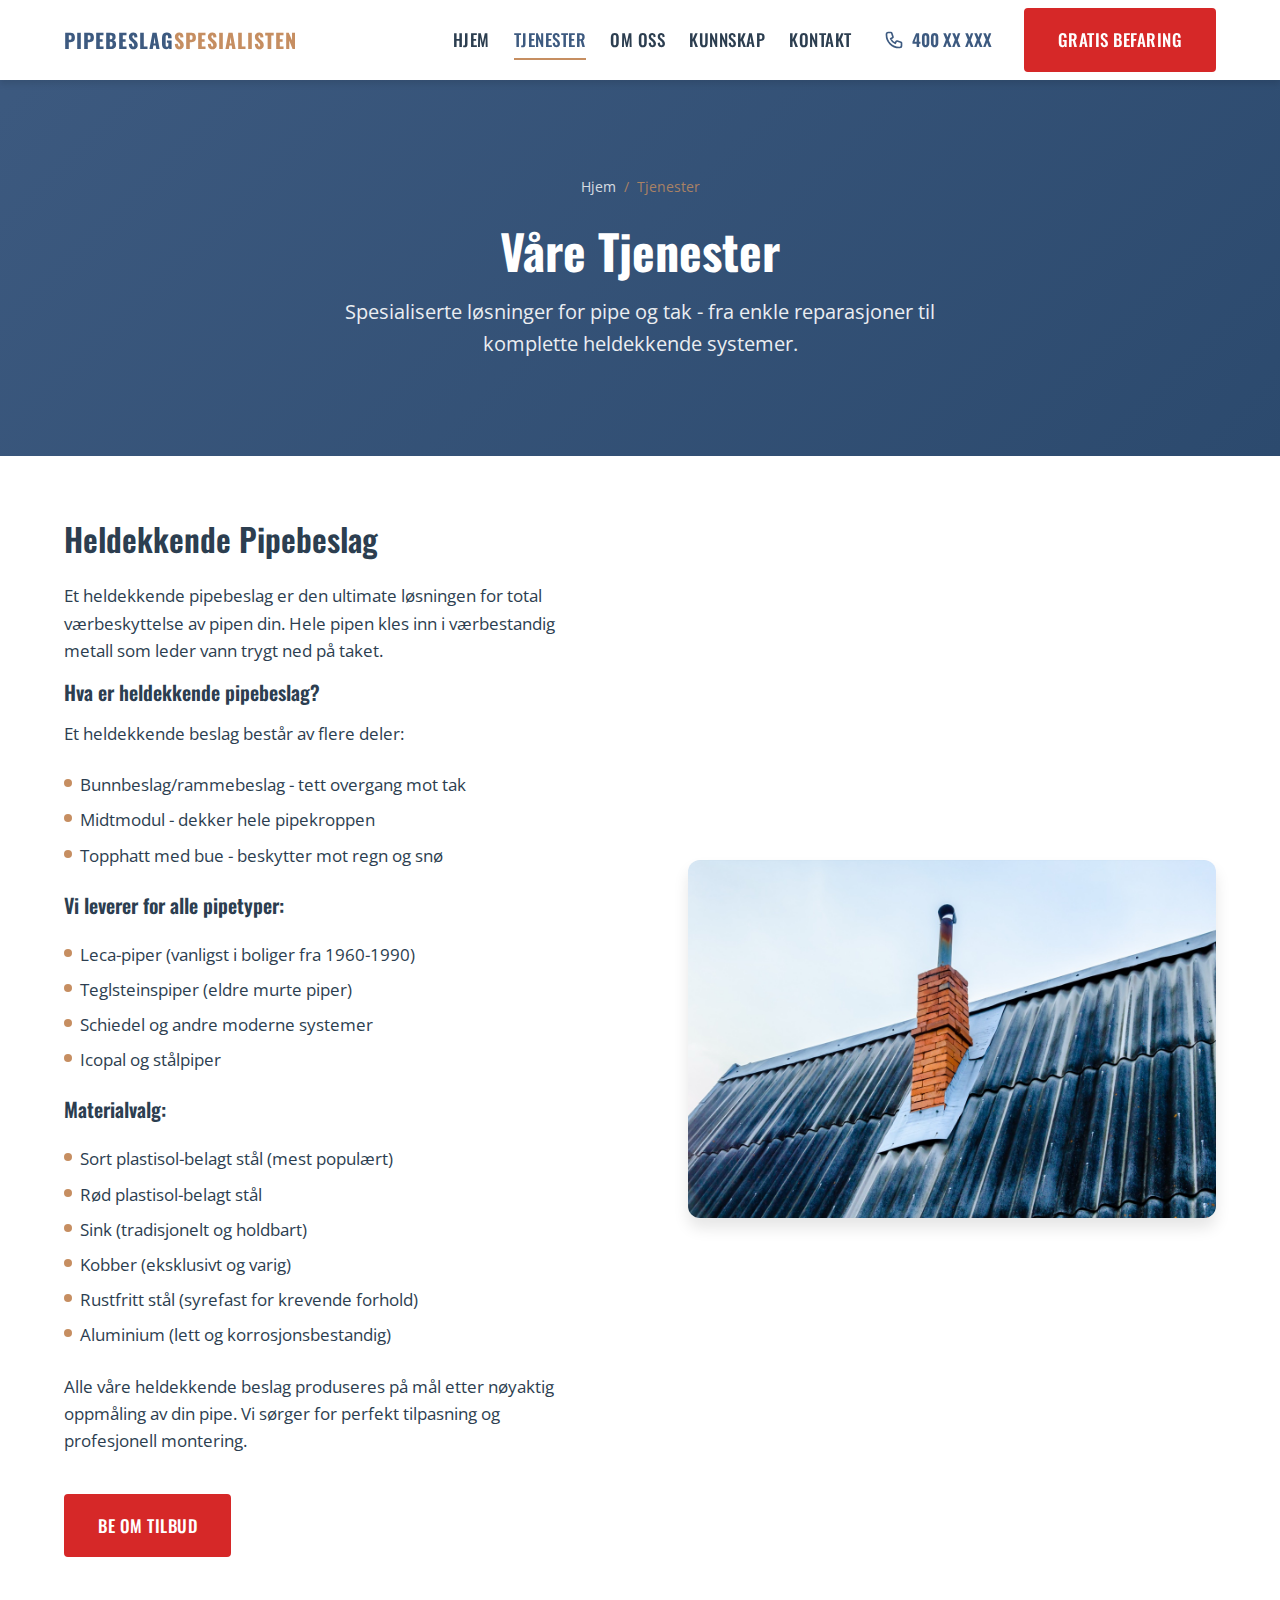
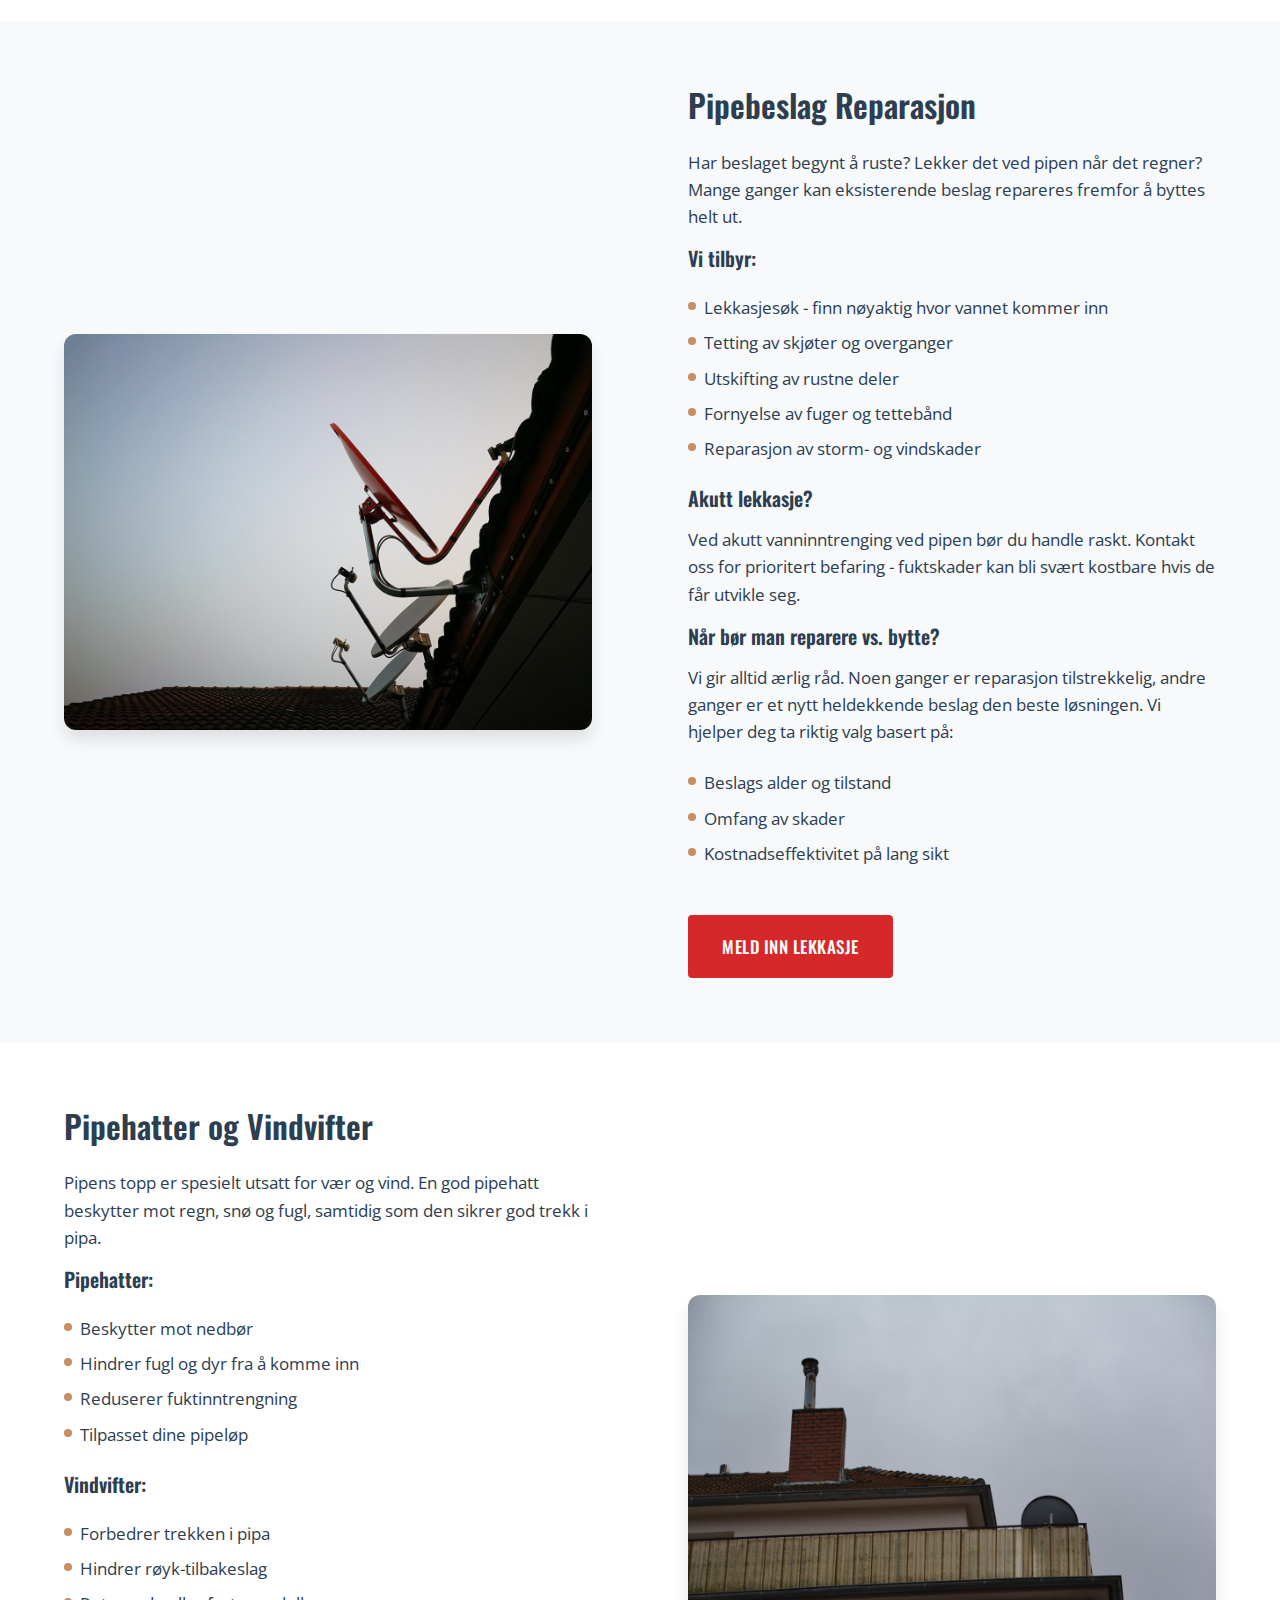
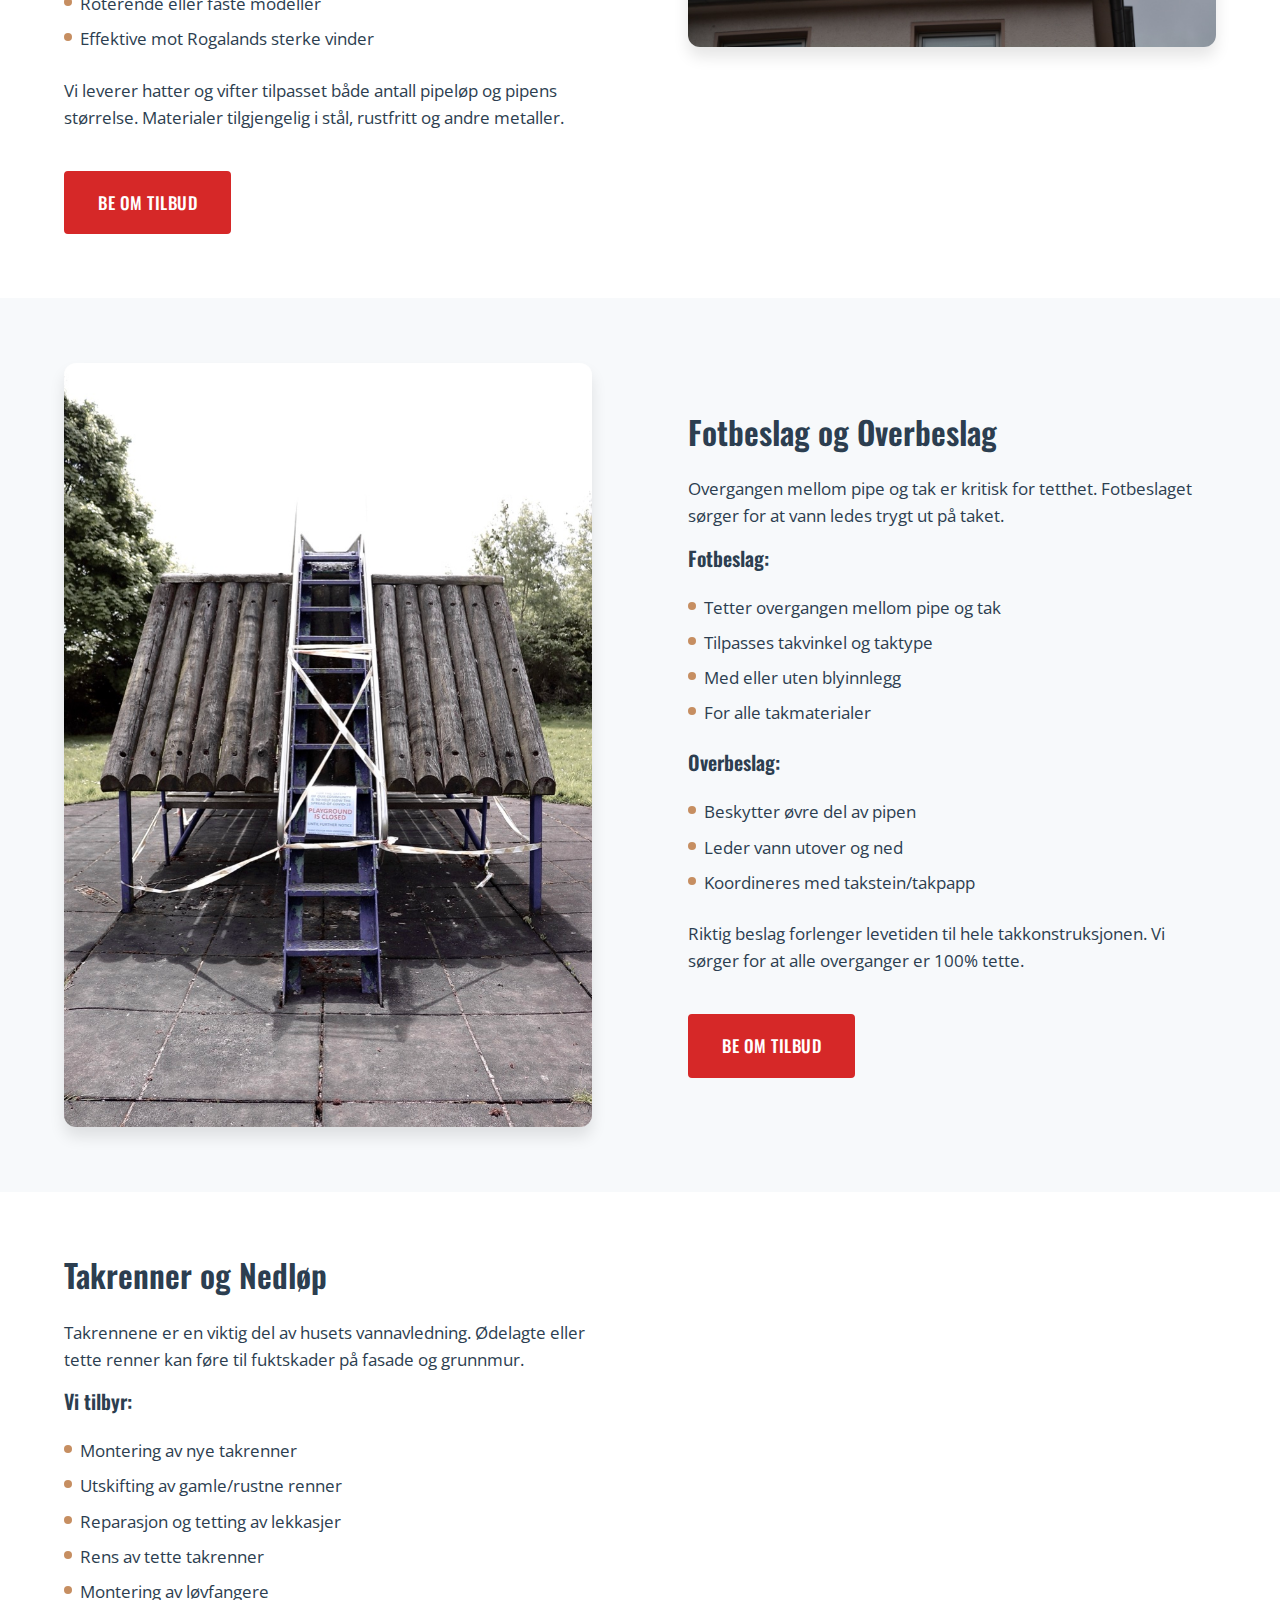
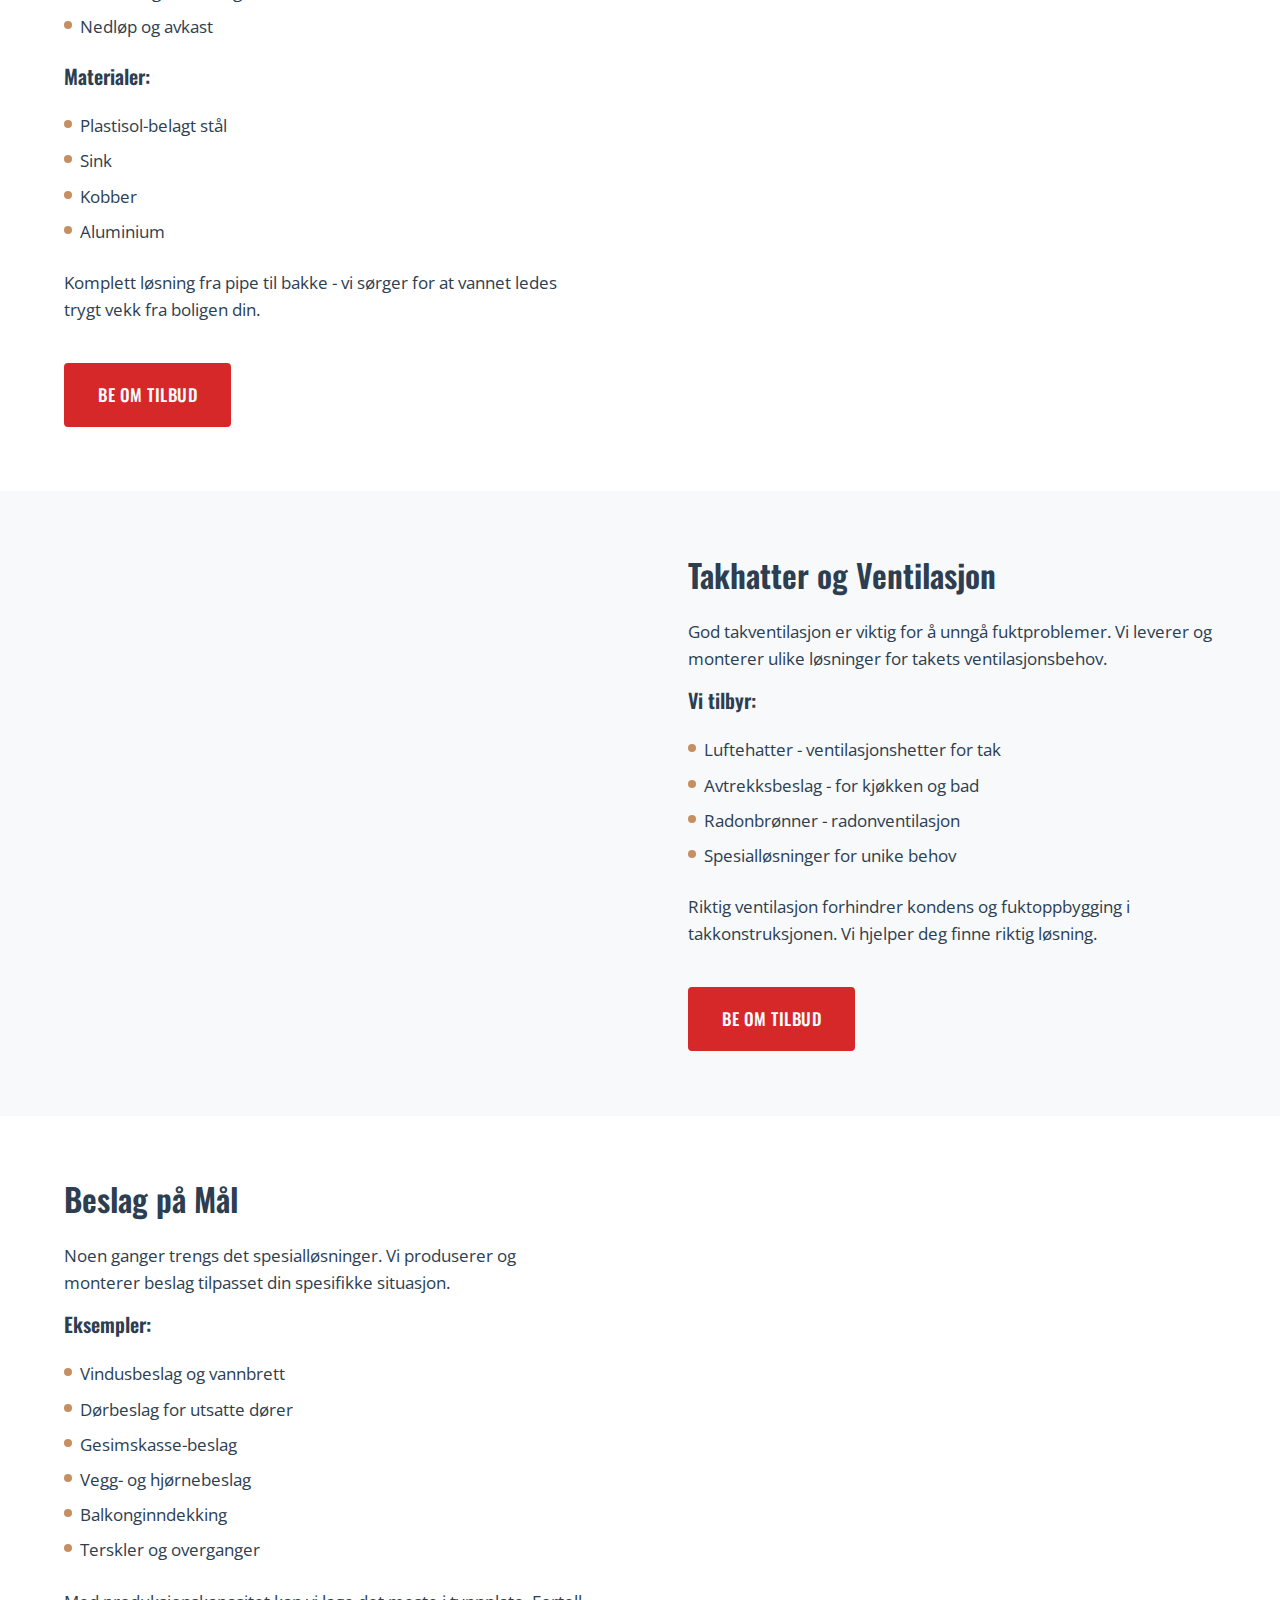
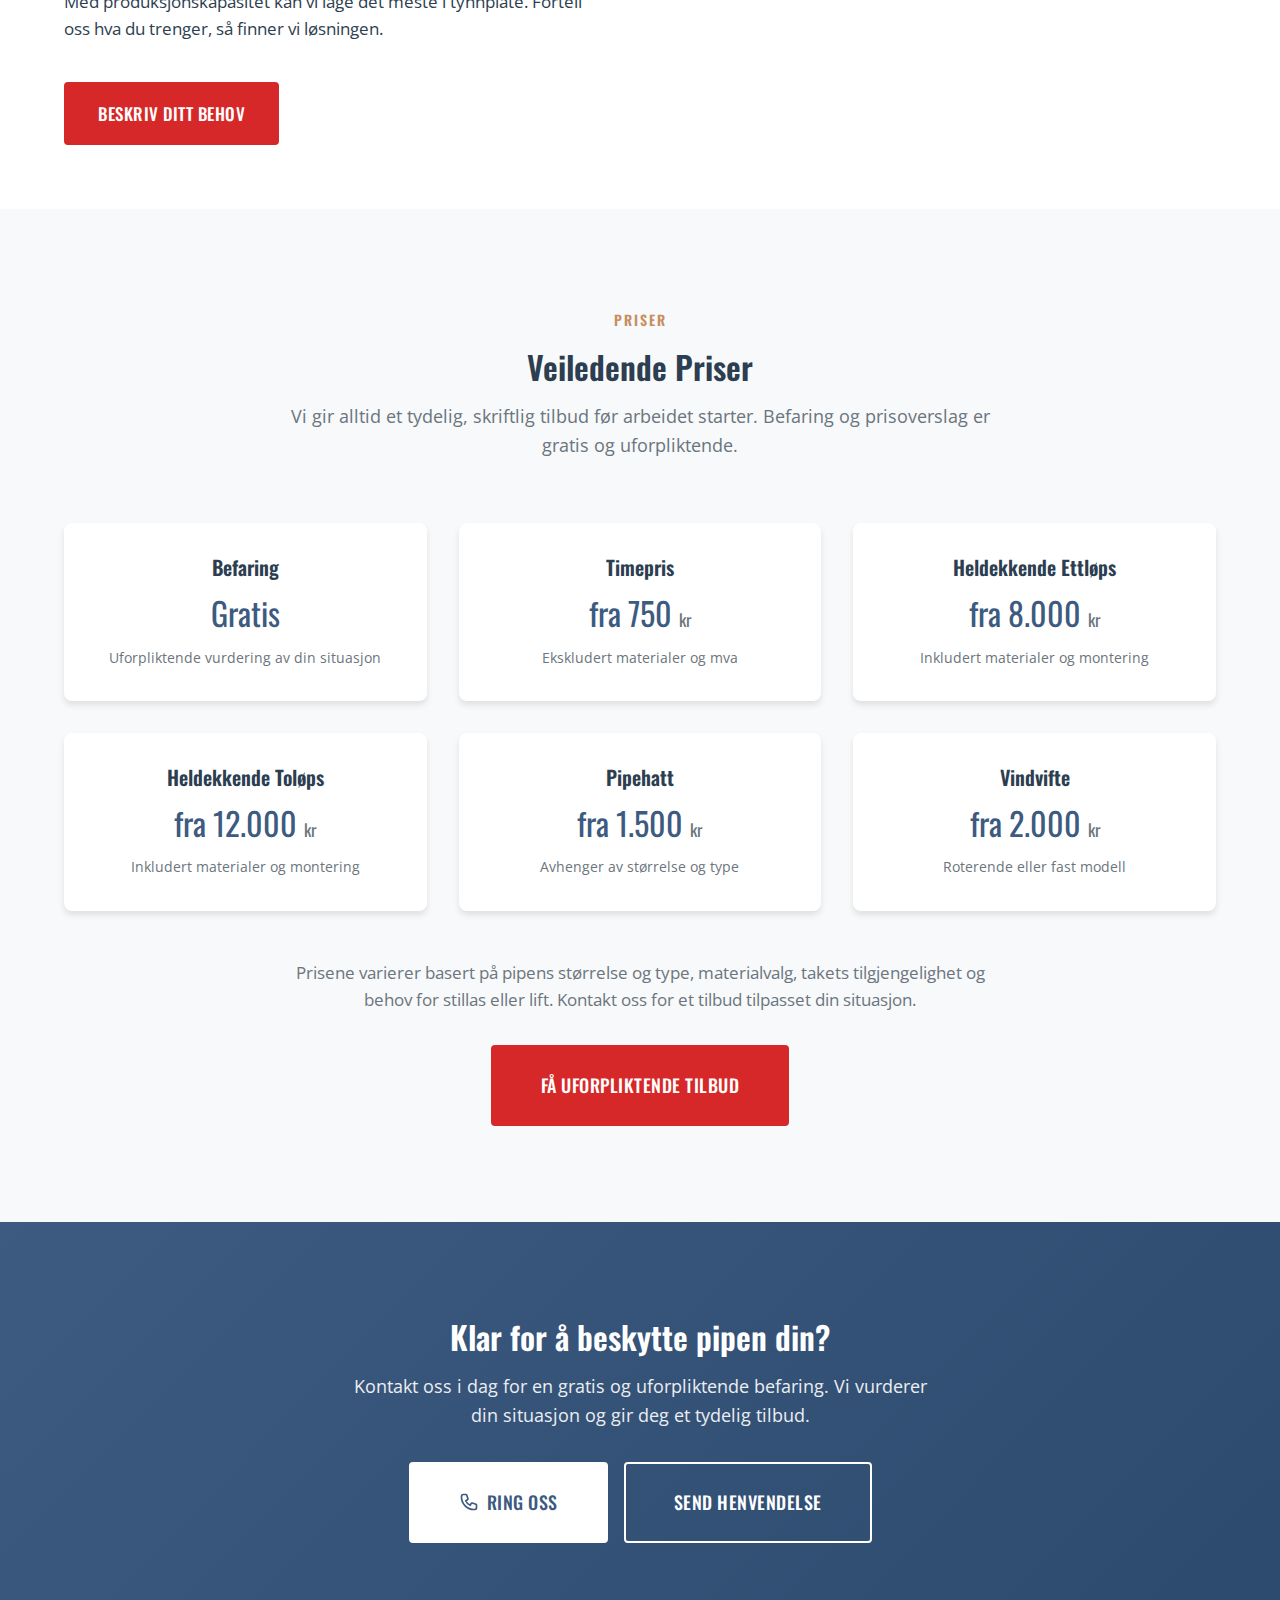
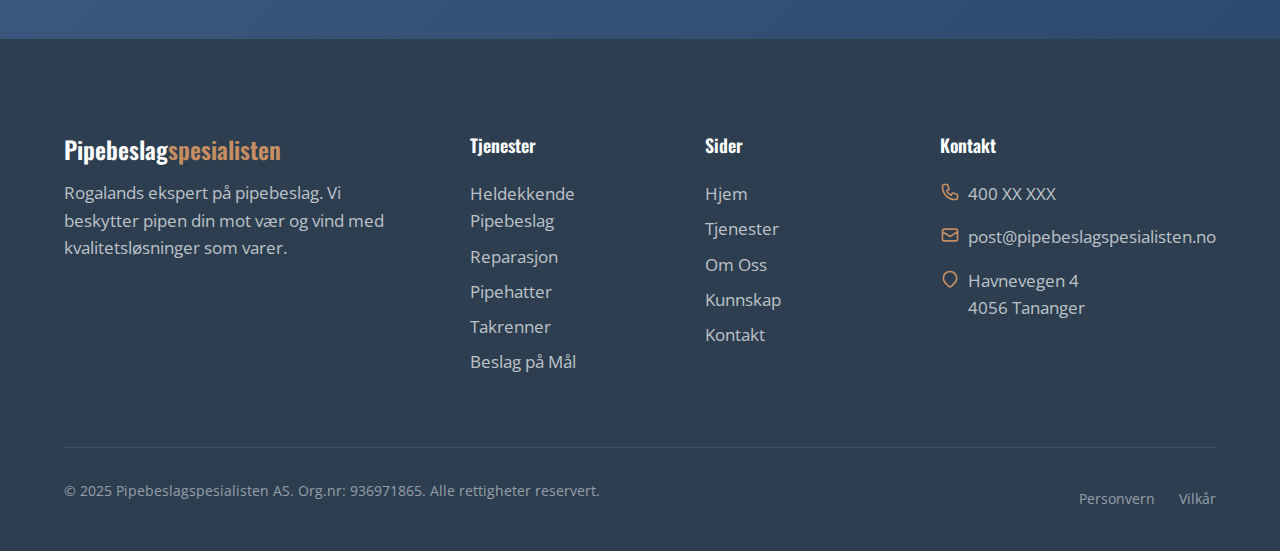
<file: tjenester.html>
<!DOCTYPE html>
<html lang="nb">
<head>
    <meta charset="UTF-8">
    <meta name="viewport" content="width=device-width, initial-scale=1.0">
    <meta http-equiv="X-UA-Compatible" content="IE=edge">

    <!-- SEO Meta Tags -->
    <title>Tjenester | Pipebeslag, Pipehatter, Takrenner | Pipebeslagspesialisten</title>
    <meta name="description" content="Se våre tjenester: heldekkende pipebeslag, reparasjon, pipehatter, takrenner. Ekspertløsninger for Rogalands kystklima.">
    <meta name="keywords" content="pipebeslag tjenester, heldekkende pipebeslag, pipehatt, takrenner, blikkenslager stavanger">
    <meta name="author" content="Pipebeslagspesialisten AS">
    <meta name="robots" content="index, follow">

    <!-- Canonical URL -->
    <link rel="canonical" href="https://pipebeslagspesialisten.no/tjenester.html">

    <!-- Open Graph / Social Media -->
    <meta property="og:type" content="website">
    <meta property="og:url" content="https://pipebeslagspesialisten.no/tjenester.html">
    <meta property="og:title" content="Tjenester | Pipebeslagspesialisten AS">
    <meta property="og:description" content="Se våre tjenester: heldekkende pipebeslag, reparasjon, pipehatter, takrenner. Ekspertløsninger for Rogalands kystklima.">
    <meta property="og:locale" content="nb_NO">

    <!-- Favicon -->
    <link rel="icon" type="image/x-icon" href="favicon.ico">

    <!-- Google Fonts -->
    <link rel="preconnect" href="https://fonts.googleapis.com">
    <link rel="preconnect" href="https://fonts.gstatic.com" crossorigin>
    <link href="https://fonts.googleapis.com/css2?family=Open+Sans:wght@400;500;600;700&family=Oswald:wght@400;500;600;700&display=swap" rel="stylesheet">

    <!-- Stylesheets -->
    <link rel="stylesheet" href="css/style.css">
    <link rel="stylesheet" href="css/responsive.css">
</head>
<body>
    <!-- Header -->
    <header class="header">
        <div class="container header__container">
            <a href="index.html" class="header__logo">
                <span class="header__logo-text">Pipebeslag<span>spesialisten</span></span>
            </a>

            <nav class="nav">
                <div class="nav__overlay"></div>
                <ul class="nav__list">
                    <li><a href="index.html" class="nav__link">Hjem</a></li>
                    <li><a href="tjenester.html" class="nav__link nav__link--active">Tjenester</a></li>
                    <li><a href="om-oss.html" class="nav__link">Om Oss</a></li>
                    <li><a href="kunnskap.html" class="nav__link">Kunnskap</a></li>
                    <li><a href="kontakt.html" class="nav__link">Kontakt</a></li>
                </ul>
                <a href="tel:+4740000000" class="nav__phone">
                    <svg xmlns="http://www.w3.org/2000/svg" fill="none" viewBox="0 0 24 24" stroke="currentColor">
                        <path stroke-linecap="round" stroke-linejoin="round" stroke-width="2" d="M3 5a2 2 0 012-2h3.28a1 1 0 01.948.684l1.498 4.493a1 1 0 01-.502 1.21l-2.257 1.13a11.042 11.042 0 005.516 5.516l1.13-2.257a1 1 0 011.21-.502l4.493 1.498a1 1 0 01.684.949V19a2 2 0 01-2 2h-1C9.716 21 3 14.284 3 6V5z"/>
                    </svg>
                    400 XX XXX
                </a>
                <a href="kontakt.html" class="btn btn--primary nav__cta">Gratis Befaring</a>
                <button class="nav__toggle" aria-label="Meny">
                    <span></span>
                    <span></span>
                    <span></span>
                </button>
            </nav>
        </div>
    </header>

    <!-- Page Header -->
    <section class="page-header">
        <div class="container">
            <nav class="breadcrumb">
                <a href="index.html">Hjem</a>
                <span>/</span>
                <span>Tjenester</span>
            </nav>
            <h1>Våre Tjenester</h1>
            <p>Spesialiserte løsninger for pipe og tak - fra enkle reparasjoner til komplette heldekkende systemer.</p>
        </div>
    </section>

    <!-- Service 1: Heldekkende Pipebeslag -->
    <section id="heldekkende" class="service-detail section">
        <div class="container">
            <div class="service-detail__content">
                <div class="service-detail__text">
                    <h2>Heldekkende Pipebeslag</h2>
                    <p>Et heldekkende pipebeslag er den ultimate løsningen for total værbeskyttelse av pipen din. Hele pipen kles inn i værbestandig metall som leder vann trygt ned på taket.</p>

                    <h4>Hva er heldekkende pipebeslag?</h4>
                    <p>Et heldekkende beslag består av flere deler:</p>
                    <ul>
                        <li>Bunnbeslag/rammebeslag - tett overgang mot tak</li>
                        <li>Midtmodul - dekker hele pipekroppen</li>
                        <li>Topphatt med bue - beskytter mot regn og snø</li>
                    </ul>

                    <h4>Vi leverer for alle pipetyper:</h4>
                    <ul>
                        <li>Leca-piper (vanligst i boliger fra 1960-1990)</li>
                        <li>Teglsteinspiper (eldre murte piper)</li>
                        <li>Schiedel og andre moderne systemer</li>
                        <li>Icopal og stålpiper</li>
                    </ul>

                    <h4>Materialvalg:</h4>
                    <ul>
                        <li>Sort plastisol-belagt stål (mest populært)</li>
                        <li>Rød plastisol-belagt stål</li>
                        <li>Sink (tradisjonelt og holdbart)</li>
                        <li>Kobber (eksklusivt og varig)</li>
                        <li>Rustfritt stål (syrefast for krevende forhold)</li>
                        <li>Aluminium (lett og korrosjonsbestandig)</li>
                    </ul>

                    <p>Alle våre heldekkende beslag produseres på mål etter nøyaktig oppmåling av din pipe. Vi sørger for perfekt tilpasning og profesjonell montering.</p>

                    <a href="kontakt.html" class="btn btn--primary mt-3">Be Om Tilbud</a>
                </div>
                <div class="service-detail__image">
                    <img src="images/services/pipebeslag.jpg" alt="Heldekkende pipebeslag" loading="lazy">
                </div>
            </div>
        </div>
    </section>

    <!-- Service 2: Reparasjon -->
    <section id="reparasjon" class="service-detail section section--light">
        <div class="container">
            <div class="service-detail__content">
                <div class="service-detail__text">
                    <h2>Pipebeslag Reparasjon</h2>
                    <p>Har beslaget begynt å ruste? Lekker det ved pipen når det regner? Mange ganger kan eksisterende beslag repareres fremfor å byttes helt ut.</p>

                    <h4>Vi tilbyr:</h4>
                    <ul>
                        <li>Lekkasjesøk - finn nøyaktig hvor vannet kommer inn</li>
                        <li>Tetting av skjøter og overganger</li>
                        <li>Utskifting av rustne deler</li>
                        <li>Fornyelse av fuger og tettebånd</li>
                        <li>Reparasjon av storm- og vindskader</li>
                    </ul>

                    <h4>Akutt lekkasje?</h4>
                    <p>Ved akutt vanninntrenging ved pipen bør du handle raskt. Kontakt oss for prioritert befaring - fuktskader kan bli svært kostbare hvis de får utvikle seg.</p>

                    <h4>Når bør man reparere vs. bytte?</h4>
                    <p>Vi gir alltid ærlig råd. Noen ganger er reparasjon tilstrekkelig, andre ganger er et nytt heldekkende beslag den beste løsningen. Vi hjelper deg ta riktig valg basert på:</p>
                    <ul>
                        <li>Beslags alder og tilstand</li>
                        <li>Omfang av skader</li>
                        <li>Kostnadseffektivitet på lang sikt</li>
                    </ul>

                    <a href="kontakt.html" class="btn btn--primary mt-3">Meld Inn Lekkasje</a>
                </div>
                <div class="service-detail__image">
                    <img src="images/services/reparasjon.jpg" alt="Pipebeslag reparasjon" loading="lazy">
                </div>
            </div>
        </div>
    </section>

    <!-- Service 3: Pipehatter og Vindvifter -->
    <section id="pipehatter" class="service-detail section">
        <div class="container">
            <div class="service-detail__content">
                <div class="service-detail__text">
                    <h2>Pipehatter og Vindvifter</h2>
                    <p>Pipens topp er spesielt utsatt for vær og vind. En god pipehatt beskytter mot regn, snø og fugl, samtidig som den sikrer god trekk i pipa.</p>

                    <h4>Pipehatter:</h4>
                    <ul>
                        <li>Beskytter mot nedbør</li>
                        <li>Hindrer fugl og dyr fra å komme inn</li>
                        <li>Reduserer fuktinntrengning</li>
                        <li>Tilpasset dine pipeløp</li>
                    </ul>

                    <h4>Vindvifter:</h4>
                    <ul>
                        <li>Forbedrer trekken i pipa</li>
                        <li>Hindrer røyk-tilbakeslag</li>
                        <li>Roterende eller faste modeller</li>
                        <li>Effektive mot Rogalands sterke vinder</li>
                    </ul>

                    <p>Vi leverer hatter og vifter tilpasset både antall pipeløp og pipens størrelse. Materialer tilgjengelig i stål, rustfritt og andre metaller.</p>

                    <a href="kontakt.html" class="btn btn--primary mt-3">Be Om Tilbud</a>
                </div>
                <div class="service-detail__image">
                    <img src="images/services/pipehatter.jpg" alt="Pipehatter og vindvifter" loading="lazy">
                </div>
            </div>
        </div>
    </section>

    <!-- Service 4: Fotbeslag og Overbeslag -->
    <section id="fotbeslag" class="service-detail section section--light">
        <div class="container">
            <div class="service-detail__content">
                <div class="service-detail__text">
                    <h2>Fotbeslag og Overbeslag</h2>
                    <p>Overgangen mellom pipe og tak er kritisk for tetthet. Fotbeslaget sørger for at vann ledes trygt ut på taket.</p>

                    <h4>Fotbeslag:</h4>
                    <ul>
                        <li>Tetter overgangen mellom pipe og tak</li>
                        <li>Tilpasses takvinkel og taktype</li>
                        <li>Med eller uten blyinnlegg</li>
                        <li>For alle takmaterialer</li>
                    </ul>

                    <h4>Overbeslag:</h4>
                    <ul>
                        <li>Beskytter øvre del av pipen</li>
                        <li>Leder vann utover og ned</li>
                        <li>Koordineres med takstein/takpapp</li>
                    </ul>

                    <p>Riktig beslag forlenger levetiden til hele takkonstruksjonen. Vi sørger for at alle overganger er 100% tette.</p>

                    <a href="kontakt.html" class="btn btn--primary mt-3">Be Om Tilbud</a>
                </div>
                <div class="service-detail__image">
                    <img src="images/services/fotbeslag.jpg" alt="Fotbeslag og overbeslag" loading="lazy">
                </div>
            </div>
        </div>
    </section>

    <!-- Service 5: Takrenner og Nedløp -->
    <section id="takrenner" class="service-detail section">
        <div class="container">
            <div class="service-detail__content">
                <div class="service-detail__text">
                    <h2>Takrenner og Nedløp</h2>
                    <p>Takrennene er en viktig del av husets vannavledning. Ødelagte eller tette renner kan føre til fuktskader på fasade og grunnmur.</p>

                    <h4>Vi tilbyr:</h4>
                    <ul>
                        <li>Montering av nye takrenner</li>
                        <li>Utskifting av gamle/rustne renner</li>
                        <li>Reparasjon og tetting av lekkasjer</li>
                        <li>Rens av tette takrenner</li>
                        <li>Montering av løvfangere</li>
                        <li>Nedløp og avkast</li>
                    </ul>

                    <h4>Materialer:</h4>
                    <ul>
                        <li>Plastisol-belagt stål</li>
                        <li>Sink</li>
                        <li>Kobber</li>
                        <li>Aluminium</li>
                    </ul>

                    <p>Komplett løsning fra pipe til bakke - vi sørger for at vannet ledes trygt vekk fra boligen din.</p>

                    <a href="kontakt.html" class="btn btn--primary mt-3">Be Om Tilbud</a>
                </div>
                <div class="service-detail__image">
                    <img src="images/services/takrenner.jpg" alt="Takrenner og nedløp" loading="lazy">
                </div>
            </div>
        </div>
    </section>

    <!-- Service 6: Takhatter og Ventilasjon -->
    <section id="ventilasjon" class="service-detail section section--light">
        <div class="container">
            <div class="service-detail__content">
                <div class="service-detail__text">
                    <h2>Takhatter og Ventilasjon</h2>
                    <p>God takventilasjon er viktig for å unngå fuktproblemer. Vi leverer og monterer ulike løsninger for takets ventilasjonsbehov.</p>

                    <h4>Vi tilbyr:</h4>
                    <ul>
                        <li>Luftehatter - ventilasjonshetter for tak</li>
                        <li>Avtrekksbeslag - for kjøkken og bad</li>
                        <li>Radonbrønner - radonventilasjon</li>
                        <li>Spesialløsninger for unike behov</li>
                    </ul>

                    <p>Riktig ventilasjon forhindrer kondens og fuktoppbygging i takkonstruksjonen. Vi hjelper deg finne riktig løsning.</p>

                    <a href="kontakt.html" class="btn btn--primary mt-3">Be Om Tilbud</a>
                </div>
                <div class="service-detail__image">
                    <img src="images/services/takhatter.jpg" alt="Takhatter og ventilasjon" loading="lazy">
                </div>
            </div>
        </div>
    </section>

    <!-- Service 7: Beslag på Mål -->
    <section id="spesialbeslag" class="service-detail section">
        <div class="container">
            <div class="service-detail__content">
                <div class="service-detail__text">
                    <h2>Beslag på Mål</h2>
                    <p>Noen ganger trengs det spesialløsninger. Vi produserer og monterer beslag tilpasset din spesifikke situasjon.</p>

                    <h4>Eksempler:</h4>
                    <ul>
                        <li>Vindusbeslag og vannbrett</li>
                        <li>Dørbeslag for utsatte dører</li>
                        <li>Gesimskasse-beslag</li>
                        <li>Vegg- og hjørnebeslag</li>
                        <li>Balkonginndekking</li>
                        <li>Terskler og overganger</li>
                    </ul>

                    <p>Med produksjonskapasitet kan vi lage det meste i tynnplate. Fortell oss hva du trenger, så finner vi løsningen.</p>

                    <a href="kontakt.html" class="btn btn--primary mt-3">Beskriv Ditt Behov</a>
                </div>
                <div class="service-detail__image">
                    <img src="images/services/beslag-maal.jpg" alt="Beslag på mål" loading="lazy">
                </div>
            </div>
        </div>
    </section>

    <!-- Pricing Section -->
    <section class="section pricing-section">
        <div class="container">
            <div class="section-header">
                <span class="section-header__label">Priser</span>
                <h2 class="section-header__title">Veiledende Priser</h2>
                <p class="section-header__description">Vi gir alltid et tydelig, skriftlig tilbud før arbeidet starter. Befaring og prisoverslag er gratis og uforpliktende.</p>
            </div>

            <div class="pricing-grid">
                <div class="pricing-card">
                    <h3 class="pricing-card__title">Befaring</h3>
                    <div class="pricing-card__price">Gratis</div>
                    <p class="pricing-card__note">Uforpliktende vurdering av din situasjon</p>
                </div>

                <div class="pricing-card">
                    <h3 class="pricing-card__title">Timepris</h3>
                    <div class="pricing-card__price">fra 750 <span>kr</span></div>
                    <p class="pricing-card__note">Ekskludert materialer og mva</p>
                </div>

                <div class="pricing-card">
                    <h3 class="pricing-card__title">Heldekkende Ettløps</h3>
                    <div class="pricing-card__price">fra 8.000 <span>kr</span></div>
                    <p class="pricing-card__note">Inkludert materialer og montering</p>
                </div>

                <div class="pricing-card">
                    <h3 class="pricing-card__title">Heldekkende Toløps</h3>
                    <div class="pricing-card__price">fra 12.000 <span>kr</span></div>
                    <p class="pricing-card__note">Inkludert materialer og montering</p>
                </div>

                <div class="pricing-card">
                    <h3 class="pricing-card__title">Pipehatt</h3>
                    <div class="pricing-card__price">fra 1.500 <span>kr</span></div>
                    <p class="pricing-card__note">Avhenger av størrelse og type</p>
                </div>

                <div class="pricing-card">
                    <h3 class="pricing-card__title">Vindvifte</h3>
                    <div class="pricing-card__price">fra 2.000 <span>kr</span></div>
                    <p class="pricing-card__note">Roterende eller fast modell</p>
                </div>
            </div>

            <div class="text-center mt-5">
                <p style="color: var(--color-medium); max-width: 700px; margin: 0 auto var(--space-xl);">
                    Prisene varierer basert på pipens størrelse og type, materialvalg, takets tilgjengelighet og behov for stillas eller lift. Kontakt oss for et tilbud tilpasset din situasjon.
                </p>
                <a href="kontakt.html" class="btn btn--primary btn--large">Få Uforpliktende Tilbud</a>
            </div>
        </div>
    </section>

    <!-- CTA Section -->
    <section class="cta-section">
        <div class="container">
            <h2>Klar for å beskytte pipen din?</h2>
            <p>Kontakt oss i dag for en gratis og uforpliktende befaring. Vi vurderer din situasjon og gir deg et tydelig tilbud.</p>
            <div class="cta-section__buttons">
                <a href="tel:+4740000000" class="btn btn--white btn--large">
                    <svg xmlns="http://www.w3.org/2000/svg" fill="none" viewBox="0 0 24 24" stroke="currentColor" width="20" height="20">
                        <path stroke-linecap="round" stroke-linejoin="round" stroke-width="2" d="M3 5a2 2 0 012-2h3.28a1 1 0 01.948.684l1.498 4.493a1 1 0 01-.502 1.21l-2.257 1.13a11.042 11.042 0 005.516 5.516l1.13-2.257a1 1 0 011.21-.502l4.493 1.498a1 1 0 01.684.949V19a2 2 0 01-2 2h-1C9.716 21 3 14.284 3 6V5z"/>
                    </svg>
                    Ring Oss
                </a>
                <a href="kontakt.html" class="btn btn--outline-white btn--large">Send Henvendelse</a>
            </div>
        </div>
    </section>

    <!-- Footer -->
    <footer class="footer">
        <div class="container">
            <div class="footer__grid">
                <div class="footer__brand">
                    <h3>Pipebeslag<span>spesialisten</span></h3>
                    <p>Rogalands ekspert på pipebeslag. Vi beskytter pipen din mot vær og vind med kvalitetsløsninger som varer.</p>
                </div>

                <div class="footer__column">
                    <h4>Tjenester</h4>
                    <ul class="footer__links">
                        <li><a href="tjenester.html#heldekkende">Heldekkende Pipebeslag</a></li>
                        <li><a href="tjenester.html#reparasjon">Reparasjon</a></li>
                        <li><a href="tjenester.html#pipehatter">Pipehatter</a></li>
                        <li><a href="tjenester.html#takrenner">Takrenner</a></li>
                        <li><a href="tjenester.html#spesialbeslag">Beslag på Mål</a></li>
                    </ul>
                </div>

                <div class="footer__column">
                    <h4>Sider</h4>
                    <ul class="footer__links">
                        <li><a href="index.html">Hjem</a></li>
                        <li><a href="tjenester.html">Tjenester</a></li>
                        <li><a href="om-oss.html">Om Oss</a></li>
                        <li><a href="kunnskap.html">Kunnskap</a></li>
                        <li><a href="kontakt.html">Kontakt</a></li>
                    </ul>
                </div>

                <div class="footer__column">
                    <h4>Kontakt</h4>
                    <ul class="footer__contact">
                        <li>
                            <svg xmlns="http://www.w3.org/2000/svg" fill="none" viewBox="0 0 24 24" stroke="currentColor">
                                <path stroke-linecap="round" stroke-linejoin="round" stroke-width="2" d="M3 5a2 2 0 012-2h3.28a1 1 0 01.948.684l1.498 4.493a1 1 0 01-.502 1.21l-2.257 1.13a11.042 11.042 0 005.516 5.516l1.13-2.257a1 1 0 011.21-.502l4.493 1.498a1 1 0 01.684.949V19a2 2 0 01-2 2h-1C9.716 21 3 14.284 3 6V5z"/>
                            </svg>
                            <a href="tel:+4740000000">400 XX XXX</a>
                        </li>
                        <li>
                            <svg xmlns="http://www.w3.org/2000/svg" fill="none" viewBox="0 0 24 24" stroke="currentColor">
                                <path stroke-linecap="round" stroke-linejoin="round" stroke-width="2" d="M3 8l7.89 5.26a2 2 0 002.22 0L21 8M5 19h14a2 2 0 002-2V7a2 2 0 00-2-2H5a2 2 0 00-2 2v10a2 2 0 002 2z"/>
                            </svg>
                            <a href="mailto:post@pipebeslagspesialisten.no">post@pipebeslagspesialisten.no</a>
                        </li>
                        <li>
                            <svg xmlns="http://www.w3.org/2000/svg" fill="none" viewBox="0 0 24 24" stroke="currentColor">
                                <path stroke-linecap="round" stroke-linejoin="round" stroke-width="2" d="M17.657 16.657L13.414 20.9a1.998 1.998 0 01-2.827 0l-4.244-4.243a8 8 0 1111.314 0z"/>
                            </svg>
                            <span>Havnevegen 4<br>4056 Tananger</span>
                        </li>
                    </ul>
                </div>
            </div>

            <div class="footer__bottom">
                <p class="footer__copyright">&copy; 2025 Pipebeslagspesialisten AS. Org.nr: 936971865. Alle rettigheter reservert.</p>
                <div class="footer__legal">
                    <a href="#">Personvern</a>
                    <a href="#">Vilkår</a>
                </div>
            </div>
        </div>
    </footer>

    <!-- Mobile CTA -->
    <a href="tel:+4740000000" class="mobile-cta">
        <svg xmlns="http://www.w3.org/2000/svg" fill="none" viewBox="0 0 24 24" stroke="currentColor">
            <path stroke-linecap="round" stroke-linejoin="round" stroke-width="2" d="M3 5a2 2 0 012-2h3.28a1 1 0 01.948.684l1.498 4.493a1 1 0 01-.502 1.21l-2.257 1.13a11.042 11.042 0 005.516 5.516l1.13-2.257a1 1 0 011.21-.502l4.493 1.498a1 1 0 01.684.949V19a2 2 0 01-2 2h-1C9.716 21 3 14.284 3 6V5z"/>
        </svg>
        Ring for Gratis Befaring
    </a>

    <!-- JavaScript -->
    <script src="js/main.js"></script>
</body>
</html>
</file>
<file: css/style.css>
/* ==========================================================================
   Pipebeslagspesialisten AS - Main Stylesheet
   ========================================================================== */

/* --------------------------------------------------------------------------
   CSS Custom Properties (Design Tokens)
   -------------------------------------------------------------------------- */
:root {
    /* Colors */
    --color-primary: #3D5A80;
    --color-primary-dark: #2C4A6E;
    --color-primary-light: #4D6A90;
    --color-secondary: #C68E61;
    --color-secondary-dark: #A67851;
    --color-secondary-light: #D6A071;
    --color-accent: #D62828;
    --color-accent-dark: #B82020;
    --color-dark: #2C3E50;
    --color-light: #F7F9FB;
    --color-medium: #6C757D;
    --color-white: #FFFFFF;
    --color-success: #28A745;
    --color-warning: #FFC107;

    /* Typography */
    --font-heading: 'Oswald', sans-serif;
    --font-body: 'Open Sans', sans-serif;

    /* Font Sizes */
    --text-xs: 0.75rem;
    --text-sm: 0.875rem;
    --text-base: 1.0625rem;
    --text-lg: 1.125rem;
    --text-xl: 1.25rem;
    --text-2xl: 1.5rem;
    --text-3xl: 2rem;
    --text-4xl: 3rem;

    /* Spacing */
    --space-xs: 0.25rem;
    --space-sm: 0.5rem;
    --space-md: 1rem;
    --space-lg: 1.5rem;
    --space-xl: 2rem;
    --space-2xl: 3rem;
    --space-3xl: 4rem;
    --space-4xl: 6rem;

    /* Layout */
    --max-width: 1200px;
    --header-height: 80px;

    /* Shadows */
    --shadow-sm: 0 1px 2px rgba(0, 0, 0, 0.05);
    --shadow-md: 0 4px 6px rgba(0, 0, 0, 0.1);
    --shadow-lg: 0 10px 15px rgba(0, 0, 0, 0.1);
    --shadow-xl: 0 20px 25px rgba(0, 0, 0, 0.15);

    /* Transitions */
    --transition-fast: 150ms ease;
    --transition-base: 300ms ease;
    --transition-slow: 500ms ease;

    /* Border Radius */
    --radius-sm: 4px;
    --radius-md: 8px;
    --radius-lg: 12px;
}

/* --------------------------------------------------------------------------
   Reset & Base Styles
   -------------------------------------------------------------------------- */
*, *::before, *::after {
    box-sizing: border-box;
    margin: 0;
    padding: 0;
}

html {
    scroll-behavior: smooth;
    font-size: 16px;
}

body {
    font-family: var(--font-body);
    font-size: var(--text-base);
    line-height: 1.6;
    color: var(--color-dark);
    background-color: var(--color-white);
    -webkit-font-smoothing: antialiased;
    -moz-osx-font-smoothing: grayscale;
}

img {
    max-width: 100%;
    height: auto;
    display: block;
}

a {
    color: var(--color-primary);
    text-decoration: none;
    transition: color var(--transition-fast);
}

a:hover {
    color: var(--color-primary-dark);
}

ul, ol {
    list-style: none;
}

/* --------------------------------------------------------------------------
   Typography
   -------------------------------------------------------------------------- */
h1, h2, h3, h4, h5, h6 {
    font-family: var(--font-heading);
    font-weight: 600;
    line-height: 1.2;
    color: var(--color-dark);
    margin-bottom: var(--space-md);
}

h1 {
    font-size: var(--text-4xl);
    font-weight: 700;
}

h2 {
    font-size: var(--text-3xl);
}

h3 {
    font-size: var(--text-2xl);
}

h4 {
    font-size: var(--text-xl);
}

p {
    margin-bottom: var(--space-md);
}

p:last-child {
    margin-bottom: 0;
}

.lead {
    font-size: var(--text-lg);
    color: var(--color-medium);
}

/* --------------------------------------------------------------------------
   Layout Utilities
   -------------------------------------------------------------------------- */
.container {
    width: 100%;
    max-width: var(--max-width);
    margin: 0 auto;
    padding: 0 var(--space-lg);
}

.section {
    padding: var(--space-4xl) 0;
}

.section--light {
    background-color: var(--color-light);
}

.section--dark {
    background-color: var(--color-dark);
    color: var(--color-white);
}

.section--primary {
    background-color: var(--color-primary);
    color: var(--color-white);
}

.text-center {
    text-align: center;
}

.text-white {
    color: var(--color-white);
}

/* --------------------------------------------------------------------------
   Buttons
   -------------------------------------------------------------------------- */
.btn {
    display: inline-flex;
    align-items: center;
    justify-content: center;
    gap: var(--space-sm);
    padding: var(--space-md) var(--space-xl);
    font-family: var(--font-heading);
    font-size: var(--text-base);
    font-weight: 500;
    text-transform: uppercase;
    letter-spacing: 0.5px;
    border: 2px solid transparent;
    border-radius: var(--radius-sm);
    cursor: pointer;
    transition: all var(--transition-base);
    text-decoration: none;
}

.btn--primary {
    background-color: var(--color-accent);
    color: var(--color-white);
    border-color: var(--color-accent);
}

.btn--primary:hover {
    background-color: var(--color-accent-dark);
    border-color: var(--color-accent-dark);
    color: var(--color-white);
    transform: translateY(-2px);
    box-shadow: var(--shadow-md);
}

.btn--secondary {
    background-color: transparent;
    color: var(--color-primary);
    border-color: var(--color-primary);
}

.btn--secondary:hover {
    background-color: var(--color-primary);
    color: var(--color-white);
    transform: translateY(-2px);
}

.btn--white {
    background-color: var(--color-white);
    color: var(--color-primary);
    border-color: var(--color-white);
}

.btn--white:hover {
    background-color: var(--color-light);
    color: var(--color-primary-dark);
    transform: translateY(-2px);
}

.btn--outline-white {
    background-color: transparent;
    color: var(--color-white);
    border-color: var(--color-white);
}

.btn--outline-white:hover {
    background-color: var(--color-white);
    color: var(--color-primary);
}

.btn--large {
    padding: var(--space-lg) var(--space-2xl);
    font-size: var(--text-lg);
}

.btn--small {
    padding: var(--space-sm) var(--space-md);
    font-size: var(--text-sm);
}

/* --------------------------------------------------------------------------
   Header & Navigation
   -------------------------------------------------------------------------- */
.header {
    position: fixed;
    top: 0;
    left: 0;
    right: 0;
    height: var(--header-height);
    background-color: var(--color-white);
    box-shadow: var(--shadow-md);
    z-index: 1000;
}

.header__container {
    display: flex;
    align-items: center;
    justify-content: space-between;
    height: 100%;
}

.header__logo {
    display: flex;
    align-items: center;
    gap: var(--space-sm);
}

.header__logo-text {
    font-family: var(--font-heading);
    font-size: var(--text-xl);
    font-weight: 700;
    color: var(--color-primary);
    text-transform: uppercase;
    letter-spacing: 1px;
}

.header__logo-text span {
    color: var(--color-secondary);
}

.nav {
    display: flex;
    align-items: center;
    gap: var(--space-xl);
}

.nav__list {
    display: flex;
    gap: var(--space-lg);
}

.nav__link {
    font-family: var(--font-heading);
    font-size: var(--text-base);
    font-weight: 500;
    color: var(--color-dark);
    text-transform: uppercase;
    letter-spacing: 0.5px;
    padding: var(--space-sm) 0;
    position: relative;
}

.nav__link::after {
    content: '';
    position: absolute;
    bottom: 0;
    left: 0;
    width: 0;
    height: 2px;
    background-color: var(--color-secondary);
    transition: width var(--transition-base);
}

.nav__link:hover::after,
.nav__link--active::after {
    width: 100%;
}

.nav__link:hover,
.nav__link--active {
    color: var(--color-primary);
}

.nav__cta {
    display: none;
}

.nav__phone {
    display: flex;
    align-items: center;
    gap: var(--space-sm);
    font-family: var(--font-heading);
    font-weight: 600;
    color: var(--color-primary);
}

.nav__phone svg {
    width: 20px;
    height: 20px;
}

/* Mobile Menu Toggle */
.nav__toggle {
    display: none;
    flex-direction: column;
    gap: 5px;
    padding: var(--space-sm);
    background: none;
    border: none;
    cursor: pointer;
}

.nav__toggle span {
    display: block;
    width: 24px;
    height: 2px;
    background-color: var(--color-dark);
    transition: all var(--transition-base);
}

/* --------------------------------------------------------------------------
   Hero Section
   -------------------------------------------------------------------------- */
.hero {
    position: relative;
    min-height: 100vh;
    display: flex;
    align-items: center;
    padding-top: var(--header-height);
    background: linear-gradient(135deg, var(--color-primary) 0%, var(--color-primary-dark) 100%);
    overflow: hidden;
}

.hero__background {
    position: absolute;
    inset: 0;
    z-index: 0;
}

.hero__background img {
    width: 100%;
    height: 100%;
    object-fit: cover;
    opacity: 0.2;
}

.hero__overlay {
    position: absolute;
    inset: 0;
    background: linear-gradient(135deg, rgba(61, 90, 128, 0.95) 0%, rgba(44, 62, 80, 0.9) 100%);
}

.hero__container {
    position: relative;
    z-index: 1;
    display: grid;
    grid-template-columns: 1fr 1fr;
    gap: var(--space-4xl);
    align-items: center;
}

.hero__content {
    color: var(--color-white);
}

.hero__badge {
    display: inline-block;
    padding: var(--space-sm) var(--space-md);
    background-color: rgba(255, 255, 255, 0.15);
    border-radius: var(--radius-sm);
    font-size: var(--text-sm);
    font-weight: 600;
    text-transform: uppercase;
    letter-spacing: 1px;
    margin-bottom: var(--space-lg);
}

.hero__title {
    font-size: clamp(2.5rem, 5vw, 4rem);
    color: var(--color-white);
    margin-bottom: var(--space-lg);
    line-height: 1.1;
}

.hero__title span {
    color: var(--color-secondary);
}

.hero__subtitle {
    font-size: var(--text-xl);
    opacity: 0.9;
    margin-bottom: var(--space-2xl);
    max-width: 500px;
}

.hero__buttons {
    display: flex;
    gap: var(--space-md);
    flex-wrap: wrap;
}

.hero__image {
    position: relative;
}

.hero__image img {
    border-radius: var(--radius-lg);
    box-shadow: var(--shadow-xl);
}

/* Quick Contact Bar */
.quick-contact {
    background-color: var(--color-secondary);
    padding: var(--space-md) 0;
}

.quick-contact__container {
    display: flex;
    justify-content: center;
    gap: var(--space-2xl);
    flex-wrap: wrap;
}

.quick-contact__item {
    display: flex;
    align-items: center;
    gap: var(--space-sm);
    color: var(--color-white);
    font-weight: 500;
}

.quick-contact__item svg {
    width: 20px;
    height: 20px;
}

.quick-contact__item a {
    color: var(--color-white);
}

.quick-contact__item a:hover {
    text-decoration: underline;
}

/* --------------------------------------------------------------------------
   Section Headers
   -------------------------------------------------------------------------- */
.section-header {
    text-align: center;
    max-width: 700px;
    margin: 0 auto var(--space-3xl);
}

.section-header__label {
    display: inline-block;
    font-family: var(--font-heading);
    font-size: var(--text-sm);
    font-weight: 600;
    text-transform: uppercase;
    letter-spacing: 2px;
    color: var(--color-secondary);
    margin-bottom: var(--space-md);
}

.section-header__title {
    margin-bottom: var(--space-md);
}

.section-header__description {
    color: var(--color-medium);
    font-size: var(--text-lg);
}

/* --------------------------------------------------------------------------
   Problem/Solution Section
   -------------------------------------------------------------------------- */
.problem-solution {
    display: grid;
    grid-template-columns: 1fr 1fr;
    gap: var(--space-4xl);
    align-items: center;
}

.problem-solution__content h2 {
    color: var(--color-accent);
}

.problem-solution__list {
    margin-top: var(--space-lg);
}

.problem-solution__list li {
    display: flex;
    align-items: flex-start;
    gap: var(--space-md);
    margin-bottom: var(--space-md);
}

.problem-solution__list li svg {
    width: 24px;
    height: 24px;
    color: var(--color-success);
    flex-shrink: 0;
    margin-top: 2px;
}

.problem-solution__image {
    position: relative;
}

.problem-solution__image img {
    border-radius: var(--radius-lg);
    box-shadow: var(--shadow-lg);
}

/* --------------------------------------------------------------------------
   Services Grid
   -------------------------------------------------------------------------- */
.services-grid {
    display: grid;
    grid-template-columns: repeat(3, 1fr);
    gap: var(--space-xl);
}

.service-card {
    background-color: var(--color-white);
    border-radius: var(--radius-md);
    padding: var(--space-xl);
    box-shadow: var(--shadow-md);
    transition: all var(--transition-base);
    border: 1px solid rgba(0, 0, 0, 0.05);
}

.service-card:hover {
    transform: translateY(-5px);
    box-shadow: var(--shadow-xl);
}

.service-card__icon {
    width: 60px;
    height: 60px;
    background-color: var(--color-primary);
    border-radius: var(--radius-md);
    display: flex;
    align-items: center;
    justify-content: center;
    margin-bottom: var(--space-lg);
}

.service-card__icon svg {
    width: 30px;
    height: 30px;
    color: var(--color-white);
}

.service-card__title {
    font-size: var(--text-xl);
    margin-bottom: var(--space-sm);
}

.service-card__description {
    color: var(--color-medium);
    margin-bottom: var(--space-md);
}

.service-card__link {
    display: inline-flex;
    align-items: center;
    gap: var(--space-sm);
    font-weight: 600;
    color: var(--color-primary);
}

.service-card__link svg {
    width: 16px;
    height: 16px;
    transition: transform var(--transition-fast);
}

.service-card:hover .service-card__link svg {
    transform: translateX(4px);
}

/* --------------------------------------------------------------------------
   Why Choose Us
   -------------------------------------------------------------------------- */
.why-us-grid {
    display: grid;
    grid-template-columns: repeat(3, 1fr);
    gap: var(--space-xl);
}

.why-us-card {
    text-align: center;
    padding: var(--space-xl);
}

.why-us-card__icon {
    width: 80px;
    height: 80px;
    background-color: var(--color-light);
    border-radius: 50%;
    display: flex;
    align-items: center;
    justify-content: center;
    margin: 0 auto var(--space-lg);
}

.why-us-card__icon svg {
    width: 36px;
    height: 36px;
    color: var(--color-primary);
}

.why-us-card__title {
    font-size: var(--text-xl);
    margin-bottom: var(--space-sm);
}

.why-us-card__description {
    color: var(--color-medium);
}

/* Features List */
.features-list {
    display: grid;
    grid-template-columns: repeat(2, 1fr);
    gap: var(--space-lg);
}

.feature-item {
    display: flex;
    align-items: flex-start;
    gap: var(--space-md);
}

.feature-item__icon {
    width: 24px;
    height: 24px;
    color: var(--color-success);
    flex-shrink: 0;
}

.feature-item__content h4 {
    margin-bottom: var(--space-xs);
}

.feature-item__content p {
    color: var(--color-medium);
    font-size: var(--text-sm);
}

/* --------------------------------------------------------------------------
   Service Area / Map
   -------------------------------------------------------------------------- */
.service-area {
    display: grid;
    grid-template-columns: 1fr 1fr;
    gap: var(--space-4xl);
    align-items: center;
}

.service-area__list {
    display: grid;
    grid-template-columns: repeat(2, 1fr);
    gap: var(--space-md);
    margin-top: var(--space-xl);
}

.service-area__item {
    display: flex;
    align-items: center;
    gap: var(--space-sm);
    padding: var(--space-md);
    background-color: var(--color-light);
    border-radius: var(--radius-sm);
}

.service-area__item svg {
    width: 20px;
    height: 20px;
    color: var(--color-primary);
}

.service-area__map {
    position: relative;
    border-radius: var(--radius-lg);
    overflow: hidden;
    box-shadow: var(--shadow-lg);
}

.service-area__map iframe {
    width: 100%;
    height: 400px;
    border: none;
}

/* --------------------------------------------------------------------------
   CTA Section
   -------------------------------------------------------------------------- */
.cta-section {
    background: linear-gradient(135deg, var(--color-primary) 0%, var(--color-primary-dark) 100%);
    padding: var(--space-4xl) 0;
    text-align: center;
    color: var(--color-white);
}

.cta-section h2 {
    color: var(--color-white);
    margin-bottom: var(--space-md);
}

.cta-section p {
    font-size: var(--text-lg);
    opacity: 0.9;
    max-width: 600px;
    margin: 0 auto var(--space-xl);
}

.cta-section__buttons {
    display: flex;
    gap: var(--space-md);
    justify-content: center;
    flex-wrap: wrap;
}

/* --------------------------------------------------------------------------
   Emergency Banner
   -------------------------------------------------------------------------- */
.emergency-banner {
    background-color: var(--color-accent);
    color: var(--color-white);
    padding: var(--space-md) 0;
    text-align: center;
}

.emergency-banner__content {
    display: flex;
    align-items: center;
    justify-content: center;
    gap: var(--space-md);
    flex-wrap: wrap;
}

.emergency-banner__text {
    font-weight: 600;
}

.emergency-banner a {
    color: var(--color-white);
    text-decoration: underline;
}

/* --------------------------------------------------------------------------
   Footer
   -------------------------------------------------------------------------- */
.footer {
    background-color: var(--color-dark);
    color: var(--color-white);
    padding: var(--space-4xl) 0 var(--space-xl);
}

.footer__grid {
    display: grid;
    grid-template-columns: 2fr 1fr 1fr 1fr;
    gap: var(--space-3xl);
    margin-bottom: var(--space-3xl);
}

.footer__brand h3 {
    font-size: var(--text-2xl);
    color: var(--color-white);
    margin-bottom: var(--space-md);
}

.footer__brand h3 span {
    color: var(--color-secondary);
}

.footer__brand p {
    color: rgba(255, 255, 255, 0.7);
    margin-bottom: var(--space-lg);
}

.footer__column h4 {
    color: var(--color-white);
    font-size: var(--text-lg);
    margin-bottom: var(--space-lg);
}

.footer__links li {
    margin-bottom: var(--space-sm);
}

.footer__links a {
    color: rgba(255, 255, 255, 0.7);
    transition: color var(--transition-fast);
}

.footer__links a:hover {
    color: var(--color-secondary);
}

.footer__contact li {
    display: flex;
    align-items: flex-start;
    gap: var(--space-sm);
    margin-bottom: var(--space-md);
    color: rgba(255, 255, 255, 0.7);
}

.footer__contact li svg {
    width: 20px;
    height: 20px;
    color: var(--color-secondary);
    flex-shrink: 0;
    margin-top: 2px;
}

.footer__contact a {
    color: rgba(255, 255, 255, 0.7);
}

.footer__contact a:hover {
    color: var(--color-secondary);
}

.footer__bottom {
    border-top: 1px solid rgba(255, 255, 255, 0.1);
    padding-top: var(--space-xl);
    display: flex;
    justify-content: space-between;
    align-items: center;
    flex-wrap: wrap;
    gap: var(--space-md);
}

.footer__copyright {
    color: rgba(255, 255, 255, 0.5);
    font-size: var(--text-sm);
}

.footer__legal {
    display: flex;
    gap: var(--space-lg);
}

.footer__legal a {
    color: rgba(255, 255, 255, 0.5);
    font-size: var(--text-sm);
}

.footer__legal a:hover {
    color: var(--color-secondary);
}

/* --------------------------------------------------------------------------
   Page Header (Internal Pages)
   -------------------------------------------------------------------------- */
.page-header {
    padding: calc(var(--header-height) + var(--space-4xl)) 0 var(--space-4xl);
    background: linear-gradient(135deg, var(--color-primary) 0%, var(--color-primary-dark) 100%);
    color: var(--color-white);
    text-align: center;
}

.page-header h1 {
    color: var(--color-white);
    margin-bottom: var(--space-md);
}

.page-header p {
    font-size: var(--text-xl);
    opacity: 0.9;
    max-width: 600px;
    margin: 0 auto;
}

/* Breadcrumb */
.breadcrumb {
    display: flex;
    justify-content: center;
    gap: var(--space-sm);
    margin-bottom: var(--space-lg);
    font-size: var(--text-sm);
    opacity: 0.8;
}

.breadcrumb a {
    color: var(--color-white);
}

.breadcrumb a:hover {
    text-decoration: underline;
}

.breadcrumb span {
    color: var(--color-secondary);
}

/* --------------------------------------------------------------------------
   Service Detail (Services Page)
   -------------------------------------------------------------------------- */
.service-detail {
    padding: var(--space-3xl) 0;
    border-bottom: 1px solid var(--color-light);
}

.service-detail:last-child {
    border-bottom: none;
}

.service-detail__content {
    display: grid;
    grid-template-columns: 1fr 1fr;
    gap: var(--space-4xl);
    align-items: center;
}

.service-detail:nth-child(even) .service-detail__content {
    direction: rtl;
}

.service-detail:nth-child(even) .service-detail__content > * {
    direction: ltr;
}

.service-detail__text h2 {
    margin-bottom: var(--space-lg);
}

.service-detail__text ul {
    margin: var(--space-lg) 0;
}

.service-detail__text li {
    display: flex;
    align-items: flex-start;
    gap: var(--space-sm);
    margin-bottom: var(--space-sm);
}

.service-detail__text li::before {
    content: '';
    width: 8px;
    height: 8px;
    background-color: var(--color-secondary);
    border-radius: 50%;
    flex-shrink: 0;
    margin-top: 8px;
}

.service-detail__image {
    border-radius: var(--radius-lg);
    overflow: hidden;
    box-shadow: var(--shadow-lg);
}

/* Pricing Section */
.pricing-section {
    background-color: var(--color-light);
}

.pricing-grid {
    display: grid;
    grid-template-columns: repeat(3, 1fr);
    gap: var(--space-xl);
}

.pricing-card {
    background-color: var(--color-white);
    border-radius: var(--radius-md);
    padding: var(--space-xl);
    text-align: center;
    box-shadow: var(--shadow-md);
}

.pricing-card__title {
    font-size: var(--text-xl);
    margin-bottom: var(--space-sm);
}

.pricing-card__price {
    font-size: var(--text-3xl);
    font-family: var(--font-heading);
    color: var(--color-primary);
    margin-bottom: var(--space-sm);
}

.pricing-card__price span {
    font-size: var(--text-base);
    color: var(--color-medium);
}

.pricing-card__note {
    font-size: var(--text-sm);
    color: var(--color-medium);
}

/* --------------------------------------------------------------------------
   About Page
   -------------------------------------------------------------------------- */
.about-intro {
    display: grid;
    grid-template-columns: 1fr 1fr;
    gap: var(--space-4xl);
    align-items: center;
}

.about-intro__image {
    border-radius: var(--radius-lg);
    overflow: hidden;
    box-shadow: var(--shadow-lg);
}

.approach-grid {
    display: grid;
    grid-template-columns: repeat(2, 1fr);
    gap: var(--space-xl);
}

.approach-card {
    padding: var(--space-xl);
    background-color: var(--color-white);
    border-radius: var(--radius-md);
    box-shadow: var(--shadow-md);
}

.approach-card h3 {
    color: var(--color-primary);
    margin-bottom: var(--space-md);
}

.climate-section {
    display: grid;
    grid-template-columns: 1fr 1fr;
    gap: var(--space-4xl);
    align-items: center;
}

.climate-challenges {
    display: grid;
    gap: var(--space-md);
    margin-top: var(--space-lg);
}

.climate-challenge {
    display: flex;
    align-items: center;
    gap: var(--space-md);
    padding: var(--space-md);
    background-color: var(--color-light);
    border-radius: var(--radius-sm);
}

.climate-challenge svg {
    width: 24px;
    height: 24px;
    color: var(--color-primary);
    flex-shrink: 0;
}

/* --------------------------------------------------------------------------
   Knowledge/Blog Page
   -------------------------------------------------------------------------- */
.articles-grid {
    display: grid;
    grid-template-columns: repeat(2, 1fr);
    gap: var(--space-xl);
}

.article-card {
    background-color: var(--color-white);
    border-radius: var(--radius-md);
    overflow: hidden;
    box-shadow: var(--shadow-md);
    transition: all var(--transition-base);
}

.article-card:hover {
    transform: translateY(-5px);
    box-shadow: var(--shadow-xl);
}

.article-card__image {
    height: 200px;
    overflow: hidden;
}

.article-card__image img {
    width: 100%;
    height: 100%;
    object-fit: cover;
    transition: transform var(--transition-slow);
}

.article-card:hover .article-card__image img {
    transform: scale(1.05);
}

.article-card__content {
    padding: var(--space-xl);
}

.article-card__title {
    font-size: var(--text-xl);
    margin-bottom: var(--space-sm);
}

.article-card__excerpt {
    color: var(--color-medium);
    margin-bottom: var(--space-md);
}

.article-card__link {
    display: inline-flex;
    align-items: center;
    gap: var(--space-sm);
    font-weight: 600;
    color: var(--color-primary);
}

/* Article Detail */
.article-content {
    max-width: 800px;
    margin: 0 auto;
}

.article-content h2 {
    margin-top: var(--space-2xl);
}

.article-content h3 {
    margin-top: var(--space-xl);
}

.article-content ul, .article-content ol {
    margin: var(--space-lg) 0;
    padding-left: var(--space-xl);
}

.article-content li {
    margin-bottom: var(--space-sm);
    list-style: disc;
}

.article-content ol li {
    list-style: decimal;
}

/* --------------------------------------------------------------------------
   Contact Page
   -------------------------------------------------------------------------- */
.contact-grid {
    display: grid;
    grid-template-columns: 1fr 1.5fr;
    gap: var(--space-4xl);
}

.contact-info__item {
    display: flex;
    align-items: flex-start;
    gap: var(--space-md);
    margin-bottom: var(--space-xl);
}

.contact-info__icon {
    width: 50px;
    height: 50px;
    background-color: var(--color-primary);
    border-radius: var(--radius-md);
    display: flex;
    align-items: center;
    justify-content: center;
    flex-shrink: 0;
}

.contact-info__icon svg {
    width: 24px;
    height: 24px;
    color: var(--color-white);
}

.contact-info__text h4 {
    margin-bottom: var(--space-xs);
}

.contact-info__text p {
    color: var(--color-medium);
}

.contact-info__text a {
    color: var(--color-primary);
    font-weight: 600;
}

.opening-hours {
    background-color: var(--color-light);
    padding: var(--space-xl);
    border-radius: var(--radius-md);
    margin-top: var(--space-xl);
}

.opening-hours h4 {
    margin-bottom: var(--space-md);
}

.opening-hours ul li {
    display: flex;
    justify-content: space-between;
    padding: var(--space-sm) 0;
    border-bottom: 1px solid rgba(0, 0, 0, 0.1);
}

.opening-hours ul li:last-child {
    border-bottom: none;
}

/* Contact Form */
.contact-form {
    background-color: var(--color-white);
    padding: var(--space-2xl);
    border-radius: var(--radius-lg);
    box-shadow: var(--shadow-lg);
}

.contact-form h3 {
    margin-bottom: var(--space-xl);
}

.form-group {
    margin-bottom: var(--space-lg);
}

.form-row {
    display: grid;
    grid-template-columns: 1fr 1fr;
    gap: var(--space-lg);
}

.form-group label {
    display: block;
    font-weight: 600;
    margin-bottom: var(--space-sm);
    color: var(--color-dark);
}

.form-group label .required {
    color: var(--color-accent);
}

.form-group input,
.form-group select,
.form-group textarea {
    width: 100%;
    padding: var(--space-md);
    border: 1px solid rgba(0, 0, 0, 0.15);
    border-radius: var(--radius-sm);
    font-family: var(--font-body);
    font-size: var(--text-base);
    transition: border-color var(--transition-fast), box-shadow var(--transition-fast);
}

.form-group input:focus,
.form-group select:focus,
.form-group textarea:focus {
    outline: none;
    border-color: var(--color-primary);
    box-shadow: 0 0 0 3px rgba(61, 90, 128, 0.1);
}

.form-group textarea {
    min-height: 150px;
    resize: vertical;
}

.form-group input.error,
.form-group select.error,
.form-group textarea.error {
    border-color: var(--color-accent);
}

.form-error {
    color: var(--color-accent);
    font-size: var(--text-sm);
    margin-top: var(--space-xs);
}

.form-submit {
    margin-top: var(--space-xl);
}

/* Form Success Message */
.form-success {
    display: none;
    background-color: rgba(40, 167, 69, 0.1);
    border: 1px solid var(--color-success);
    border-radius: var(--radius-md);
    padding: var(--space-xl);
    text-align: center;
}

.form-success.show {
    display: block;
}

.form-success h4 {
    color: var(--color-success);
    margin-bottom: var(--space-md);
}

/* Emergency Section on Contact Page */
.emergency-section {
    background-color: var(--color-accent);
    color: var(--color-white);
    padding: var(--space-2xl);
    border-radius: var(--radius-lg);
    margin-top: var(--space-2xl);
}

.emergency-section h3 {
    color: var(--color-white);
    margin-bottom: var(--space-md);
}

.emergency-section ul {
    margin-top: var(--space-lg);
}

.emergency-section li {
    display: flex;
    align-items: flex-start;
    gap: var(--space-sm);
    margin-bottom: var(--space-sm);
}

.emergency-section li::before {
    content: '';
    width: 6px;
    height: 6px;
    background-color: var(--color-white);
    border-radius: 50%;
    flex-shrink: 0;
    margin-top: 10px;
}

/* Map Section */
.map-section {
    margin-top: var(--space-4xl);
}

.map-container {
    border-radius: var(--radius-lg);
    overflow: hidden;
    box-shadow: var(--shadow-lg);
}

.map-container iframe {
    width: 100%;
    height: 400px;
    border: none;
}

/* --------------------------------------------------------------------------
   Utilities
   -------------------------------------------------------------------------- */
.visually-hidden {
    position: absolute;
    width: 1px;
    height: 1px;
    padding: 0;
    margin: -1px;
    overflow: hidden;
    clip: rect(0, 0, 0, 0);
    white-space: nowrap;
    border: 0;
}

.mb-0 { margin-bottom: 0; }
.mb-1 { margin-bottom: var(--space-sm); }
.mb-2 { margin-bottom: var(--space-md); }
.mb-3 { margin-bottom: var(--space-lg); }
.mb-4 { margin-bottom: var(--space-xl); }
.mb-5 { margin-bottom: var(--space-2xl); }

.mt-0 { margin-top: 0; }
.mt-1 { margin-top: var(--space-sm); }
.mt-2 { margin-top: var(--space-md); }
.mt-3 { margin-top: var(--space-lg); }
.mt-4 { margin-top: var(--space-xl); }
.mt-5 { margin-top: var(--space-2xl); }

/* Loading spinner for form */
.spinner {
    display: inline-block;
    width: 20px;
    height: 20px;
    border: 2px solid rgba(255, 255, 255, 0.3);
    border-radius: 50%;
    border-top-color: var(--color-white);
    animation: spin 1s ease-in-out infinite;
}

@keyframes spin {
    to {
        transform: rotate(360deg);
    }
}

.btn--loading {
    pointer-events: none;
    opacity: 0.8;
}

.btn--loading .spinner {
    margin-right: var(--space-sm);
}
</file>
<file: css/responsive.css>
/* ==========================================================================
   Pipebeslagspesialisten AS - Responsive Styles
   ========================================================================== */

/* --------------------------------------------------------------------------
   Large Desktop (1200px+)
   -------------------------------------------------------------------------- */
@media (min-width: 1200px) {
    .nav__cta {
        display: inline-flex;
    }
}

/* --------------------------------------------------------------------------
   Desktop (1024px - 1199px)
   -------------------------------------------------------------------------- */
@media (max-width: 1199px) {
    .footer__grid {
        grid-template-columns: 1fr 1fr;
        gap: var(--space-2xl);
    }

    .footer__brand {
        grid-column: 1 / -1;
    }
}

/* --------------------------------------------------------------------------
   Tablet (768px - 1023px)
   -------------------------------------------------------------------------- */
@media (max-width: 1023px) {
    :root {
        --text-4xl: 2.5rem;
        --text-3xl: 1.75rem;
    }

    /* Hero */
    .hero__container {
        grid-template-columns: 1fr;
        text-align: center;
    }

    .hero__subtitle {
        margin: 0 auto var(--space-2xl);
    }

    .hero__buttons {
        justify-content: center;
    }

    .hero__image {
        display: none;
    }

    /* Services Grid */
    .services-grid {
        grid-template-columns: repeat(2, 1fr);
    }

    /* Why Us Grid */
    .why-us-grid {
        grid-template-columns: repeat(2, 1fr);
    }

    /* Problem Solution */
    .problem-solution {
        grid-template-columns: 1fr;
        gap: var(--space-2xl);
    }

    .problem-solution__image {
        order: -1;
    }

    /* Service Area */
    .service-area {
        grid-template-columns: 1fr;
        gap: var(--space-2xl);
    }

    /* Service Detail */
    .service-detail__content {
        grid-template-columns: 1fr;
        gap: var(--space-2xl);
    }

    .service-detail:nth-child(even) .service-detail__content {
        direction: ltr;
    }

    .service-detail__image {
        order: -1;
    }

    /* Pricing Grid */
    .pricing-grid {
        grid-template-columns: repeat(2, 1fr);
    }

    /* About Intro */
    .about-intro {
        grid-template-columns: 1fr;
        gap: var(--space-2xl);
    }

    .about-intro__image {
        order: -1;
    }

    /* Climate Section */
    .climate-section {
        grid-template-columns: 1fr;
        gap: var(--space-2xl);
    }

    /* Contact Grid */
    .contact-grid {
        grid-template-columns: 1fr;
        gap: var(--space-2xl);
    }

    /* Features List */
    .features-list {
        grid-template-columns: 1fr;
    }
}

/* --------------------------------------------------------------------------
   Tablet & Below - Navigation
   -------------------------------------------------------------------------- */
@media (max-width: 900px) {
    .nav__toggle {
        display: flex;
        z-index: 1001;
    }

    .nav__list {
        position: fixed;
        top: 0;
        right: -100%;
        width: 80%;
        max-width: 300px;
        height: 100vh;
        background-color: var(--color-white);
        flex-direction: column;
        padding: calc(var(--header-height) + var(--space-xl)) var(--space-xl) var(--space-xl);
        box-shadow: var(--shadow-xl);
        transition: right var(--transition-base);
        gap: var(--space-md);
    }

    .nav__list.active {
        right: 0;
    }

    .nav__link {
        font-size: var(--text-lg);
        padding: var(--space-md) 0;
        border-bottom: 1px solid var(--color-light);
    }

    .nav__phone {
        display: none;
    }

    /* Mobile menu overlay */
    .nav__overlay {
        display: none;
        position: fixed;
        inset: 0;
        background-color: rgba(0, 0, 0, 0.5);
        z-index: 999;
    }

    .nav__overlay.active {
        display: block;
    }

    /* Toggle animation */
    .nav__toggle.active span:nth-child(1) {
        transform: rotate(45deg) translate(5px, 5px);
    }

    .nav__toggle.active span:nth-child(2) {
        opacity: 0;
    }

    .nav__toggle.active span:nth-child(3) {
        transform: rotate(-45deg) translate(5px, -5px);
    }
}

/* --------------------------------------------------------------------------
   Mobile (Below 768px)
   -------------------------------------------------------------------------- */
@media (max-width: 767px) {
    :root {
        --text-4xl: 2rem;
        --text-3xl: 1.5rem;
        --text-2xl: 1.25rem;
        --space-4xl: 4rem;
        --space-3xl: 3rem;
    }

    .container {
        padding: 0 var(--space-md);
    }

    .section {
        padding: var(--space-3xl) 0;
    }

    /* Header */
    .header {
        height: 70px;
    }

    .header__logo-text {
        font-size: var(--text-base);
    }

    /* Hero */
    .hero {
        min-height: auto;
        padding: calc(70px + var(--space-3xl)) 0 var(--space-3xl);
    }

    .hero__badge {
        font-size: var(--text-xs);
    }

    .hero__title {
        font-size: 1.75rem;
    }

    .hero__subtitle {
        font-size: var(--text-base);
    }

    .hero__buttons {
        flex-direction: column;
    }

    .hero__buttons .btn {
        width: 100%;
    }

    /* Quick Contact */
    .quick-contact__container {
        flex-direction: column;
        gap: var(--space-md);
        text-align: center;
    }

    /* Services Grid */
    .services-grid {
        grid-template-columns: 1fr;
    }

    /* Why Us Grid */
    .why-us-grid {
        grid-template-columns: 1fr;
    }

    /* Service Area List */
    .service-area__list {
        grid-template-columns: 1fr;
    }

    /* CTA Section */
    .cta-section__buttons {
        flex-direction: column;
        align-items: center;
    }

    .cta-section__buttons .btn {
        width: 100%;
        max-width: 300px;
    }

    /* Pricing Grid */
    .pricing-grid {
        grid-template-columns: 1fr;
    }

    /* Approach Grid */
    .approach-grid {
        grid-template-columns: 1fr;
    }

    /* Articles Grid */
    .articles-grid {
        grid-template-columns: 1fr;
    }

    /* Footer */
    .footer__grid {
        grid-template-columns: 1fr;
        gap: var(--space-2xl);
        text-align: center;
    }

    .footer__contact li {
        justify-content: center;
    }

    .footer__bottom {
        flex-direction: column;
        text-align: center;
    }

    .footer__legal {
        flex-direction: column;
        gap: var(--space-sm);
    }

    /* Page Header */
    .page-header {
        padding: calc(70px + var(--space-2xl)) 0 var(--space-2xl);
    }

    .page-header h1 {
        font-size: var(--text-2xl);
    }

    .page-header p {
        font-size: var(--text-base);
    }

    .breadcrumb {
        font-size: var(--text-xs);
    }

    /* Contact Form */
    .form-row {
        grid-template-columns: 1fr;
    }

    .contact-form {
        padding: var(--space-lg);
    }

    /* Buttons */
    .btn {
        padding: var(--space-md) var(--space-lg);
        font-size: var(--text-sm);
    }

    .btn--large {
        padding: var(--space-md) var(--space-xl);
        font-size: var(--text-base);
    }
}

/* --------------------------------------------------------------------------
   Small Mobile (Below 375px)
   -------------------------------------------------------------------------- */
@media (max-width: 374px) {
    :root {
        --text-4xl: 1.75rem;
        --text-3xl: 1.35rem;
    }

    .header__logo-text {
        font-size: var(--text-sm);
    }

    .hero__title {
        font-size: 1.5rem;
    }

    .service-card {
        padding: var(--space-lg);
    }
}

/* --------------------------------------------------------------------------
   Print Styles
   -------------------------------------------------------------------------- */
@media print {
    .header,
    .footer,
    .nav,
    .quick-contact,
    .emergency-banner,
    .cta-section {
        display: none !important;
    }

    .hero {
        min-height: auto;
        padding: var(--space-lg) 0;
        background: var(--color-white) !important;
        color: var(--color-dark) !important;
    }

    .hero__title,
    .hero__subtitle {
        color: var(--color-dark) !important;
    }

    .section {
        padding: var(--space-lg) 0;
    }

    body {
        font-size: 12pt;
        line-height: 1.5;
    }

    a {
        color: var(--color-dark);
    }

    a[href^="http"]:after {
        content: " (" attr(href) ")";
        font-size: 10pt;
    }
}

/* --------------------------------------------------------------------------
   High Contrast / Reduced Motion
   -------------------------------------------------------------------------- */
@media (prefers-reduced-motion: reduce) {
    *,
    *::before,
    *::after {
        animation-duration: 0.01ms !important;
        animation-iteration-count: 1 !important;
        transition-duration: 0.01ms !important;
    }

    html {
        scroll-behavior: auto;
    }
}

@media (prefers-contrast: high) {
    :root {
        --color-medium: #4a4a4a;
    }

    .nav__link::after {
        height: 3px;
    }

    .form-group input,
    .form-group select,
    .form-group textarea {
        border-width: 2px;
    }
}

/* --------------------------------------------------------------------------
   Touch Device Optimizations
   -------------------------------------------------------------------------- */
@media (hover: none) {
    .service-card:hover,
    .article-card:hover {
        transform: none;
    }

    .btn:hover {
        transform: none;
    }

    /* Increase tap targets */
    .nav__link {
        padding: var(--space-md);
    }

    .btn {
        min-height: 48px;
    }

    .form-group input,
    .form-group select,
    .form-group textarea {
        min-height: 48px;
    }
}

/* --------------------------------------------------------------------------
   Landscape Mobile
   -------------------------------------------------------------------------- */
@media (max-height: 500px) and (orientation: landscape) {
    .hero {
        min-height: auto;
        padding: calc(70px + var(--space-xl)) 0 var(--space-xl);
    }
}

/* --------------------------------------------------------------------------
   Fixed Mobile CTA Button
   -------------------------------------------------------------------------- */
@media (max-width: 767px) {
    .mobile-cta {
        position: fixed;
        bottom: 0;
        left: 0;
        right: 0;
        background-color: var(--color-accent);
        padding: var(--space-md);
        display: flex;
        justify-content: center;
        align-items: center;
        gap: var(--space-sm);
        color: var(--color-white);
        font-family: var(--font-heading);
        font-weight: 600;
        text-transform: uppercase;
        letter-spacing: 0.5px;
        box-shadow: 0 -4px 10px rgba(0, 0, 0, 0.1);
        z-index: 998;
        text-decoration: none;
    }

    .mobile-cta svg {
        width: 20px;
        height: 20px;
    }

    /* Add padding to body to account for fixed CTA */
    body {
        padding-bottom: 60px;
    }

    /* Hide mobile CTA on contact page */
    .page-contact .mobile-cta {
        display: none;
    }

    .page-contact body {
        padding-bottom: 0;
    }
}

@media (min-width: 768px) {
    .mobile-cta {
        display: none;
    }
}
</file>
